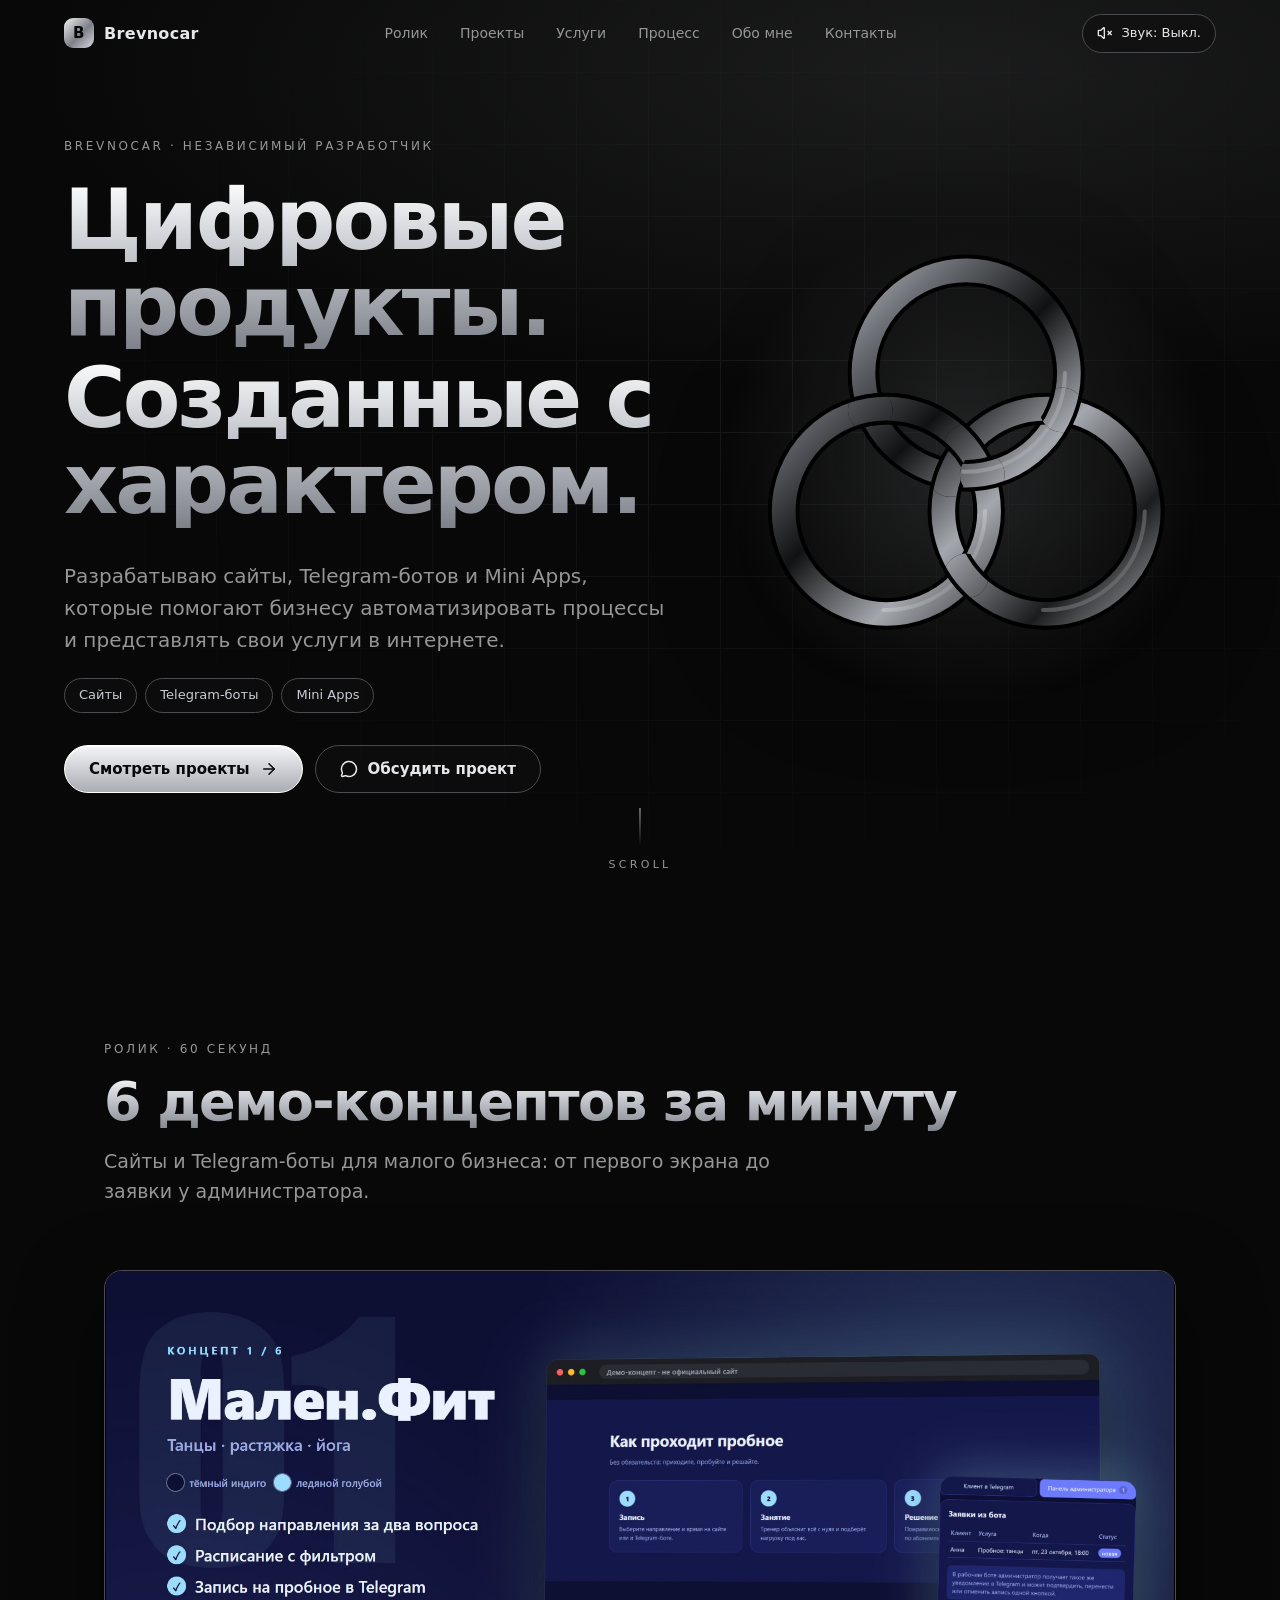
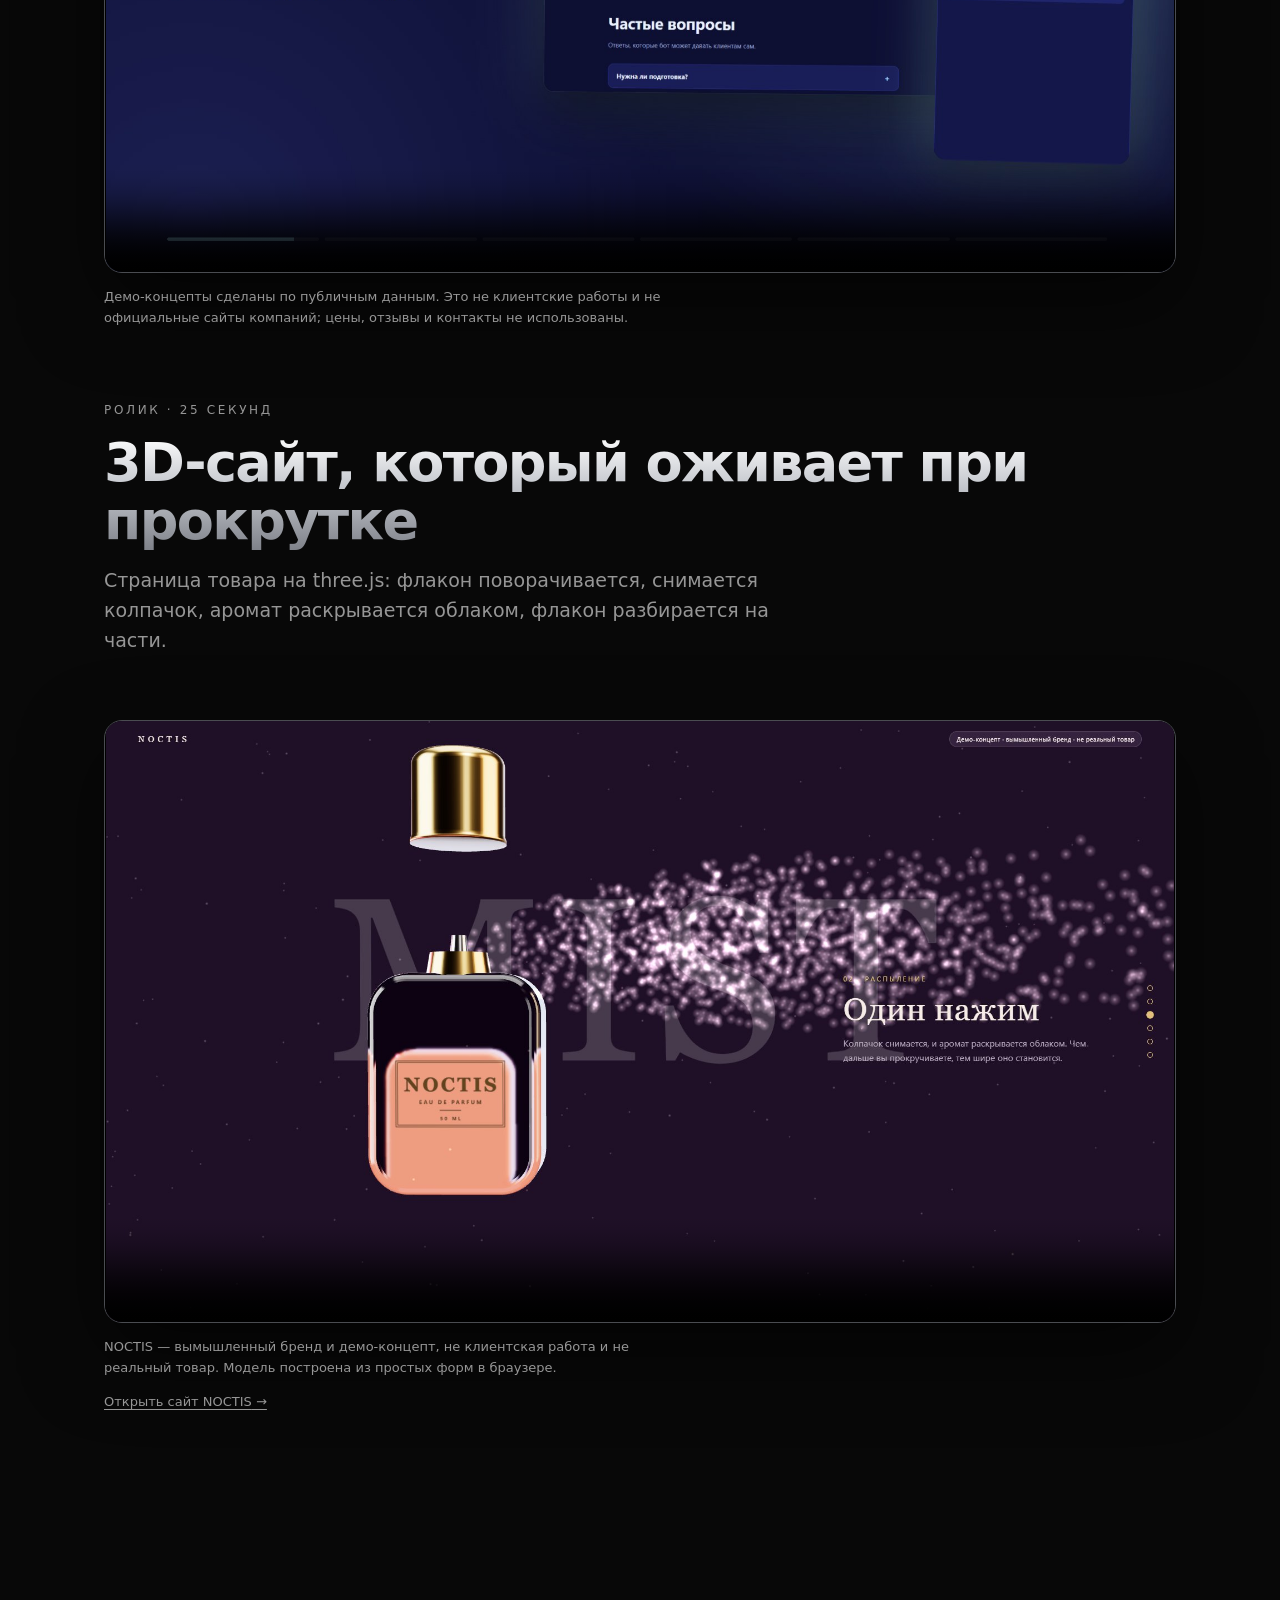
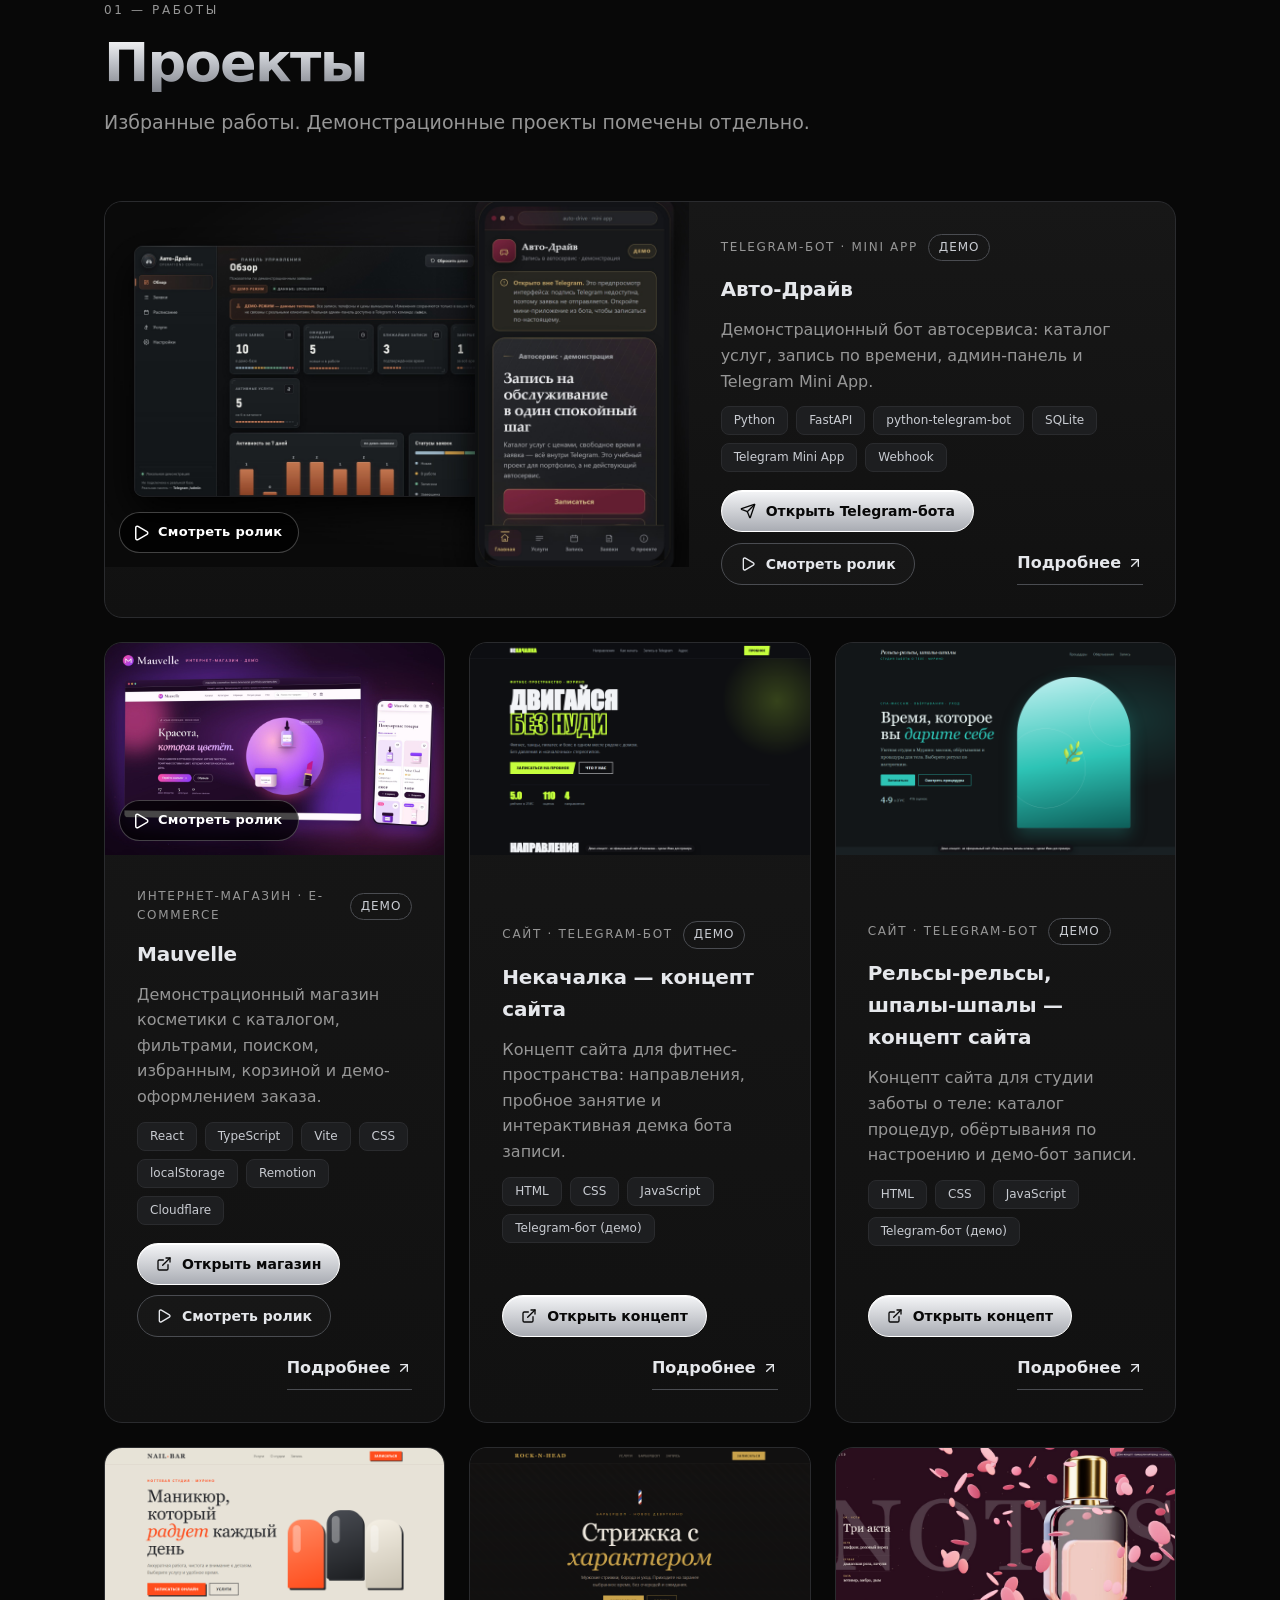
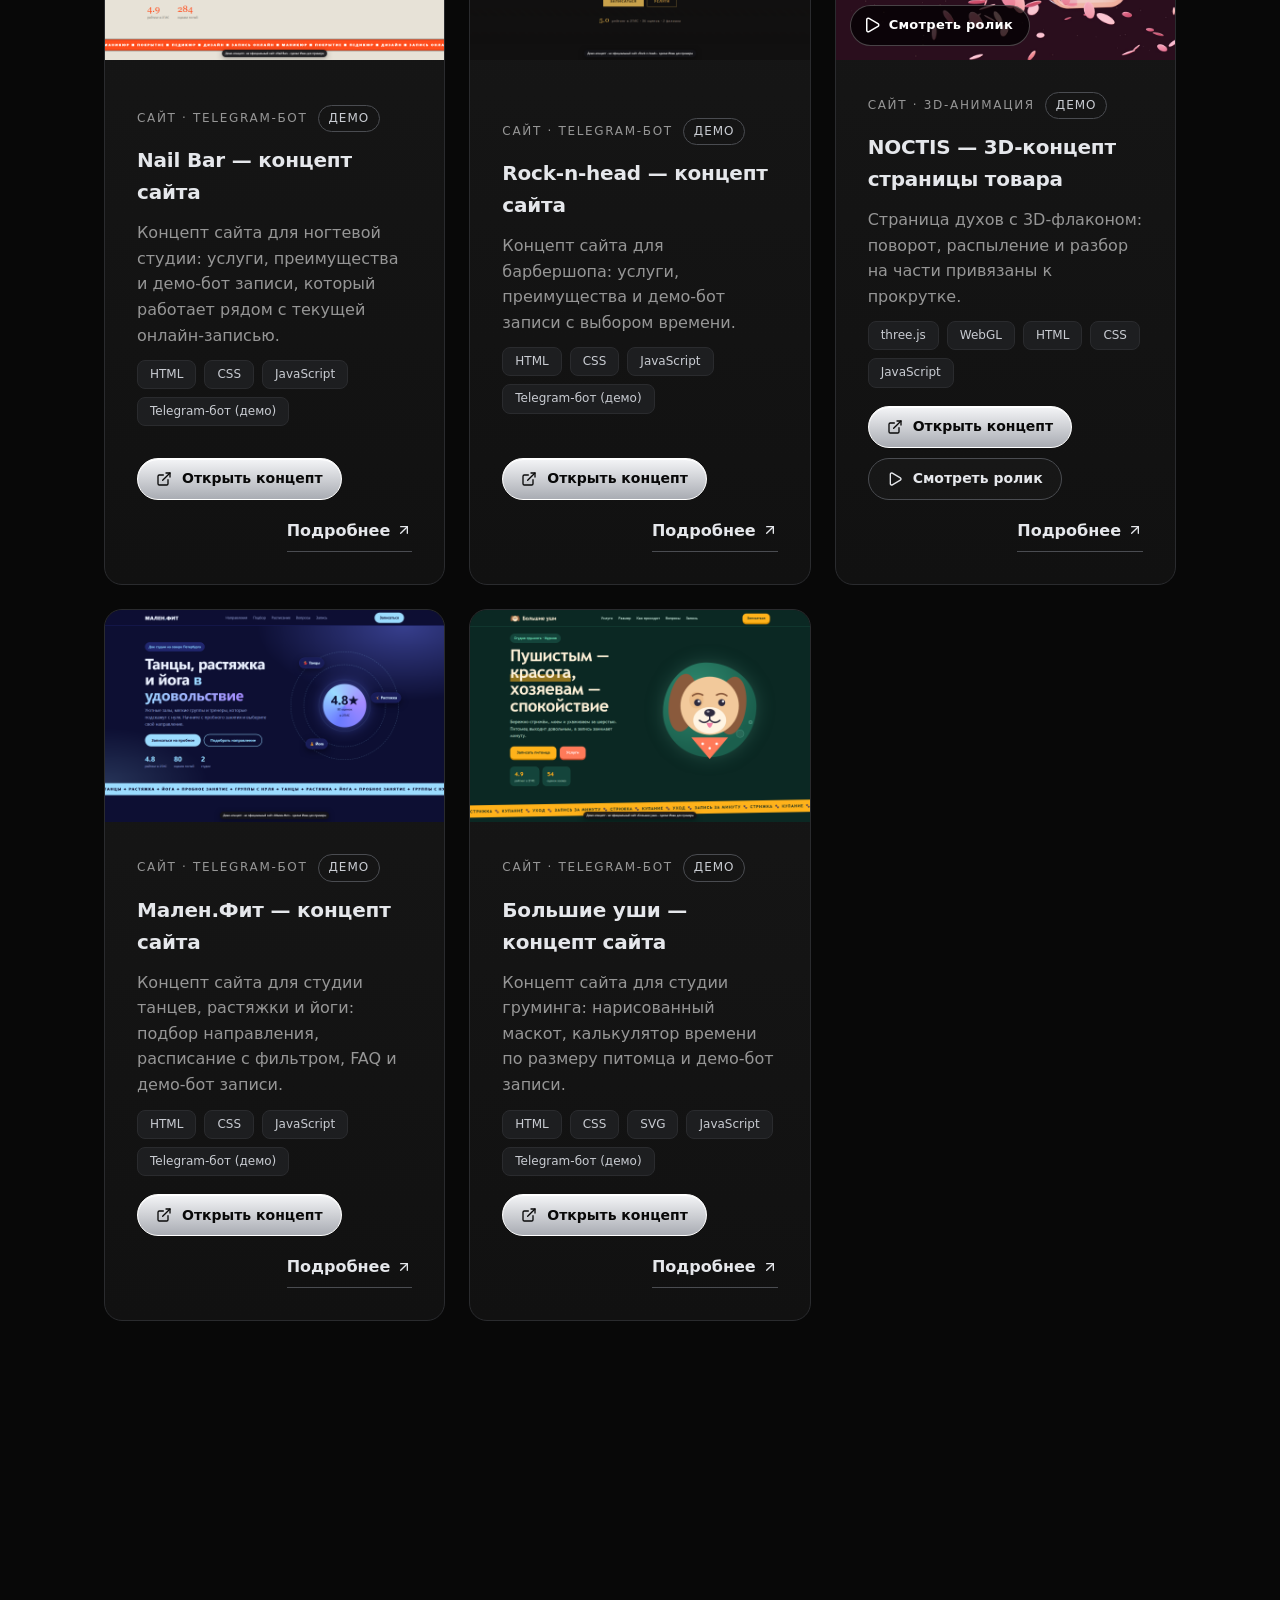
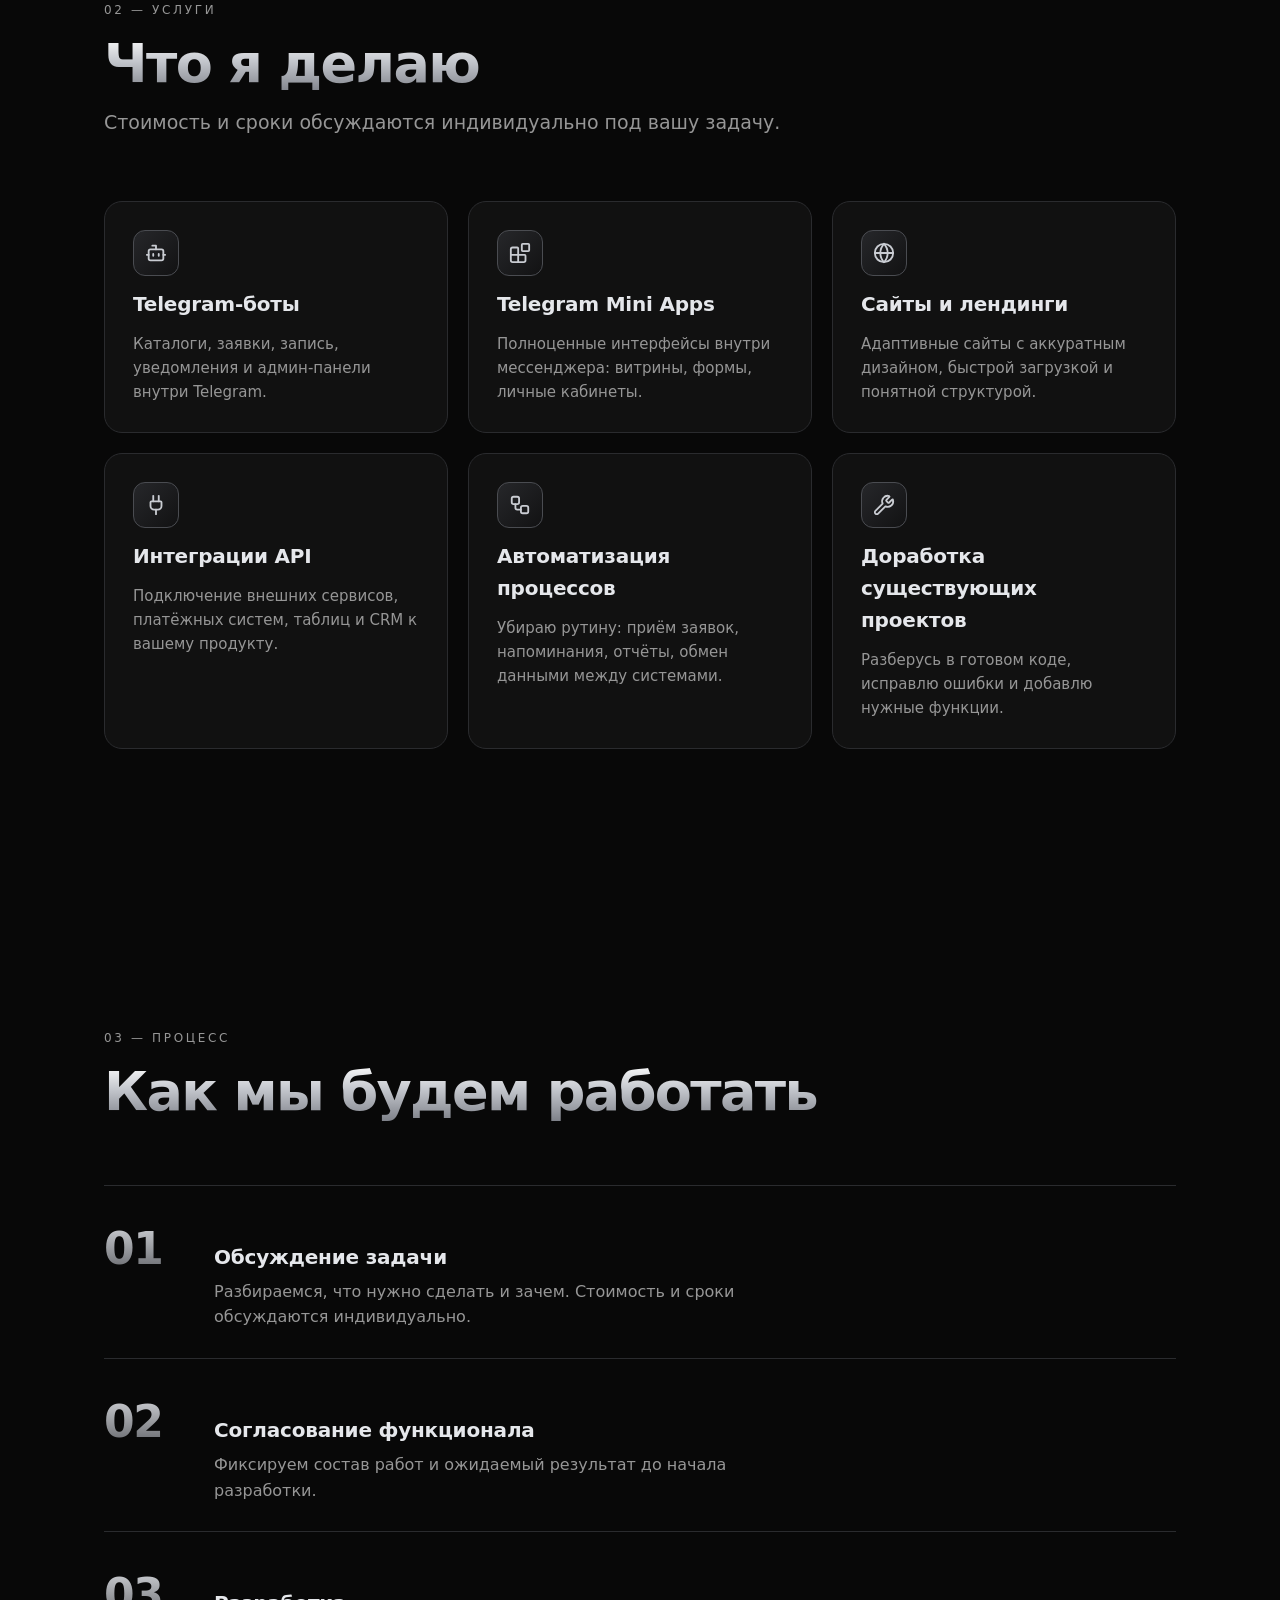
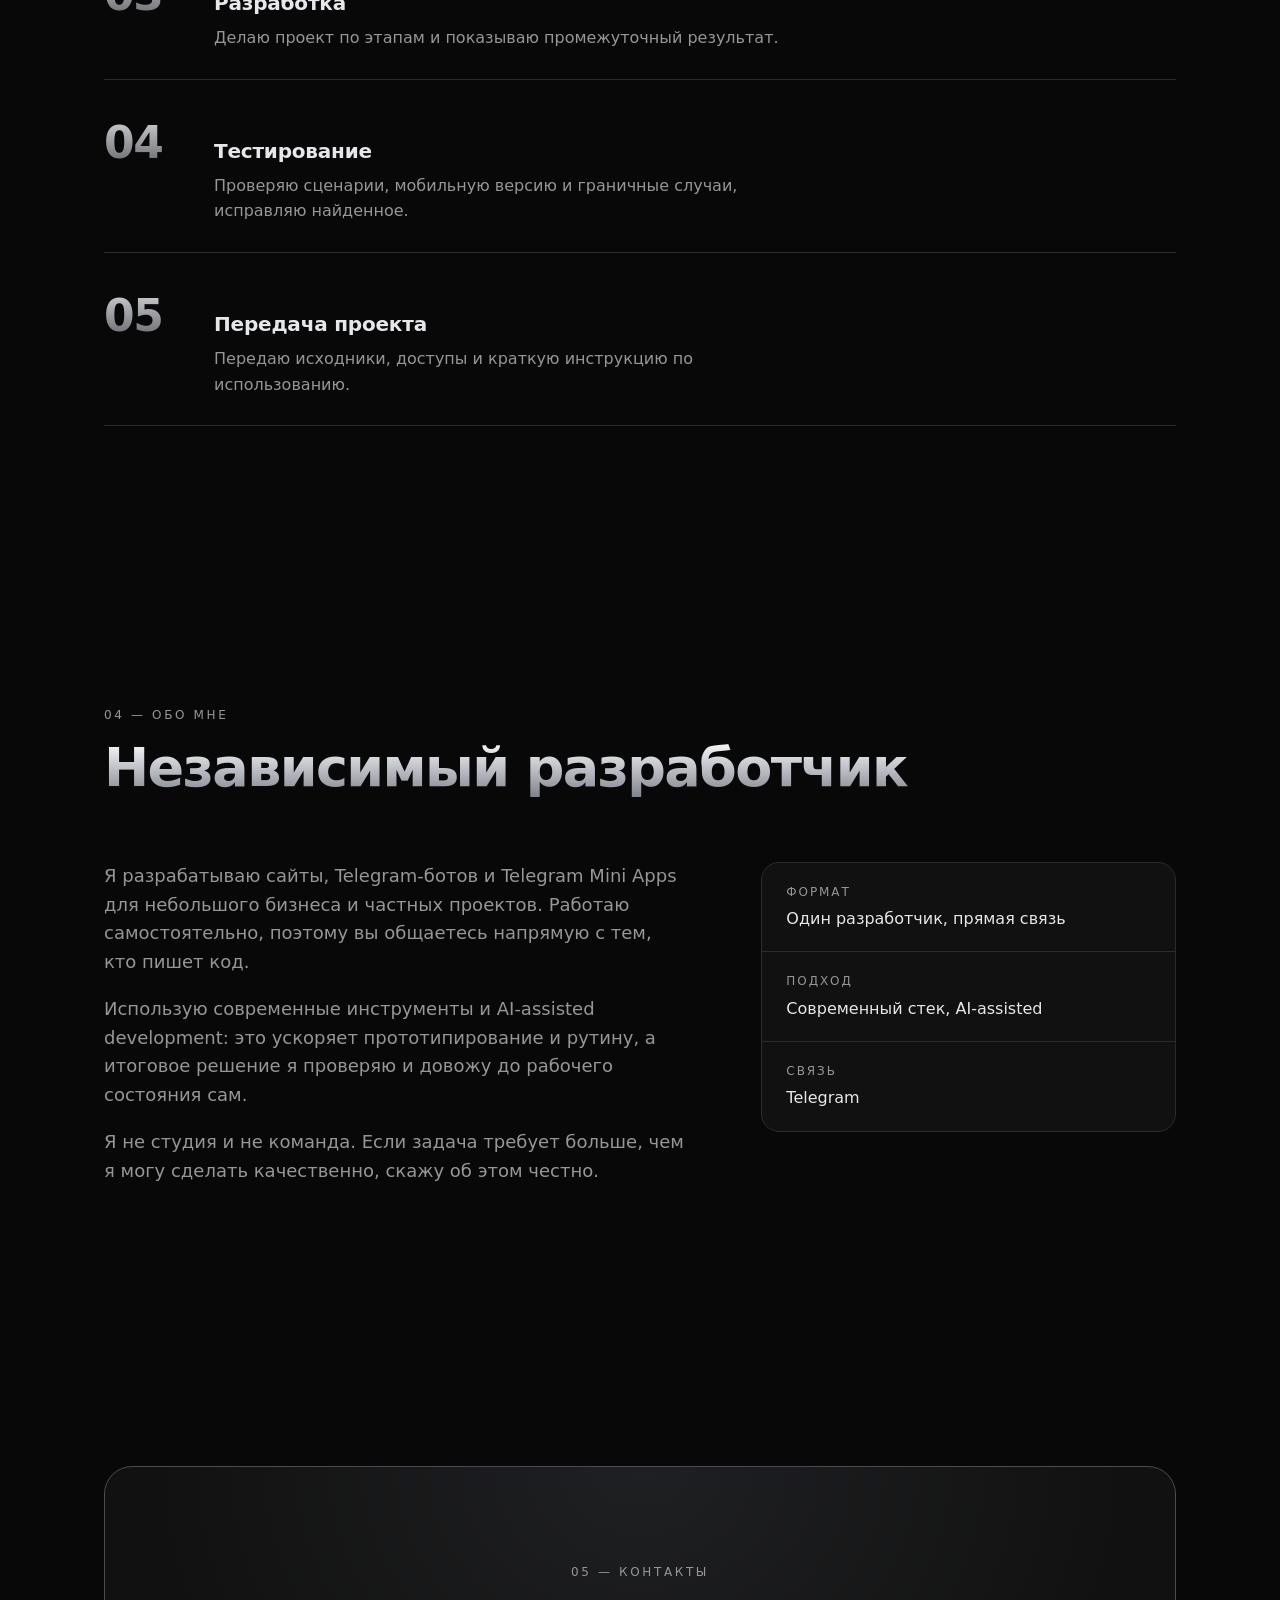
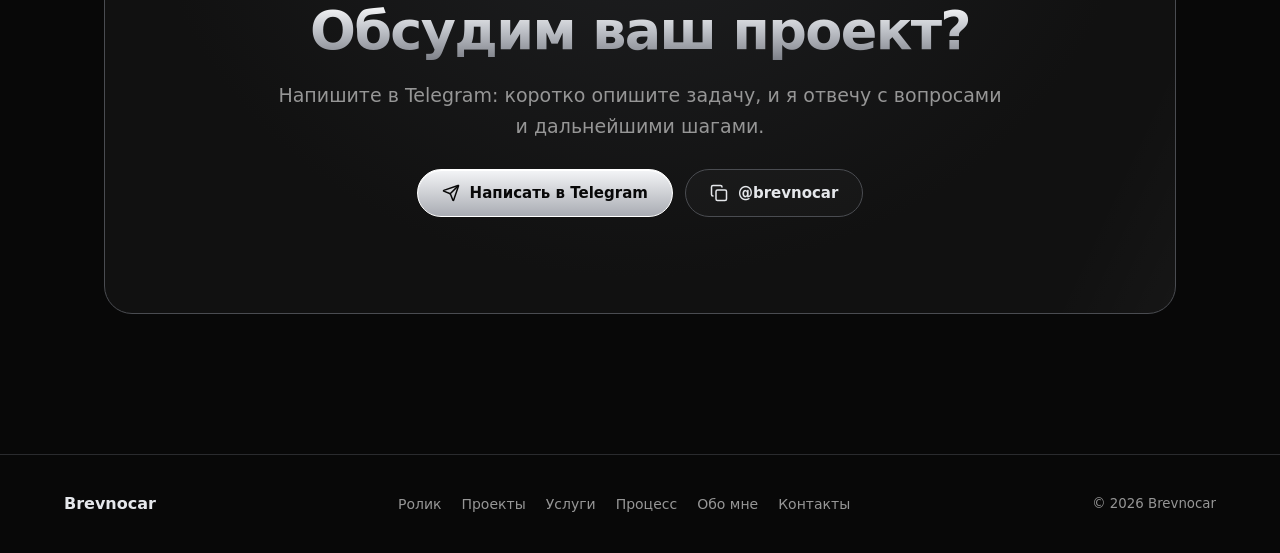
<file: index.html>
<!doctype html>
<html lang="ru">
  <head>
    <meta charset="UTF-8" />
    <meta name="viewport" content="width=device-width, initial-scale=1" />
    <title>Brevnocar — сайты, Telegram-боты и Mini Apps</title>
    <meta name="description" content="Brevnocar — независимый разработчик. Сайты, Telegram-боты, Telegram Mini Apps, интеграции API и автоматизация процессов." />
    <meta name="theme-color" content="#080808" />
    <link rel="icon" type="image/svg+xml" href="./favicon.svg" />
    <meta property="og:type" content="website" />
    <meta property="og:title" content="Brevnocar — цифровые продукты с характером" />
    <meta property="og:description" content="Сайты, Telegram-боты и Mini Apps для бизнеса." />
    <script type="application/ld+json">
      {"@context":"https://schema.org","@type":"Person","name":"Brevnocar","jobTitle":"Независимый разработчик","url":"https://t.me/brevnocar","knowsAbout":["Telegram-боты","Telegram Mini Apps","Веб-разработка","Интеграции API"]}
    </script>
    <script type="module" crossorigin src="./assets/index-BEfXWYaw.js"></script>
    <link rel="stylesheet" crossorigin href="./assets/index-DhYUUbaV.css">
  </head>
  <body>
    <div id="root"></div>
  </body>
</html>
</file>
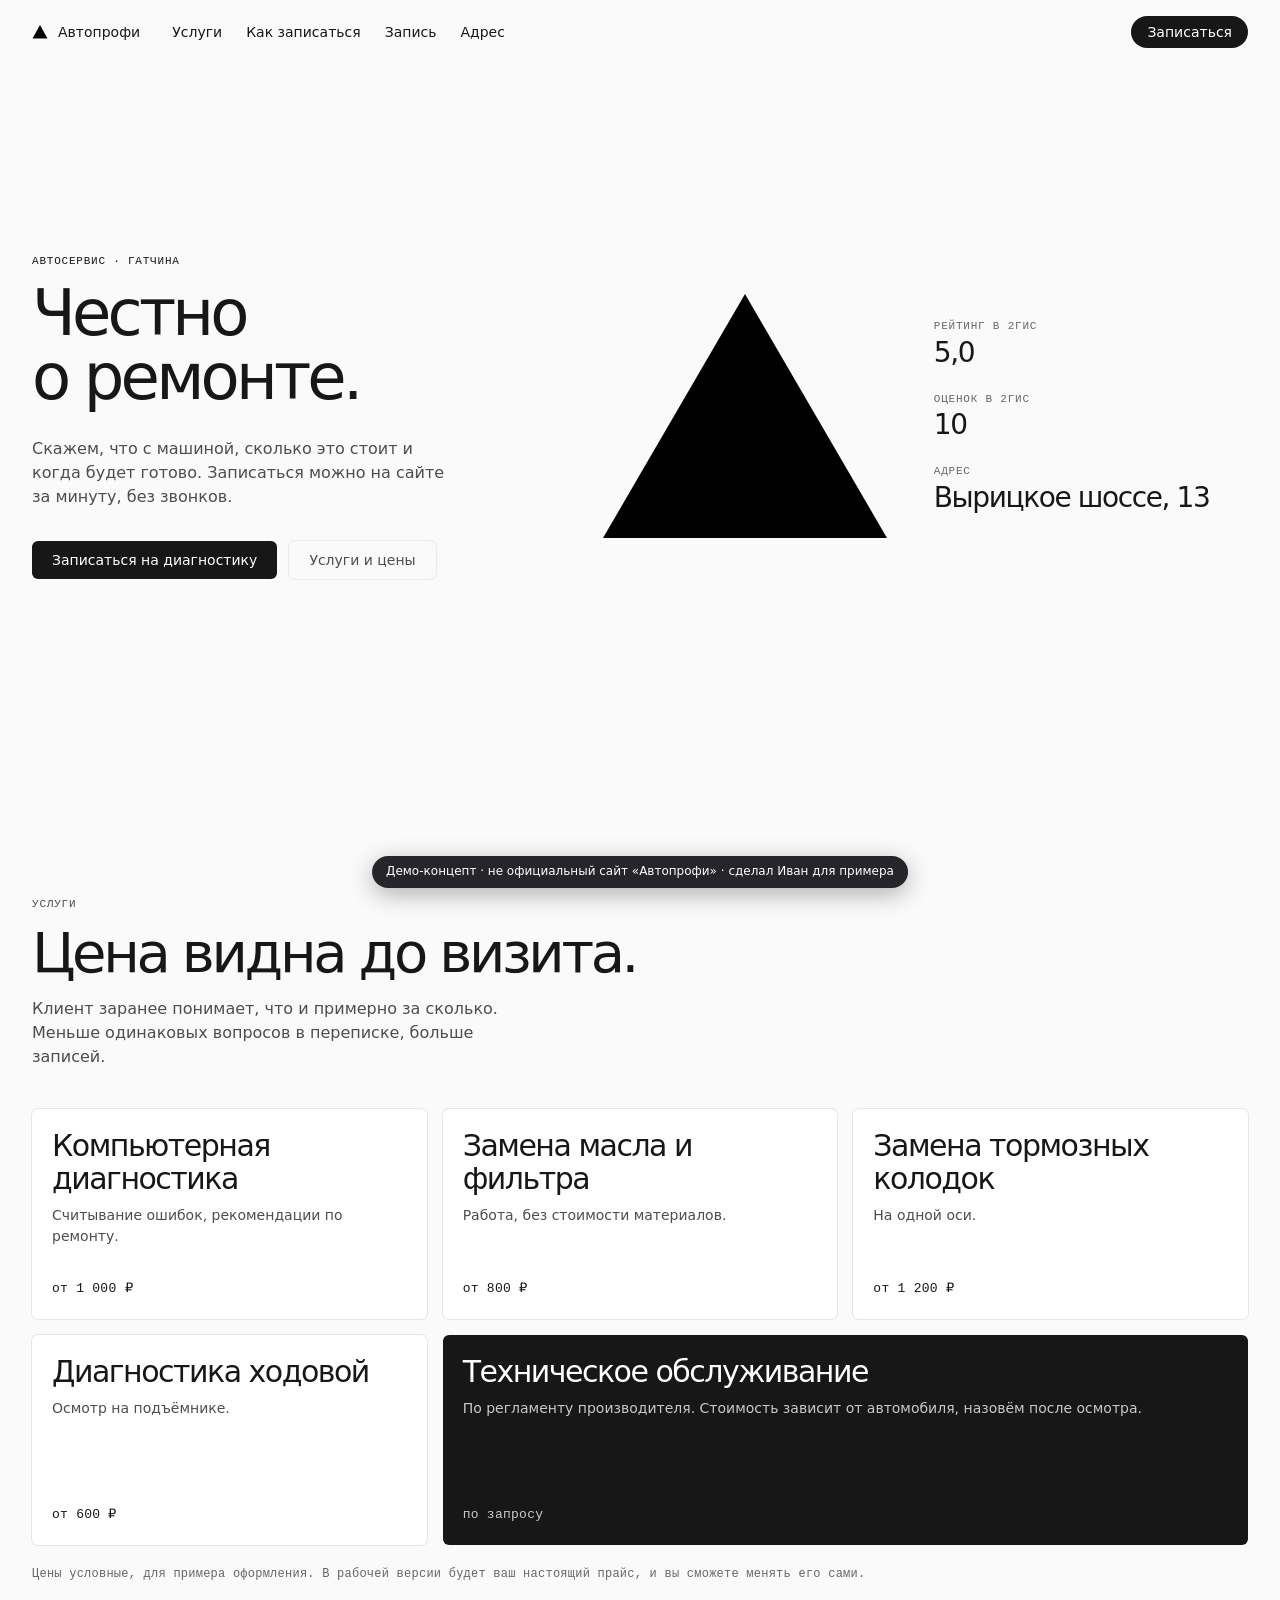
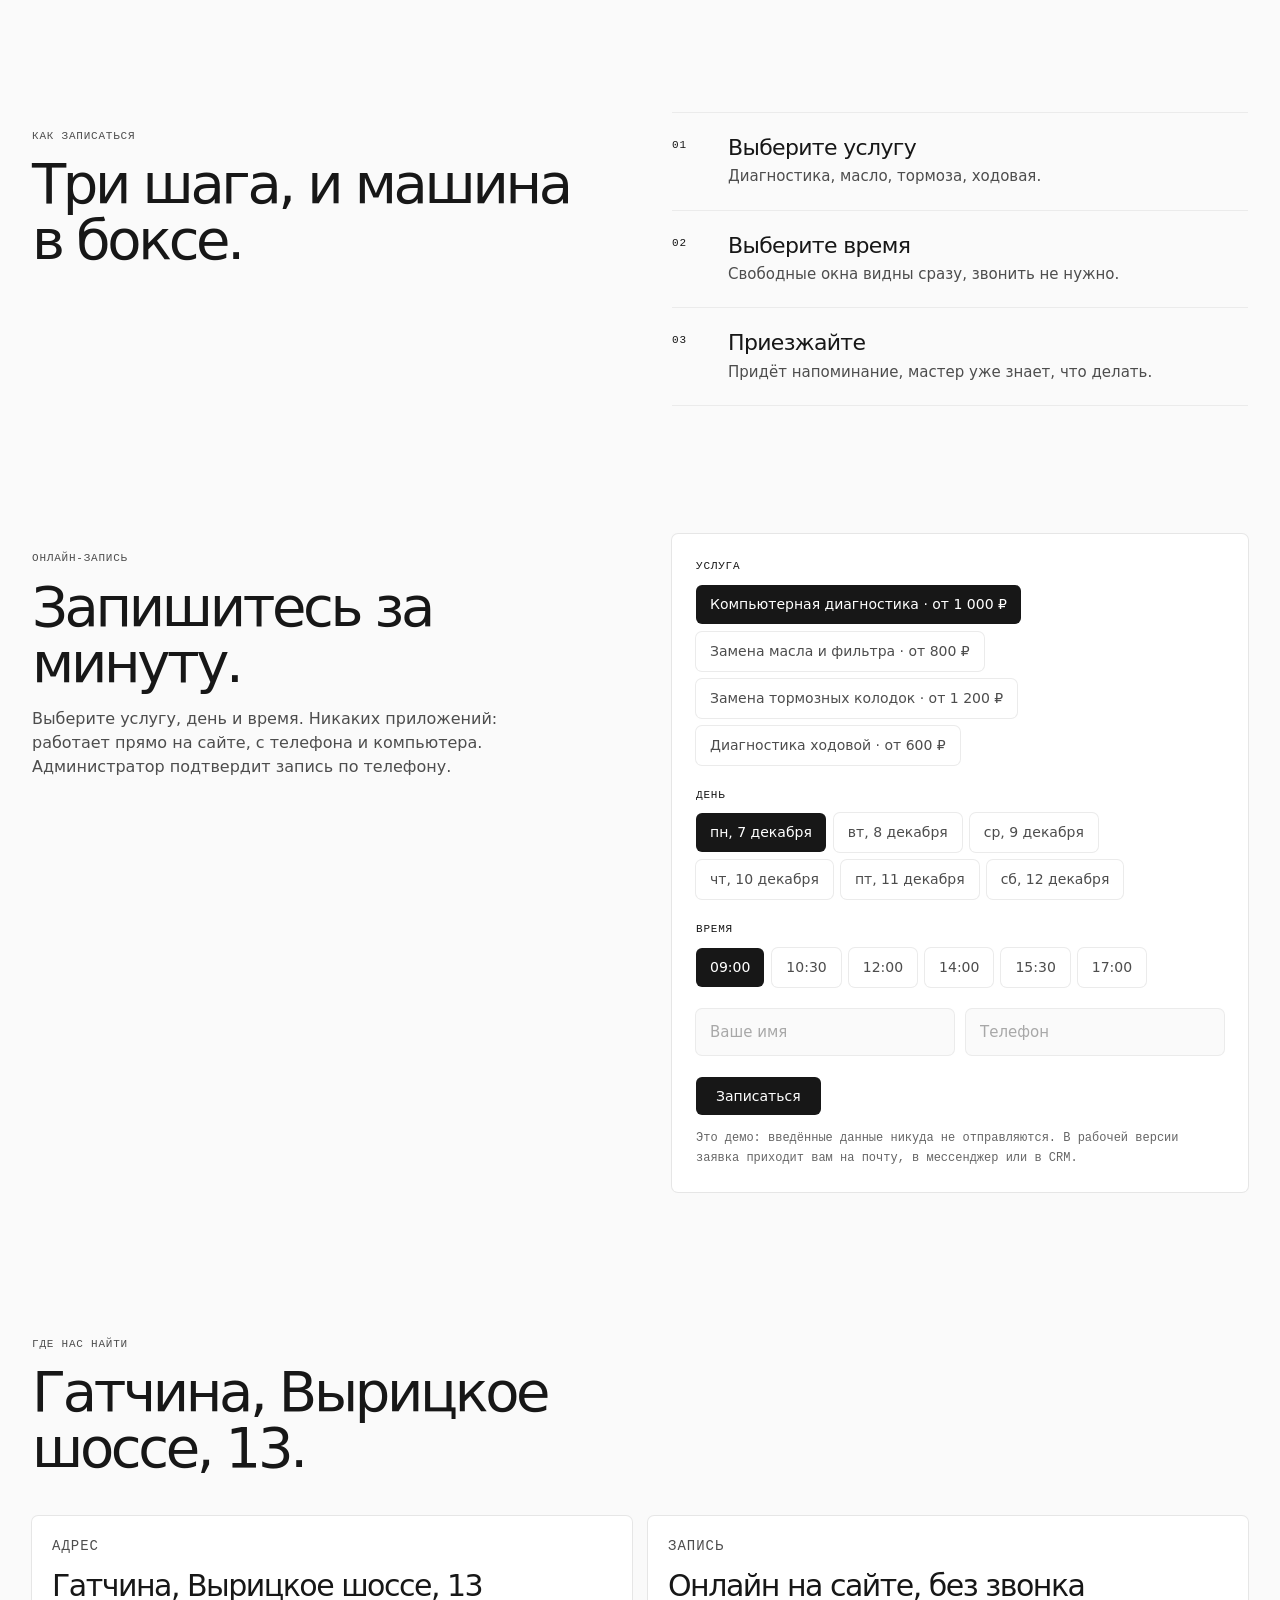
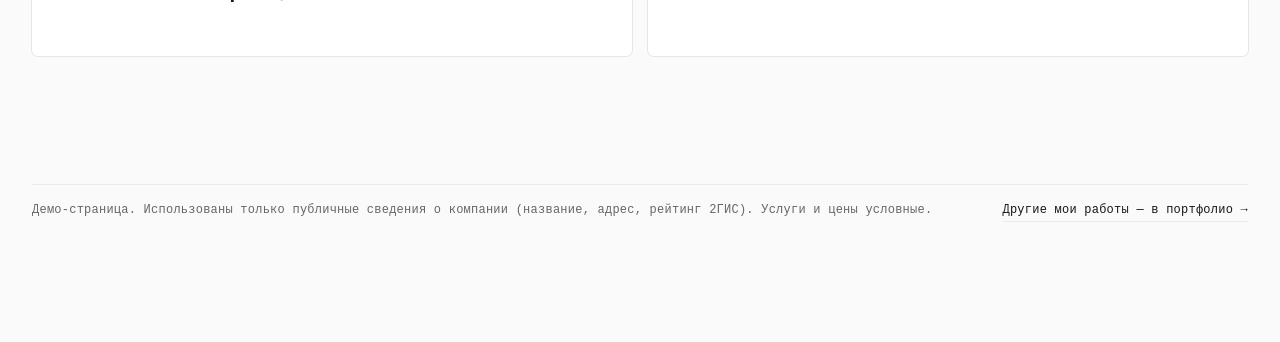
<file: autoprofi/index.html>
<!doctype html>
<html lang="ru" data-company="Автопрофи">
<head>
<meta charset="utf-8">
<meta name="viewport" content="width=device-width, initial-scale=1">
<meta name="robots" content="noindex">
<title>Автопрофи — автосервис в Гатчине (демо)</title>
<style>
:root {
  --paper:#fafafa; --white:#fff; --hair:#ebebeb; --smoke:#a8a8a8; --stone:#666; --charcoal:#4d4d4d; --ink:#171717; --carbon:#000; --green:#297a3a;
  --sans:"Geist", ui-sans-serif, system-ui, -apple-system, "Segoe UI", Roboto, sans-serif;
  --mono:"Geist Mono", ui-monospace, SFMono-Regular, Menlo, Consolas, monospace;
  --ring:0 0 0 1px rgba(0,0,0,.08), 0 0 0 2px var(--paper);
}
* { box-sizing:border-box; margin:0; }
html { scroll-behavior:smooth; }
body { background:var(--paper); color:var(--ink); font:400 16px/1.5 var(--sans); font-feature-settings:"calt" 0, "rlig", "ss11"; -webkit-font-smoothing:antialiased; overflow-x:hidden; }
a { color:inherit; text-decoration:none; }
button, input { font:inherit; color:inherit; }
.wrap { width:min(1280px, 100% - 64px); margin:0 auto; }
.mono { font-family:var(--mono); }
.eyebrow { font:400 11px/1.5 var(--mono); letter-spacing:.071em; text-transform:uppercase; color:var(--ink); margin-bottom:12px; }

/* навигация */
.nav { position:sticky; top:0; z-index:20; height:64px; background:rgba(250,250,250,.78); backdrop-filter:blur(20px); -webkit-backdrop-filter:blur(20px); }
.nav .wrap { display:flex; align-items:center; height:64px; gap:32px; }
.brand { display:flex; align-items:center; gap:10px; font:500 14px/1 var(--sans); }
.brand svg { width:16px; height:16px; }
.links { display:flex; gap:24px; font-size:14px; margin-right:auto; }
.links a { color:var(--ink); transition:color .2s; } .links a:hover { color:var(--stone); }
.btn { display:inline-block; background:var(--ink); color:var(--white); font:400 14px/1 var(--sans); padding:12px 20px; border-radius:6px; border:0; cursor:pointer; transition:background .2s; }
.btn:hover { background:#000; }
.btn.pill { border-radius:9999px; padding:9px 16px; }
.btn.ghost { background:transparent; color:var(--charcoal); box-shadow:0 0 0 1px var(--hair); padding:12px 20px; }
.btn.ghost:hover { background:var(--white); color:var(--ink); }

/* первый экран: три зоны */
.hero { padding:72px 0 120px; }
.hero .wrap { display:grid; grid-template-columns:1.5fr .9fr .9fr; gap:32px; align-items:center; min-height:560px; }
h1, h2, h3 { font-weight:450; }
h1 { font-size:clamp(44px, 5.2vw, 64px); line-height:1; letter-spacing:-.06em; margin-bottom:28px; }
.lead { color:var(--charcoal); max-width:420px; margin-bottom:32px; }
.cta { display:flex; gap:12px; flex-wrap:wrap; }
.glyph { position:relative; display:flex; justify-content:center; }
.glyph svg { width:min(100%, 300px); height:auto; animation:float 9s ease-in-out infinite; }
@keyframes float { 0%,100% { transform:translateY(0); } 50% { transform:translateY(-10px); } }
.stack { display:grid; gap:22px; }
.stack div { font:400 11px/1.6 var(--mono); letter-spacing:.071em; text-transform:uppercase; }
.stack b { display:block; font:400 28px/1.1 var(--sans); letter-spacing:-.05em; text-transform:none; margin-top:2px; }
.stack span { color:var(--stone); }

/* секции */
section { padding:64px 0; }
.sec-head { max-width:620px; margin-bottom:40px; }
h2 { font-size:clamp(34px, 4.4vw, 56px); line-height:1; letter-spacing:-.06em; }
.sec-head p { color:var(--charcoal); margin-top:16px; max-width:480px; }
.grid3 { display:grid; grid-template-columns:repeat(3, 1fr); gap:16px; }
.card { background:var(--white); border-radius:6px; box-shadow:var(--ring); padding:20px; display:flex; flex-direction:column; justify-content:space-between; min-height:210px; }
.card h3 { font-size:30px; line-height:1.1; letter-spacing:-.05em; margin-bottom:10px; }
.card p { font-size:14px; color:var(--charcoal); }
.card .price { font:400 13px/1.5 var(--mono); letter-spacing:.02em; margin-top:26px; color:var(--ink); }
.card.dark { background:var(--ink); color:var(--white); box-shadow:none; }
.card.dark p, .card.dark .price { color:#c9c9c9; }
.note { font:400 12px/1.6 var(--mono); color:var(--stone); margin-top:20px; letter-spacing:.02em; }

.two { display:grid; grid-template-columns:1fr 1fr; gap:64px; align-items:start; }
.steps { display:grid; gap:0; }
.step { display:grid; grid-template-columns:44px 1fr; gap:12px; padding:22px 0; border-top:1px solid var(--hair); }
.step:last-child { border-bottom:1px solid var(--hair); }
.step .n { font:400 11px/1.9 var(--mono); letter-spacing:.071em; }
.step h3 { font-size:22px; letter-spacing:-.03em; line-height:1.2; }
.step p { color:var(--charcoal); font-size:15px; margin-top:4px; }

/* форма записи */
.book { background:var(--white); border-radius:6px; box-shadow:var(--ring); padding:24px; }
.book fieldset { border:0; padding:0; margin:0 0 22px; min-width:0; }
.book legend { font:400 11px/1.5 var(--mono); letter-spacing:.071em; text-transform:uppercase; margin-bottom:10px; padding:0; }
.opts { display:flex; flex-wrap:wrap; gap:8px; }
.opts label { cursor:pointer; }
.opts input { position:absolute; opacity:0; pointer-events:none; }
.opts span { display:inline-block; padding:9px 14px; border-radius:6px; box-shadow:0 0 0 1px var(--hair); font-size:14px; color:var(--charcoal); transition:background .15s, color .15s, box-shadow .15s; }
.opts label:hover span { box-shadow:0 0 0 1px var(--smoke); }
.opts input:checked + span { background:var(--ink); color:var(--white); box-shadow:none; }
.opts input:focus-visible + span { outline:2px solid var(--ink); outline-offset:2px; }
.fld { display:grid; grid-template-columns:1fr 1fr; gap:12px; margin-bottom:22px; }
.fld input { width:100%; background:var(--paper); border:0; box-shadow:0 0 0 1px var(--hair); border-radius:6px; padding:12px 14px; font-size:15px; outline:none; transition:box-shadow .15s; }
.fld input:focus { box-shadow:0 0 0 1px var(--ink); }
.fld input::placeholder { color:var(--smoke); }
.hint { font:400 12px/1.6 var(--mono); color:var(--stone); margin-top:14px; }
.cli { background:var(--white); border-radius:6px; box-shadow:0 0 0 1px var(--hair); padding:20px; font:400 13px/1.9 var(--mono); display:none; }
.cli .cmd::before { content:"▲ "; } .cli .ok::before { content:"✓ "; color:var(--green); }
.cli .dim { color:var(--stone); }
.cli button { margin-top:16px; }

.addr { display:grid; grid-template-columns:1fr 1fr; gap:16px; margin-top:8px; }
.addr .card { min-height:140px; }
.addr h3 { font-size:30px; }
footer { padding:64px 0 120px; }
footer .wrap { border-top:1px solid var(--hair); padding-top:15px; display:flex; justify-content:space-between; gap:24px; flex-wrap:wrap; font:400 12px/1.7 var(--mono); color:var(--stone); letter-spacing:.02em; }
footer a { color:var(--ink); border-bottom:1px solid var(--hair); }

@media (max-width:960px) {
  .wrap { width:min(1280px, 100% - 40px); }
  .links { display:none; } .nav .wrap { justify-content:space-between; }
  .hero { padding:40px 0 70px; } .hero .wrap { grid-template-columns:1fr; min-height:0; gap:44px; }
  .glyph svg { width:180px; } .glyph { justify-content:flex-start; }
  .grid3, .two, .addr { grid-template-columns:1fr; } .two { gap:40px; }
  .fld { grid-template-columns:1fr; } section { padding:48px 0; }
}
@media (prefers-reduced-motion:reduce) { .glyph svg { animation:none; } html { scroll-behavior:auto; } }
</style>
</head>
<body>

<header class="nav"><div class="wrap">
  <a class="brand" href="#"><svg viewBox="0 0 16 16" aria-hidden="true"><path d="M8 1 15.5 14.5H.5z" fill="#000"/></svg>Автопрофи</a>
  <nav class="links"><a href="#services">Услуги</a><a href="#how">Как записаться</a><a href="#book">Запись</a><a href="#addr">Адрес</a></nav>
  <a class="btn pill" href="#book">Записаться</a>
</div></header>

<main>
<div class="hero"><div class="wrap">
  <div>
    <p class="eyebrow">Автосервис · Гатчина</p>
    <h1>Честно<br>о ремонте.</h1>
    <p class="lead">Скажем, что с машиной, сколько это стоит и когда будет готово. Записаться можно на сайте за минуту, без звонков.</p>
    <div class="cta"><a class="btn" href="#book">Записаться на диагностику</a><a class="btn ghost" href="#services">Услуги и цены</a></div>
  </div>
  <div class="glyph" aria-hidden="true">
    <svg viewBox="0 0 300 260"><path d="M150 8 292 252H8z" fill="#000"/></svg>
  </div>
  <div class="stack">
    <div><span>Рейтинг в 2ГИС</span><b>5,0</b></div>
    <div><span>Оценок в 2ГИС</span><b>10</b></div>
    <div><span>Адрес</span><b>Вырицкое шоссе, 13</b></div>
  </div>
</div></div>

<section id="services"><div class="wrap">
  <div class="sec-head"><p class="eyebrow">Услуги</p><h2>Цена видна до визита.</h2><p>Клиент заранее понимает, что и примерно за сколько. Меньше одинаковых вопросов в переписке, больше записей.</p></div>
  <div class="grid3">
    <div class="card"><div><h3>Компьютерная диагностика</h3><p>Считывание ошибок, рекомендации по ремонту.</p></div><div class="price">от 1 000 ₽</div></div>
    <div class="card"><div><h3>Замена масла и фильтра</h3><p>Работа, без стоимости материалов.</p></div><div class="price">от 800 ₽</div></div>
    <div class="card"><div><h3>Замена тормозных колодок</h3><p>На одной оси.</p></div><div class="price">от 1 200 ₽</div></div>
    <div class="card"><div><h3>Диагностика ходовой</h3><p>Осмотр на подъёмнике.</p></div><div class="price">от 600 ₽</div></div>
    <div class="card dark" style="grid-column:span 2"><div><h3>Техническое обслуживание</h3><p>По регламенту производителя. Стоимость зависит от автомобиля, назовём после осмотра.</p></div><div class="price">по запросу</div></div>
  </div>
  <p class="note">Цены условные, для примера оформления. В рабочей версии будет ваш настоящий прайс, и вы сможете менять его сами.</p>
</div></section>

<section id="how"><div class="wrap two">
  <div class="sec-head" style="margin-bottom:0"><p class="eyebrow">Как записаться</p><h2>Три шага, и машина в боксе.</h2></div>
  <div class="steps">
    <div class="step"><span class="n">01</span><div><h3>Выберите услугу</h3><p>Диагностика, масло, тормоза, ходовая.</p></div></div>
    <div class="step"><span class="n">02</span><div><h3>Выберите время</h3><p>Свободные окна видны сразу, звонить не нужно.</p></div></div>
    <div class="step"><span class="n">03</span><div><h3>Приезжайте</h3><p>Придёт напоминание, мастер уже знает, что делать.</p></div></div>
  </div>
</div></section>

<section id="book"><div class="wrap two">
  <div class="sec-head" style="margin-bottom:0">
    <p class="eyebrow">Онлайн-запись</p><h2>Запишитесь за минуту.</h2>
    <p>Выберите услугу, день и время. Никаких приложений: работает прямо на сайте, с телефона и компьютера. Администратор подтвердит запись по телефону.</p>
  </div>
  <div>
    <form class="book" id="bk" autocomplete="off">
      <fieldset><legend>Услуга</legend><div class="opts" id="o-svc"></div></fieldset>
      <fieldset><legend>День</legend><div class="opts" id="o-day"></div></fieldset>
      <fieldset><legend>Время</legend><div class="opts" id="o-time"></div></fieldset>
      <div class="fld"><input type="text" id="f-name" placeholder="Ваше имя" aria-label="Ваше имя"><input type="tel" id="f-tel" placeholder="Телефон" aria-label="Телефон"></div>
      <button class="btn" type="submit">Записаться</button>
      <p class="hint">Это демо: введённые данные никуда не отправляются. В рабочей версии заявка приходит вам на почту, в мессенджер или в CRM.</p>
    </form>
    <div class="cli" id="bk-done" role="status">
      <div class="cmd" id="c1"></div>
      <div class="ok">слот свободен</div>
      <div class="ok">заявка передана администратору</div>
      <div class="dim" id="c2" style="margin-top:8px"></div>
      <div class="dim">Это демо: на самом деле ничего не отправлено.</div>
      <button class="btn ghost" type="button" id="bk-again">Записаться ещё раз</button>
    </div>
  </div>
</div></section>

<section id="addr"><div class="wrap">
  <div class="sec-head"><p class="eyebrow">Где нас найти</p><h2>Гатчина, Вырицкое шоссе, 13.</h2></div>
  <div class="addr">
    <div class="card"><div><p class="eyebrow">Адрес</p><h3>Гатчина, Вырицкое шоссе, 13</h3></div></div>
    <div class="card"><div><p class="eyebrow">Запись</p><h3>Онлайн на сайте, без звонка</h3></div></div>
  </div>
</div></section>
</main>

<footer><div class="wrap">
  <span>Демо-страница. Использованы только публичные сведения о компании (название, адрес, рейтинг 2ГИС). Услуги и цены условные.</span>
  <a href="https://brevnocar-portfolio.brevnocar-portfolio.workers.dev" target="_blank" rel="noopener">Другие мои работы — в портфолио →</a>
</div></footer>

<script>
/* Демо-форма записи: всё считается в браузере, ничего не отправляется. */
(function () {
  var SVC = [['Компьютерная диагностика', 'от 1 000 ₽'], ['Замена масла и фильтра', 'от 800 ₽'], ['Замена тормозных колодок', 'от 1 200 ₽'], ['Диагностика ходовой', 'от 600 ₽']];
  var TIMES = ['09:00', '10:30', '12:00', '14:00', '15:30', '17:00'];
  var WD = ['вс', 'пн', 'вт', 'ср', 'чт', 'пт', 'сб'], MO = ['января', 'февраля', 'марта', 'апреля', 'мая', 'июня', 'июля', 'августа', 'сентября', 'октября', 'ноября', 'декабря'];
  function opts(id, name, items, label) {
    var el = document.getElementById(id);
    items.forEach(function (it, i) {
      var l = document.createElement('label');
      l.innerHTML = '<input type="radio" name="' + name + '" value="' + i + '"' + (i === 0 ? ' checked' : '') + '><span></span>';
      l.querySelector('span').textContent = label(it);
      el.appendChild(l);
    });
  }
  var days = [], d = new Date();
  while (days.length < 6) { d = new Date(d.getTime() + 864e5); if (d.getDay() !== 0) days.push(d); } // воскресенье выходной
  opts('o-svc', 'svc', SVC, function (x) { return x[0] + ' · ' + x[1]; });
  opts('o-day', 'day', days, function (x) { return WD[x.getDay()] + ', ' + x.getDate() + ' ' + MO[x.getMonth()]; });
  opts('o-time', 'time', TIMES, function (x) { return x; });
  function val(n) { return +document.querySelector('input[name=' + n + ']:checked').value; }
  var form = document.getElementById('bk'), done = document.getElementById('bk-done');
  form.addEventListener('submit', function (e) {
    e.preventDefault();
    var nm = document.getElementById('f-name').value.trim(), dd = days[val('day')];
    document.getElementById('c1').textContent = 'запись «' + SVC[val('svc')][0].toLowerCase() + '», ' + WD[dd.getDay()] + ' ' + dd.getDate() + ' ' + MO[dd.getMonth()] + ' в ' + TIMES[val('time')];
    document.getElementById('c2').textContent = (nm ? nm + ', ждём' : 'Ждём') + ' вас. Администратор подтвердит запись по телефону.';
    form.style.display = 'none'; done.style.display = 'block';
  });
  document.getElementById('bk-again').addEventListener('click', function () { done.style.display = 'none'; form.style.display = ''; form.reset(); });
})();
</script>
<script src="/_shared/ribbon.js"></script>
</body>
</html>
</file>
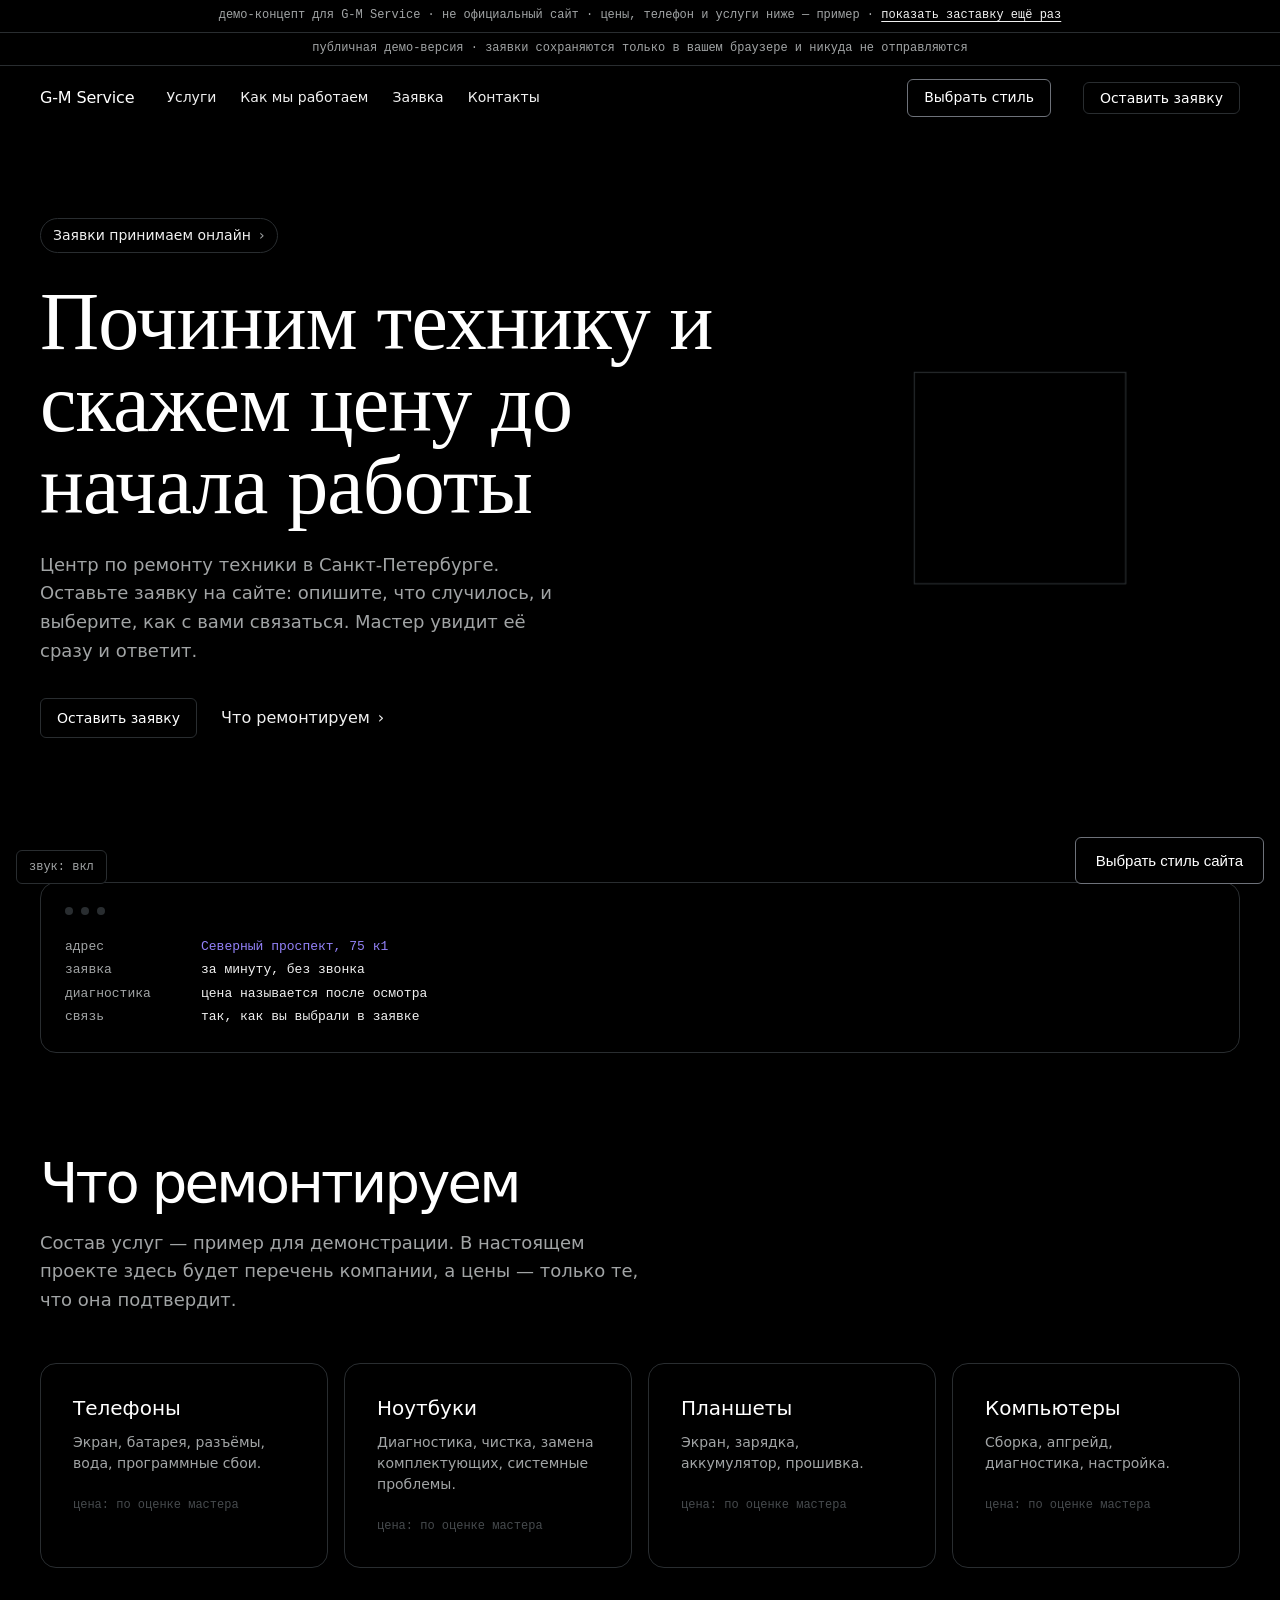
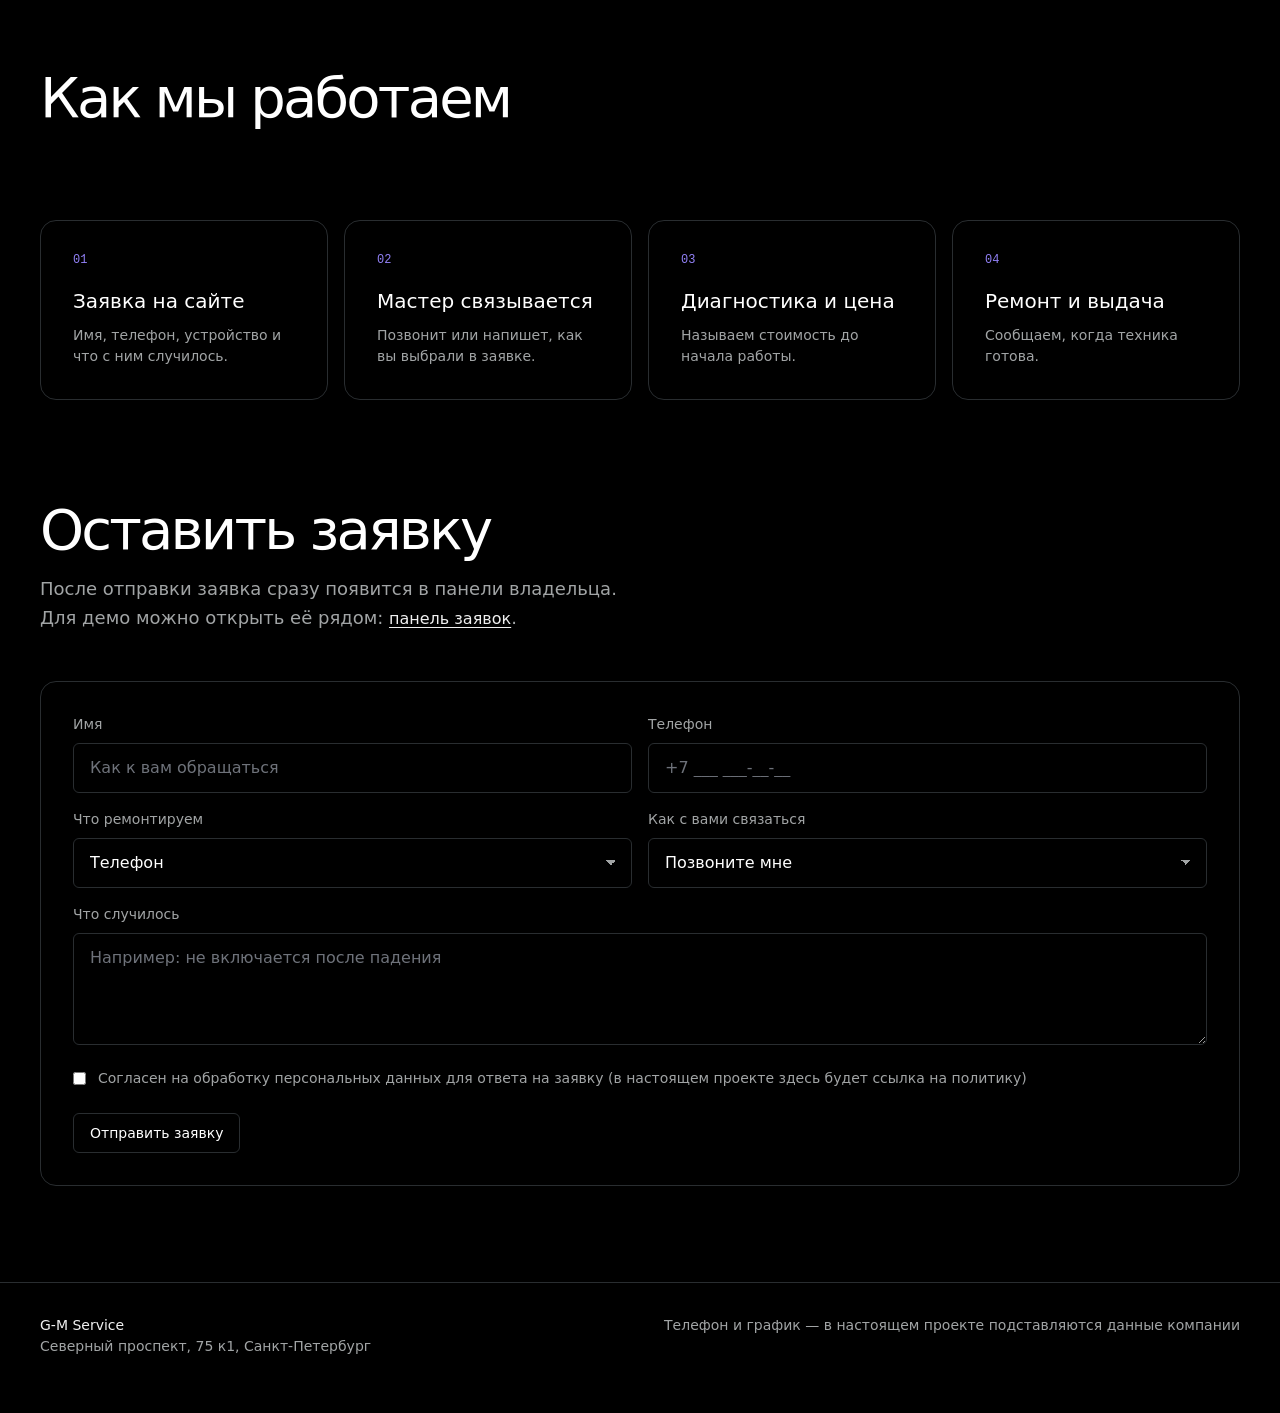
<file: gmservice/index.html>
<!doctype html>
<html lang="ru">
<head>
<meta charset="utf-8">
<meta name="viewport" content="width=device-width, initial-scale=1">
<meta name="robots" content="noindex">
<title>G-M Service: ремонт техники (демо)</title>
<style>
/* Токены из DESIGN.md: чёрный холст, рамки 1px, две радиуса (6 и 16), без теней и цветных кнопок */
:root {
  --void:#000; --line:#292d30; --white:#fff; --bone:#f0f0f0; --ash:#a1a4a5; --smoke:#abafb4; --iron:#6e727a; --charcoal:#464a4d;
  --iris:#9281f7; --blue:#70b8ff; --green:#3ad389; --red:#ff9592; --amber:#ffca16;
  --sans:'Inter', ui-sans-serif, system-ui, -apple-system, "Segoe UI", Roboto, sans-serif;
  --serif:'Playfair Display', 'GT Sectra', Georgia, 'Times New Roman', serif;
  --mono:'JetBrains Mono', 'Commit Mono', ui-monospace, SFMono-Regular, Menlo, Consolas, monospace;
  --r-s:6px; --r-l:16px;
}
* { box-sizing:border-box; margin:0; }
html { scroll-behavior:smooth; }
body { background:var(--void); color:var(--bone); font:400 16px/1.5 var(--sans); -webkit-font-smoothing:antialiased; }
a { color:inherit; text-decoration:none; }
.wrap { width:min(1200px, 100% - 48px); margin:0 auto; }
.mono { font-family:var(--mono); }
.demo { border-bottom:1px solid var(--line); text-align:center; font:400 12px/1.33 var(--mono); color:var(--ash); padding:8px 12px; }
.nav { position:sticky; top:0; z-index:5; background:rgba(0,0,0,.95); backdrop-filter:blur(25px); }
.nav .wrap { display:flex; align-items:center; gap:32px; height:64px; }
.brand { font:500 16px/1 var(--sans); letter-spacing:-.01em; color:var(--white); }
.nav nav { display:flex; gap:24px; margin-right:auto; font-size:14px; color:var(--bone); }
.nav nav a:hover { color:var(--white); text-decoration:underline; text-underline-offset:4px; }
/* кнопка: прозрачная, рамка 1px, белый текст, радиус 6, никогда не залита цветом */
.btn { display:inline-block; cursor:pointer; background:transparent; color:var(--white); border:1px solid var(--line); border-radius:var(--r-s); padding:12px 16px; font:500 14px/1 var(--sans); transition:border-color .15s ease-out; }
.btn:hover { border-color:var(--white); }
.btn:disabled { color:var(--iron); border-color:var(--line); cursor:default; }
.btn.sm { padding:8px 16px; }
.pill { display:inline-flex; align-items:center; gap:8px; border:1px solid var(--line); border-radius:9999px; padding:6px 12px; font-size:14px; color:var(--bone); margin-bottom:28px; }
.pill b { font-weight:400; color:var(--ash); }
.link { display:inline-flex; gap:8px; align-items:center; color:var(--bone); font-size:16px; }
.link:hover { color:var(--white); }
.hero { padding:88px 0 96px; }
.hero .wrap { display:grid; grid-template-columns:1.3fr .8fr; gap:48px; align-items:center; }
h1 { font:400 clamp(40px,6.4vw,84px)/1 var(--serif); letter-spacing:-.01em; color:var(--white); margin-bottom:24px; }
.lead { color:var(--ash); max-width:520px; margin-bottom:32px; font-size:18px; line-height:1.6; }
.cta { display:flex; gap:24px; flex-wrap:wrap; align-items:center; }
/* куб: чёрные грани с тонкими рёбрами, медленно вращается */
.cubewrap { display:grid; place-items:center; height:380px; perspective:900px; }
.cube { width:190px; height:190px; position:relative; transform-style:preserve-3d; animation:spin 28s linear infinite; }
.cube i { position:absolute; inset:0; background:var(--void); border:1px solid var(--line); }
.cube i:nth-child(1) { transform:translateZ(95px); }
.cube i:nth-child(2) { transform:rotateY(180deg) translateZ(95px); }
.cube i:nth-child(3) { transform:rotateY(90deg) translateZ(95px); }
.cube i:nth-child(4) { transform:rotateY(-90deg) translateZ(95px); }
.cube i:nth-child(5) { transform:rotateX(90deg) translateZ(95px); }
.cube i:nth-child(6) { transform:rotateX(-90deg) translateZ(95px); }
@keyframes spin { from { transform:rotateX(-22deg) rotateY(0); } to { transform:rotateX(-22deg) rotateY(360deg); } }
section { padding:48px 0; }
h2 { font:400 clamp(34px,4.4vw,56px)/1.2 var(--sans); letter-spacing:-.05em; color:var(--white); margin-bottom:12px; }
.sub { color:var(--ash); max-width:600px; margin-bottom:48px; font-size:18px; line-height:1.6; }
.grid { display:grid; grid-template-columns:repeat(auto-fit,minmax(240px,1fr)); gap:16px; }
.card { border:1px solid var(--line); border-radius:var(--r-l); padding:32px; background:var(--void); }
.svc h3, .steps h3 { font:500 20px/1.2 var(--sans); color:var(--white); margin-bottom:12px; }
.svc p, .steps p { color:var(--ash); font-size:14px; line-height:1.5; }
.svc .price { display:block; margin-top:24px; font:400 12px/1.33 var(--mono); color:var(--charcoal); }
.steps .n { display:block; font:400 12px/1.33 var(--mono); color:var(--iris); margin-bottom:20px; }
/* окно «терминала» с фактами */
.term { border:1px solid var(--line); border-radius:var(--r-l); padding:24px; font:400 13px/1.8 var(--mono); }
.term .dots { display:flex; gap:8px; margin-bottom:20px; }
.term .dots i { width:8px; height:8px; border-radius:50%; background:var(--line); }
.term div.row { display:flex; gap:16px; flex-wrap:wrap; }
.term .k { color:var(--ash); min-width:120px; }
.term .v { color:var(--iris); }
.term .p { color:var(--bone); }
.form { display:grid; grid-template-columns:1fr 1fr; gap:16px; }
.form .full { grid-column:1/-1; }
label { display:block; font-size:14px; color:var(--ash); margin-bottom:8px; }
input[type=text], input[type=tel], select, textarea { width:100%; background:var(--void); color:var(--white); border:1px solid var(--line); border-radius:var(--r-s); padding:12px 16px; font:400 16px/1.5 var(--sans); outline:none; transition:border-color .15s ease-out; }
select { appearance:none; background-image:linear-gradient(45deg,transparent 50%,var(--ash) 50%),linear-gradient(135deg,var(--ash) 50%,transparent 50%); background-position:calc(100% - 20px) 50%,calc(100% - 15px) 50%; background-size:5px 5px; background-repeat:no-repeat; }
input:focus, select:focus, textarea:focus { border-color:var(--white); }
::placeholder { color:var(--iron); }
textarea { min-height:112px; resize:vertical; }
.hp { position:absolute; left:-9999px; width:1px; height:1px; opacity:0; }
.consent { display:flex; gap:12px; align-items:flex-start; font-size:14px; color:var(--ash); }
.consent input { margin-top:4px; accent-color:var(--white); }
.msg { font-size:14px; min-height:22px; margin-left:12px; }
.msg.err { color:var(--red); }
.done { display:none; text-align:center; padding:48px 10px; }
.done b { display:block; font:400 32px/1.2 var(--serif); color:var(--white); margin-bottom:12px; }
.done p { color:var(--ash); margin-bottom:24px; }
footer { border-top:1px solid var(--line); padding:32px 0 56px; color:var(--ash); font-size:14px; margin-top:48px; }
footer .wrap { display:flex; justify-content:space-between; gap:24px; flex-wrap:wrap; }
footer b { color:var(--bone); font-weight:500; }
/* заставка «лесенка»: чёрные колонки с тонкими рёбрами уезжают вверх */
#pre { position:fixed; inset:0; z-index:100; display:flex; pointer-events:none; }
#pre.run { pointer-events:auto; }
#pre .col { flex:1; background:var(--void); border-right:1px solid var(--line); transition:transform .9s cubic-bezier(.76,0,.24,1); }
#pre.out .col { transform:translateY(-101%); }
#pre .logo { position:absolute; inset:0; display:grid; place-content:center; text-align:center; transition:opacity .35s; }
#pre .logo b { display:block; font:400 clamp(40px,8vw,96px)/1 var(--serif); letter-spacing:-.01em; color:var(--white); }
#pre .logo span { margin-top:12px; color:var(--ash); font:400 12px/1.33 var(--mono); }
#pre.out .logo { opacity:0; }
#pre.gone { display:none; }
.replay { background:none; border:0; color:var(--bone); cursor:pointer; font:inherit; text-decoration:underline; text-underline-offset:3px; padding:0; }
@media (prefers-reduced-motion:reduce) { #pre { display:none; } .cube { animation:none; transform:rotateX(-22deg) rotateY(35deg); } }
@media (max-width:860px) { .hero .wrap { grid-template-columns:1fr; } .cubewrap { height:260px; } .form { grid-template-columns:1fr; } .nav nav { display:none; } .nav .wrap { justify-content:space-between; } }
</style>
</head>
<body>
<div id="pre" class="run" aria-hidden="true"><div class="logo"><b>G-M Service</b><span>ремонт техники</span></div></div>
<div class="demo">демо-концепт для G-M Service · не официальный сайт · цены, телефон и услуги ниже — пример · <button class="replay" id="replay" type="button">показать заставку ещё раз</button></div>
<header class="nav"><div class="wrap">
  <a class="brand" href="#top">G-M Service</a>
  <nav><a href="#services">Услуги</a><a href="#how">Как мы работаем</a><a href="#request">Заявка</a><a href="#contacts">Контакты</a></nav>
  <a class="btn sm" href="#request">Оставить заявку</a>
</div></header>

<main id="top">
<section class="hero"><div class="wrap">
  <div>
    <span class="pill">Заявки принимаем онлайн <b>›</b></span>
    <h1>Починим технику и скажем цену до начала работы</h1>
    <p class="lead">Центр по ремонту техники в Санкт-Петербурге. Оставьте заявку на сайте: опишите, что случилось, и выберите, как с вами связаться. Мастер увидит её сразу и ответит.</p>
    <div class="cta"><a class="btn" href="#request">Оставить заявку</a><a class="link" href="#services">Что ремонтируем <span aria-hidden="true">›</span></a></div>
  </div>
  <div class="cubewrap" aria-hidden="true"><div class="cube"><i></i><i></i><i></i><i></i><i></i><i></i></div></div>
</div></section>

<section><div class="wrap">
  <div class="term">
    <div class="dots"><i></i><i></i><i></i></div>
    <div class="row"><span class="k">адрес</span><span class="v">Северный проспект, 75 к1</span></div>
    <div class="row"><span class="k">заявка</span><span class="p">за минуту, без звонка</span></div>
    <div class="row"><span class="k">диагностика</span><span class="p">цена называется после осмотра</span></div>
    <div class="row"><span class="k">связь</span><span class="p">так, как вы выбрали в заявке</span></div>
  </div>
</div></section>

<section id="services"><div class="wrap">
  <h2>Что ремонтируем</h2>
  <p class="sub">Состав услуг — пример для демонстрации. В настоящем проекте здесь будет перечень компании, а цены — только те, что она подтвердит.</p>
  <div class="grid">
    <div class="card svc"><h3>Телефоны</h3><p>Экран, батарея, разъёмы, вода, программные сбои.</p><span class="price">цена: по оценке мастера</span></div>
    <div class="card svc"><h3>Ноутбуки</h3><p>Диагностика, чистка, замена комплектующих, системные проблемы.</p><span class="price">цена: по оценке мастера</span></div>
    <div class="card svc"><h3>Планшеты</h3><p>Экран, зарядка, аккумулятор, прошивка.</p><span class="price">цена: по оценке мастера</span></div>
    <div class="card svc"><h3>Компьютеры</h3><p>Сборка, апгрейд, диагностика, настройка.</p><span class="price">цена: по оценке мастера</span></div>
  </div>
</div></section>

<section id="how"><div class="wrap">
  <h2>Как мы работаем</h2>
  <p class="sub">Простой путь от заявки до готовой техники.</p>
  <div class="grid steps">
    <div class="card"><span class="n">01</span><h3>Заявка на сайте</h3><p>Имя, телефон, устройство и что с ним случилось.</p></div>
    <div class="card"><span class="n">02</span><h3>Мастер связывается</h3><p>Позвонит или напишет, как вы выбрали в заявке.</p></div>
    <div class="card"><span class="n">03</span><h3>Диагностика и цена</h3><p>Называем стоимость до начала работы.</p></div>
    <div class="card"><span class="n">04</span><h3>Ремонт и выдача</h3><p>Сообщаем, когда техника готова.</p></div>
  </div>
</div></section>

<section id="request"><div class="wrap">
  <h2>Оставить заявку</h2>
  <p class="sub">После отправки заявка сразу появится в панели владельца. Для демо можно открыть её рядом: <a class="link" href="admin.html" target="_blank" style="text-decoration:underline;text-underline-offset:3px">панель заявок</a>.</p>
  <div class="card">
    <form id="f" class="form" autocomplete="on" novalidate>
      <div><label for="name">Имя</label><input id="name" name="name" type="text" maxlength="60" placeholder="Как к вам обращаться"></div>
      <div><label for="phone">Телефон</label><input id="phone" name="phone" type="tel" maxlength="30" placeholder="+7 ___ ___-__-__"></div>
      <div><label for="device">Что ремонтируем</label>
        <select id="device"><option>Телефон</option><option>Ноутбук</option><option>Планшет</option><option>Компьютер</option><option>Другая техника</option></select></div>
      <div><label for="contact">Как с вами связаться</label>
        <select id="contact"><option>Позвоните мне</option><option>Напишите в Telegram</option><option>Напишите в WhatsApp</option></select></div>
      <div class="full"><label for="text">Что случилось</label><textarea id="text" maxlength="600" placeholder="Например: не включается после падения"></textarea></div>
      <div class="hp" aria-hidden="true"><label for="website">Не заполняйте это поле</label><input id="website" type="text" tabindex="-1" autocomplete="off"></div>
      <label class="consent full"><input id="consent" type="checkbox"> Согласен на обработку персональных данных для ответа на заявку (в настоящем проекте здесь будет ссылка на политику)</label>
      <div class="full"><button class="btn" type="submit" id="go">Отправить заявку</button><span class="msg" id="msg"></span></div>
    </form>
    <div class="done" id="done"><b>Заявка принята</b><p>Мастер свяжется с вами выбранным способом.</p><button class="btn" id="again" type="button">Отправить ещё одну</button></div>
  </div>
</div></section>
</main>

<footer id="contacts"><div class="wrap">
  <div><b>G-M Service</b><br>Северный проспект, 75 к1, Санкт-Петербург</div>
  <div>Телефон и график — в настоящем проекте подставляются данные компании</div>
</div></footer>

<script>
const $ = s => document.querySelector(s);
const pre = $('#pre'), COLS = 8;
for (let i = 0; i < COLS; i++) { const c = document.createElement('div'); c.className = 'col'; c.style.transitionDelay = (i * 0.07) + 's'; pre.prepend(c); }
let stairTimers = [];
function stairs() {
  stairTimers.forEach(clearTimeout);
  pre.className = 'run';
  stairTimers = [
    setTimeout(() => { pre.classList.add('out'); }, 1300),
    setTimeout(() => { pre.className = 'gone'; }, 1300 + 900 + COLS * 70 + 50),
  ];
}
window.gmStairs = stairs;             // запускает styles.js, когда выбран стиль «Лесенка»
setTimeout(() => { if (window.__gsFirst === undefined) pre.className = 'gone'; }, 2500);   // если styles.js не загрузился, заставка не должна закрыть сайт
$('#f').addEventListener('submit', async e => {
  e.preventDefault();
  const m = $('#msg'); m.className = 'msg'; m.textContent = '';
  const body = {name: $('#name').value, phone: $('#phone').value, device: $('#device').value, contact: $('#contact').value, text: $('#text').value, website: $('#website').value, consent: $('#consent').checked};
  $('#go').disabled = true;
  try {
    const r = await fetch('api/lead', {method: 'POST', headers: {'Content-Type': 'application/json'}, body: JSON.stringify(body)});
    const d = await r.json();
    if (d.ok) { if (window.gmVanish) await window.gmVanish(['#name', '#text']); if (window.gmSound) window.gmSound('chime'); $('#f').style.display = 'none'; $('#done').style.display = 'block'; $('#f').reset(); }
    else { m.className = 'msg err'; m.textContent = d.error || 'Не получилось отправить'; }
  } catch (x) { m.className = 'msg err'; m.textContent = 'Нет связи с сервером'; }
  $('#go').disabled = false;
});
$('#again').onclick = () => { $('#done').style.display = 'none'; $('#f').style.display = 'grid'; $('#msg').textContent = ''; };
</script>
<script src="static-api.js?v=3"></script>
<script src="motion.js?v=3"></script>
<script src="styles.js?v=3"></script>
</body>
</html>
</file>
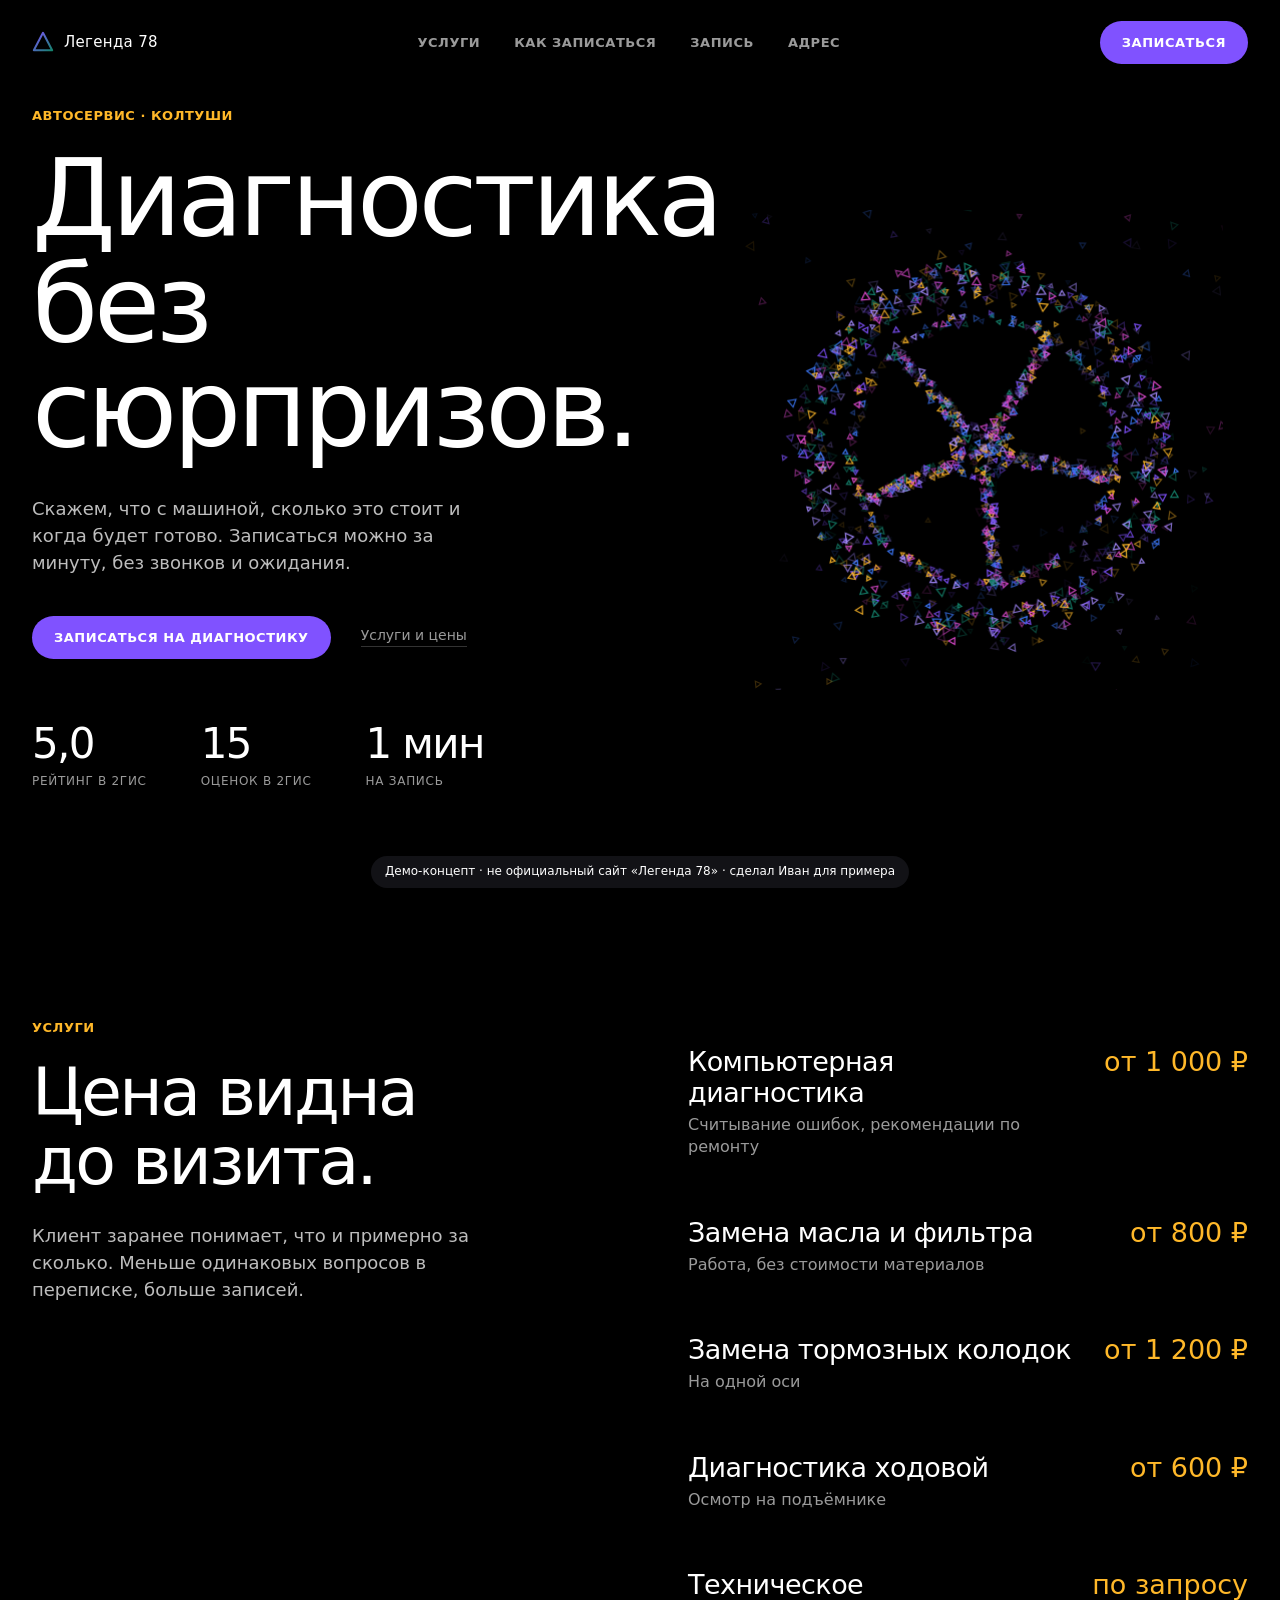
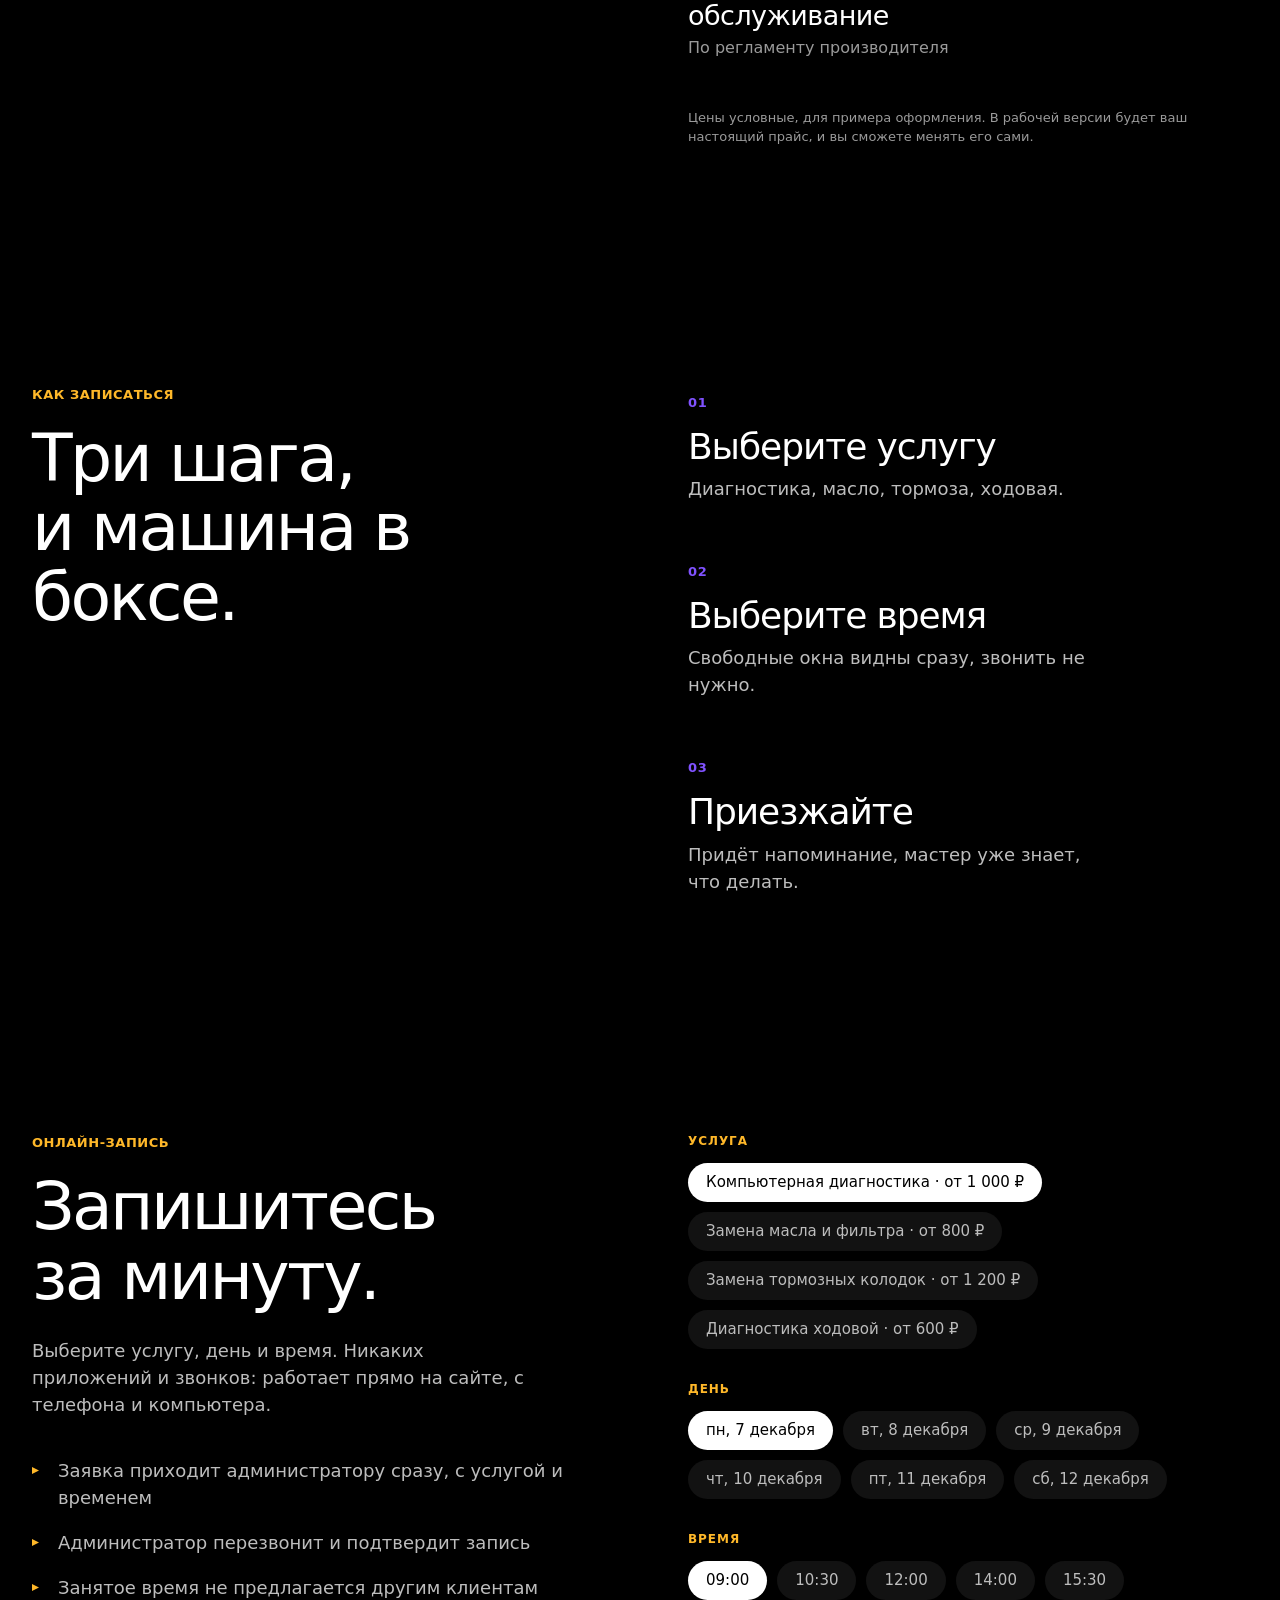
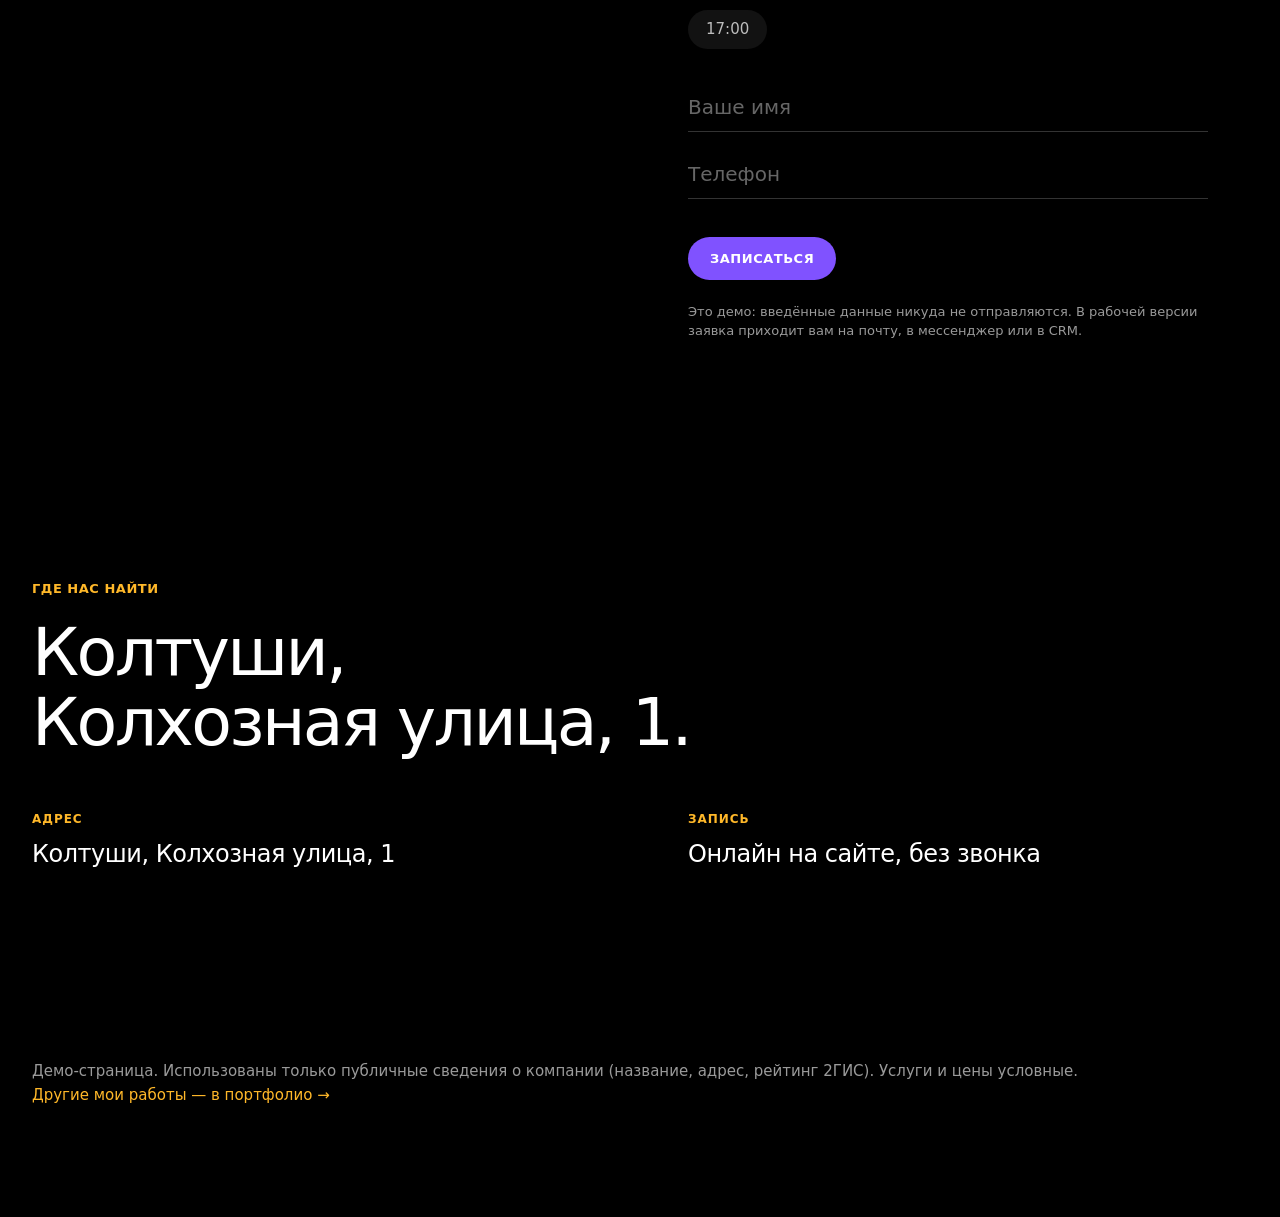
<file: legenda78/index.html>
<!doctype html>
<html lang="ru" data-company="Легенда 78">
<head>
<meta charset="utf-8">
<meta name="viewport" content="width=device-width, initial-scale=1">
<meta name="robots" content="noindex">
<title>Легенда 78 — автосервис в Колтушах (демо)</title>
<style>
:root {
  --void:#000; --white:#fff; --ash:#9a9a9a; --mist:#bdbdbd;
  --iris:#8052ff; --saffron:#ffb829; --teal:#15846e;
  --font: "Inter", ui-sans-serif, system-ui, -apple-system, "Segoe UI", Roboto, sans-serif;
}
* { box-sizing: border-box; margin: 0; }
html { scroll-behavior: smooth; }
body { background: var(--void); color: var(--white); font: 200 18px/1.5 var(--font); font-feature-settings: "ss01" on; -webkit-font-smoothing: antialiased; overflow-x: hidden; }
a { color: inherit; text-decoration: none; }
.wrap { width: min(1280px, 100% - 64px); margin: 0 auto; }

/* навигация: прозрачная, без рамок */
.nav { position: fixed; inset: 0 0 auto 0; z-index: 20; }
.nav .wrap { display: flex; align-items: center; justify-content: space-between; height: 84px; }
.logo { display: flex; align-items: center; gap: 10px; font: 400 15px/1 var(--font); letter-spacing: .02em; }
.logo svg { width: 22px; height: 22px; }
.links { display: flex; gap: 34px; font: 600 13px/1 var(--font); letter-spacing: .04em; text-transform: uppercase; }
.links a { color: var(--ash); transition: color .2s; }
.links a:hover { color: var(--white); }
.pill { display: inline-block; background: var(--iris); color: var(--white); font: 600 13px/1 var(--font); letter-spacing: .04em; text-transform: uppercase; padding: 15px 22px; border-radius: 24px; border: 0; cursor: pointer; transition: filter .2s, transform .2s; }
.pill:hover { filter: brightness(1.15); transform: translateY(-1px); }
.ghost { color: var(--ash); font: 400 14px/1 var(--font); border-bottom: 1px solid #333; padding-bottom: 4px; transition: color .2s, border-color .2s; }
.ghost:hover { color: var(--white); border-color: var(--white); }

/* первый экран */
.hero { position: relative; min-height: 100vh; display: flex; align-items: center; }
.hero .wrap { display: grid; grid-template-columns: 1.05fr .95fr; align-items: center; gap: 24px; }
.label { font: 600 13px/1.2 var(--font); letter-spacing: .04em; text-transform: uppercase; color: var(--saffron); margin-bottom: 22px; }
h1, h2 { font-weight: 400; letter-spacing: -.04em; }
h1 { font-size: clamp(54px, 8.4vw, 113px); line-height: .98; margin-bottom: 34px; }
.lead { max-width: 470px; color: var(--mist); margin-bottom: 40px; }
.cta { display: flex; align-items: center; gap: 30px; flex-wrap: wrap; }
.stage { position: relative; aspect-ratio: 1; width: 100%; }
#field { position: absolute; inset: 0; width: 100%; height: 100%; }
.facts { display: flex; gap: 54px; margin-top: 64px; flex-wrap: wrap; }
.facts b { display: block; font: 400 42px/1 var(--font); letter-spacing: -.04em; }
.facts span { font: 400 12px/1.4 var(--font); color: var(--ash); text-transform: uppercase; letter-spacing: .06em; }

/* секции: только типографика и пустота */
section { padding: 120px 0; position: relative; }
.two { display: grid; grid-template-columns: 1fr 1fr; gap: 96px; align-items: start; }
h2 { font-size: clamp(40px, 5.2vw, 78px); line-height: 1.04; }
.sub { color: var(--mist); max-width: 500px; margin-top: 26px; }
.price { list-style: none; padding: 0; }
.price li { display: flex; justify-content: space-between; gap: 28px; align-items: baseline; padding: 26px 0; }
.price li + li { margin-top: 6px; }
.price strong { font: 400 27px/1.15 var(--font); letter-spacing: -.02em; display: block; }
.price small { color: var(--ash); font: 200 16px/1.4 var(--font); display: block; margin-top: 6px; }
.price em { font: 400 27px/1.15 var(--font); font-style: normal; color: var(--saffron); white-space: nowrap; }
.ex { color: var(--ash); font: 400 13px/1.5 var(--font); margin-top: 22px; }
.steps { display: grid; gap: 54px; }
.step b { font: 600 13px/1 var(--font); letter-spacing: .06em; color: var(--iris); text-transform: uppercase; }
.step h3 { font: 400 36px/1.15 var(--font); letter-spacing: -.03em; margin: 12px 0 8px; }
.step p { color: var(--mist); max-width: 420px; }
.ticks { list-style: none; padding: 0; margin-top: 30px; color: var(--mist); }
.ticks li { padding: 9px 0 9px 26px; position: relative; }
.ticks li::before { content: ""; position: absolute; left: 0; top: 19px; width: 7px; height: 7px; background: var(--saffron); clip-path: polygon(0 0, 100% 50%, 0 100%); }
.addr { display: grid; grid-template-columns: 1fr 1fr; gap: 96px; margin-top: 56px; }
.addr div { font: 400 24px/1.25 var(--font); letter-spacing: -.02em; }
.addr small { display: block; font: 600 12px/1 var(--font); letter-spacing: .08em; text-transform: uppercase; color: var(--saffron); margin-bottom: 14px; }
footer { padding: 70px 0 110px; color: var(--ash); font: 200 15px/1.6 var(--font); }
footer a { color: var(--saffron); }

/* форма записи */
.book { max-width: 520px; }
.book fieldset { border: 0; padding: 0; margin: 0 0 34px; min-width: 0; }
.book legend { font: 600 12px/1 var(--font); letter-spacing: .08em; text-transform: uppercase; color: var(--saffron); margin-bottom: 16px; padding: 0; }
.opts { display: flex; flex-wrap: wrap; gap: 10px; }
.opts label { cursor: pointer; }
.opts input { position: absolute; opacity: 0; pointer-events: none; }
.opts span { display: inline-block; padding: 12px 18px; border-radius: 24px; background: #121212; color: var(--mist); font: 400 15px/1 var(--font); transition: background .2s, color .2s; }
.opts label:hover span { background: #1c1c1c; color: var(--white); }
.opts input:checked + span { background: var(--white); color: #000; }
.opts input:focus-visible + span { outline: 2px solid var(--iris); outline-offset: 2px; }
.fld { display: grid; gap: 18px; }
.fld input[type=text], .fld input[type=tel] { width: 100%; background: transparent; border: 0; border-bottom: 1px solid #333; color: var(--white); font: 200 20px/1.4 var(--font); padding: 10px 0; outline: none; transition: border-color .2s; }
.fld input:focus { border-color: var(--iris); }
.fld input::placeholder { color: #666; }
.book .pill { margin-top: 38px; }
.done { display: none; }
.done h3 { font: 400 42px/1.1 var(--font); letter-spacing: -.03em; margin-bottom: 14px; }
.done p { color: var(--mist); }
.done .ghost { display: inline-block; margin-top: 26px; cursor: pointer; background: none; border-top: 0; border-left: 0; border-right: 0; }
.demo-note { color: var(--ash); font: 400 13px/1.5 var(--font); margin-top: 22px; }

@media (max-width: 960px) {
  .wrap { width: min(1280px, 100% - 40px); }
  .links { display: none; }
  .hero { min-height: auto; padding-top: 110px; }
  .hero .wrap, .two, .addr { grid-template-columns: 1fr; gap: 40px; }
  .stage { max-width: 440px; margin: 0 auto; }
  section { padding: 80px 0; }
  .facts { gap: 34px; margin-top: 40px; }
}
@media (prefers-reduced-motion: reduce) { html { scroll-behavior: auto; } }
</style>
</head>
<body>

<header class="nav"><div class="wrap">
  <a class="logo" href="#">
    <svg viewBox="0 0 24 24" aria-hidden="true"><defs><linearGradient id="g" x1="0" y1="0" x2="1" y2="1"><stop offset="0" stop-color="#8052ff"/><stop offset="1" stop-color="#15846e"/></linearGradient></defs><path d="M12 2 22 21H2z" fill="none" stroke="url(#g)" stroke-width="2.2" stroke-linejoin="round"/></svg>
    Легенда 78
  </a>
  <nav class="links"><a href="#prices">Услуги</a><a href="#how">Как записаться</a><a href="#book">Запись</a><a href="#addr">Адрес</a></nav>
  <a class="pill" href="#book">Записаться</a>
</div></header>

<main>
<div class="hero"><div class="wrap">
  <div>
    <p class="label">Автосервис · Колтуши</p>
    <h1>Диагностика<br>без сюрпризов.</h1>
    <p class="lead">Скажем, что с машиной, сколько это стоит и когда будет готово. Записаться можно за минуту, без звонков и ожидания.</p>
    <div class="cta"><a class="pill" href="#book">Записаться на диагностику</a><a class="ghost" href="#prices">Услуги и цены</a></div>
    <div class="facts">
      <div><b>5,0</b><span>рейтинг в 2ГИС</span></div>
      <div><b>15</b><span>оценок в 2ГИС</span></div>
      <div><b>1 мин</b><span>на запись</span></div>
    </div>
  </div>
  <div class="stage"><canvas id="field" aria-hidden="true"></canvas></div>
</div></div>

<section id="prices"><div class="wrap two">
  <div>
    <p class="label">Услуги</p>
    <h2>Цена видна<br>до визита.</h2>
    <p class="sub">Клиент заранее понимает, что и примерно за сколько. Меньше одинаковых вопросов в переписке, больше записей.</p>
  </div>
  <div>
    <ul class="price">
      <li><span><strong>Компьютерная диагностика</strong><small>Считывание ошибок, рекомендации по ремонту</small></span><em>от 1 000 ₽</em></li>
      <li><span><strong>Замена масла и фильтра</strong><small>Работа, без стоимости материалов</small></span><em>от 800 ₽</em></li>
      <li><span><strong>Замена тормозных колодок</strong><small>На одной оси</small></span><em>от 1 200 ₽</em></li>
      <li><span><strong>Диагностика ходовой</strong><small>Осмотр на подъёмнике</small></span><em>от 600 ₽</em></li>
      <li><span><strong>Техническое обслуживание</strong><small>По регламенту производителя</small></span><em>по запросу</em></li>
    </ul>
    <p class="ex">Цены условные, для примера оформления. В рабочей версии будет ваш настоящий прайс, и вы сможете менять его сами.</p>
  </div>
</div></section>

<section id="how"><div class="wrap two">
  <div>
    <p class="label">Как записаться</p>
    <h2>Три шага,<br>и машина в боксе.</h2>
  </div>
  <div class="steps">
    <div class="step"><b>01</b><h3>Выберите услугу</h3><p>Диагностика, масло, тормоза, ходовая.</p></div>
    <div class="step"><b>02</b><h3>Выберите время</h3><p>Свободные окна видны сразу, звонить не нужно.</p></div>
    <div class="step"><b>03</b><h3>Приезжайте</h3><p>Придёт напоминание, мастер уже знает, что делать.</p></div>
  </div>
</div></section>

<section id="book"><div class="wrap two">
  <div>
    <p class="label">Онлайн-запись</p>
    <h2>Запишитесь<br>за минуту.</h2>
    <p class="sub">Выберите услугу, день и время. Никаких приложений и звонков: работает прямо на сайте, с телефона и компьютера.</p>
    <ul class="ticks">
      <li>Заявка приходит администратору сразу, с услугой и временем</li>
      <li>Администратор перезвонит и подтвердит запись</li>
      <li>Занятое время не предлагается другим клиентам</li>
    </ul>
  </div>
  <div>
    <form class="book" id="bk" autocomplete="off">
      <fieldset><legend>Услуга</legend><div class="opts" id="o-svc"></div></fieldset>
      <fieldset><legend>День</legend><div class="opts" id="o-day"></div></fieldset>
      <fieldset><legend>Время</legend><div class="opts" id="o-time"></div></fieldset>
      <div class="fld">
        <input type="text" id="f-name" placeholder="Ваше имя" aria-label="Ваше имя">
        <input type="tel" id="f-tel" placeholder="Телефон" aria-label="Телефон">
      </div>
      <button class="pill" type="submit">Записаться</button>
      <p class="demo-note">Это демо: введённые данные никуда не отправляются. В рабочей версии заявка приходит вам на почту, в мессенджер или в CRM.</p>
    </form>
    <div class="done" id="bk-done" role="status">
      <h3>Заявка принята.</h3>
      <p id="bk-text"></p>
      <p class="demo-note">Это демо: на самом деле ничего не отправлено.</p>
      <button class="ghost" type="button" id="bk-again">Записаться ещё раз</button>
    </div>
  </div>
</div></section>

<section id="addr"><div class="wrap">
  <p class="label">Где нас найти</p>
  <h2>Колтуши,<br>Колхозная улица, 1.</h2>
  <div class="addr">
    <div><small>Адрес</small>Колтуши, Колхозная улица, 1</div>
    <div><small>Запись</small>Онлайн на сайте, без звонка</div>
  </div>
</div></section>
</main>

<footer><div class="wrap">Демо-страница. Использованы только публичные сведения о компании (название, адрес, рейтинг 2ГИС). Услуги и цены условные.<br><a href="https://brevnocar-portfolio.brevnocar-portfolio.workers.dev" target="_blank" rel="noopener">Другие мои работы — в портфолио →</a></div></footer>

<script>
/* Демо-форма записи: всё считается в браузере, ничего не отправляется. */
(function () {
  var SVC = [['Компьютерная диагностика', 'от 1 000 ₽'], ['Замена масла и фильтра', 'от 800 ₽'], ['Замена тормозных колодок', 'от 1 200 ₽'], ['Диагностика ходовой', 'от 600 ₽']];
  var TIMES = ['09:00', '10:30', '12:00', '14:00', '15:30', '17:00'];
  var WD = ['вс', 'пн', 'вт', 'ср', 'чт', 'пт', 'сб'], MO = ['января', 'февраля', 'марта', 'апреля', 'мая', 'июня', 'июля', 'августа', 'сентября', 'октября', 'ноября', 'декабря'];
  function opts(id, name, items, label) {
    var el = document.getElementById(id);
    items.forEach(function (it, i) {
      var l = document.createElement('label');
      l.innerHTML = '<input type="radio" name="' + name + '" value="' + i + '"' + (i === 0 ? ' checked' : '') + '><span></span>';
      l.querySelector('span').textContent = label(it);
      el.appendChild(l);
    });
  }
  var days = [], d = new Date();
  while (days.length < 6) { d = new Date(d.getTime() + 864e5); if (d.getDay() !== 0) days.push(d); } // воскресенье выходной
  opts('o-svc', 'svc', SVC, function (x) { return x[0] + ' · ' + x[1]; });
  opts('o-day', 'day', days, function (x) { return WD[x.getDay()] + ', ' + x.getDate() + ' ' + MO[x.getMonth()]; });
  opts('o-time', 'time', TIMES, function (x) { return x; });
  function val(n) { return +document.querySelector('input[name=' + n + ']:checked').value; }
  var form = document.getElementById('bk'), done = document.getElementById('bk-done');
  form.addEventListener('submit', function (e) {
    e.preventDefault();
    var nm = document.getElementById('f-name').value.trim(), dd = days[val('day')];
    document.getElementById('bk-text').textContent = (nm ? nm + ', ждём' : 'Ждём') + ' вас: ' + SVC[val('svc')][0].toLowerCase() + ', ' + WD[dd.getDay()] + ' ' + dd.getDate() + ' ' + MO[dd.getMonth()] + ' в ' + TIMES[val('time')] + '. Администратор подтвердит запись по телефону.';
    form.style.display = 'none'; done.style.display = 'block';
  });
  document.getElementById('bk-again').addEventListener('click', function () { done.style.display = 'none'; form.style.display = ''; form.reset(); });
})();

/* Созвездие из контурных треугольников в форме колеса. Рисуется на canvas, без библиотек. */
(function () {
  var cv = document.getElementById('field'), ctx = cv.getContext('2d');
  var COLORS = ['#8052ff', '#ffb829', '#15846e', '#e04bd1', '#3d7bff', '#a58bff'];
  var reduce = window.matchMedia('(prefers-reduced-motion: reduce)').matches;
  var pts = [], amb = [], W = 0, H = 0, dpr = 1, t0 = performance.now(), running = true;
  function rnd(a, b) { return a + Math.random() * (b - a); }
  function pick() { return COLORS[(Math.random() * COLORS.length) | 0]; }
  function build() {
    pts = []; amb = [];
    // обод: плотное кольцо с неровностями
    for (var i = 0; i < 620; i++) {
      var a = Math.random() * Math.PI * 2, r = 0.78 + (Math.random() - .5) * 0.13 * (Math.random() < .3 ? 2 : 1);
      pts.push({ a: a, r: r, s: rnd(2.4, 5.2), c: pick(), ph: rnd(0, 6.28), rot: rnd(0, 6.28) });
    }
    // внутренний ободок
    for (i = 0; i < 260; i++) {
      a = Math.random() * Math.PI * 2; r = 0.6 + (Math.random() - .5) * 0.05;
      pts.push({ a: a, r: r, s: rnd(2, 4), c: pick(), ph: rnd(0, 6.28), rot: rnd(0, 6.28) });
    }
    // спицы (5 штук)
    for (var k = 0; k < 5; k++) {
      var base = k / 5 * Math.PI * 2;
      for (i = 0; i < 90; i++) {
        var rr = 0.12 + Math.random() * 0.48, off = (Math.random() - .5) * 0.07 * (1 - rr * 0.4);
        pts.push({ a: base + off / Math.max(rr, .2), r: rr, s: rnd(2, 4), c: pick(), ph: rnd(0, 6.28), rot: rnd(0, 6.28) });
      }
    }
    // ступица
    for (i = 0; i < 120; i++) {
      a = Math.random() * Math.PI * 2; r = Math.pow(Math.random(), .7) * 0.14;
      pts.push({ a: a, r: r, s: rnd(2, 4.4), c: pick(), ph: rnd(0, 6.28), rot: rnd(0, 6.28) });
    }
    // рассеянные частицы вокруг
    for (i = 0; i < 160; i++) {
      amb.push({ x: rnd(-.1, 1.1), y: rnd(-.1, 1.1), s: rnd(2, 5), c: pick(), ph: rnd(0, 6.28), rot: rnd(0, 6.28), v: rnd(.005, .02) });
    }
  }
  function size() {
    dpr = Math.min(window.devicePixelRatio || 1, 2);
    var b = cv.getBoundingClientRect(); W = b.width; H = b.height;
    cv.width = Math.round(W * dpr); cv.height = Math.round(H * dpr);
    ctx.setTransform(dpr, 0, 0, dpr, 0, 0);
  }
  function tri(x, y, s, rot, col, alpha) {
    ctx.globalAlpha = alpha; ctx.strokeStyle = col; ctx.lineWidth = 1.2;
    ctx.beginPath();
    for (var j = 0; j < 3; j++) {
      var an = rot + j * 2.0944, px = x + Math.cos(an) * s, py = y + Math.sin(an) * s;
      if (j) ctx.lineTo(px, py); else ctx.moveTo(px, py);
    }
    ctx.closePath(); ctx.stroke();
  }
  function frame(now) {
    if (!running) return;
    var t = (now - t0) / 1000, R = Math.min(W, H) * 0.46, cx = W / 2, cy = H / 2, spin = reduce ? 0.3 : t * 0.12;
    ctx.clearRect(0, 0, W, H);
    for (var i = 0; i < amb.length; i++) {
      var p = amb[i], y = ((p.y - (reduce ? 0 : t * p.v)) % 1.2 + 1.2) % 1.2 - .1;
      tri(p.x * W, y * H, p.s, p.rot + t * .2, p.c, 0.18 + 0.12 * Math.sin(t + p.ph));
    }
    for (i = 0; i < pts.length; i++) {
      var q = pts[i], ang = q.a + spin, rr = q.r * R * (1 + 0.012 * Math.sin(t * 1.3 + q.ph));
      tri(cx + Math.cos(ang) * rr, cy + Math.sin(ang) * rr, q.s, q.rot + (reduce ? 0 : t * .3), q.c, 0.55 + 0.4 * Math.sin(t * 1.1 + q.ph));
    }
    ctx.globalAlpha = 1;
    if (!reduce) requestAnimationFrame(frame);
  }
  function start() { size(); build(); running = true; requestAnimationFrame(frame); }
  window.addEventListener('resize', function () { size(); if (reduce) requestAnimationFrame(frame); });
  document.addEventListener('visibilitychange', function () {
    running = !document.hidden; if (running && !reduce) requestAnimationFrame(frame);
  });
  start();
})();
</script>
<script src="/_shared/ribbon.js"></script>
</body>
</html>
</file>
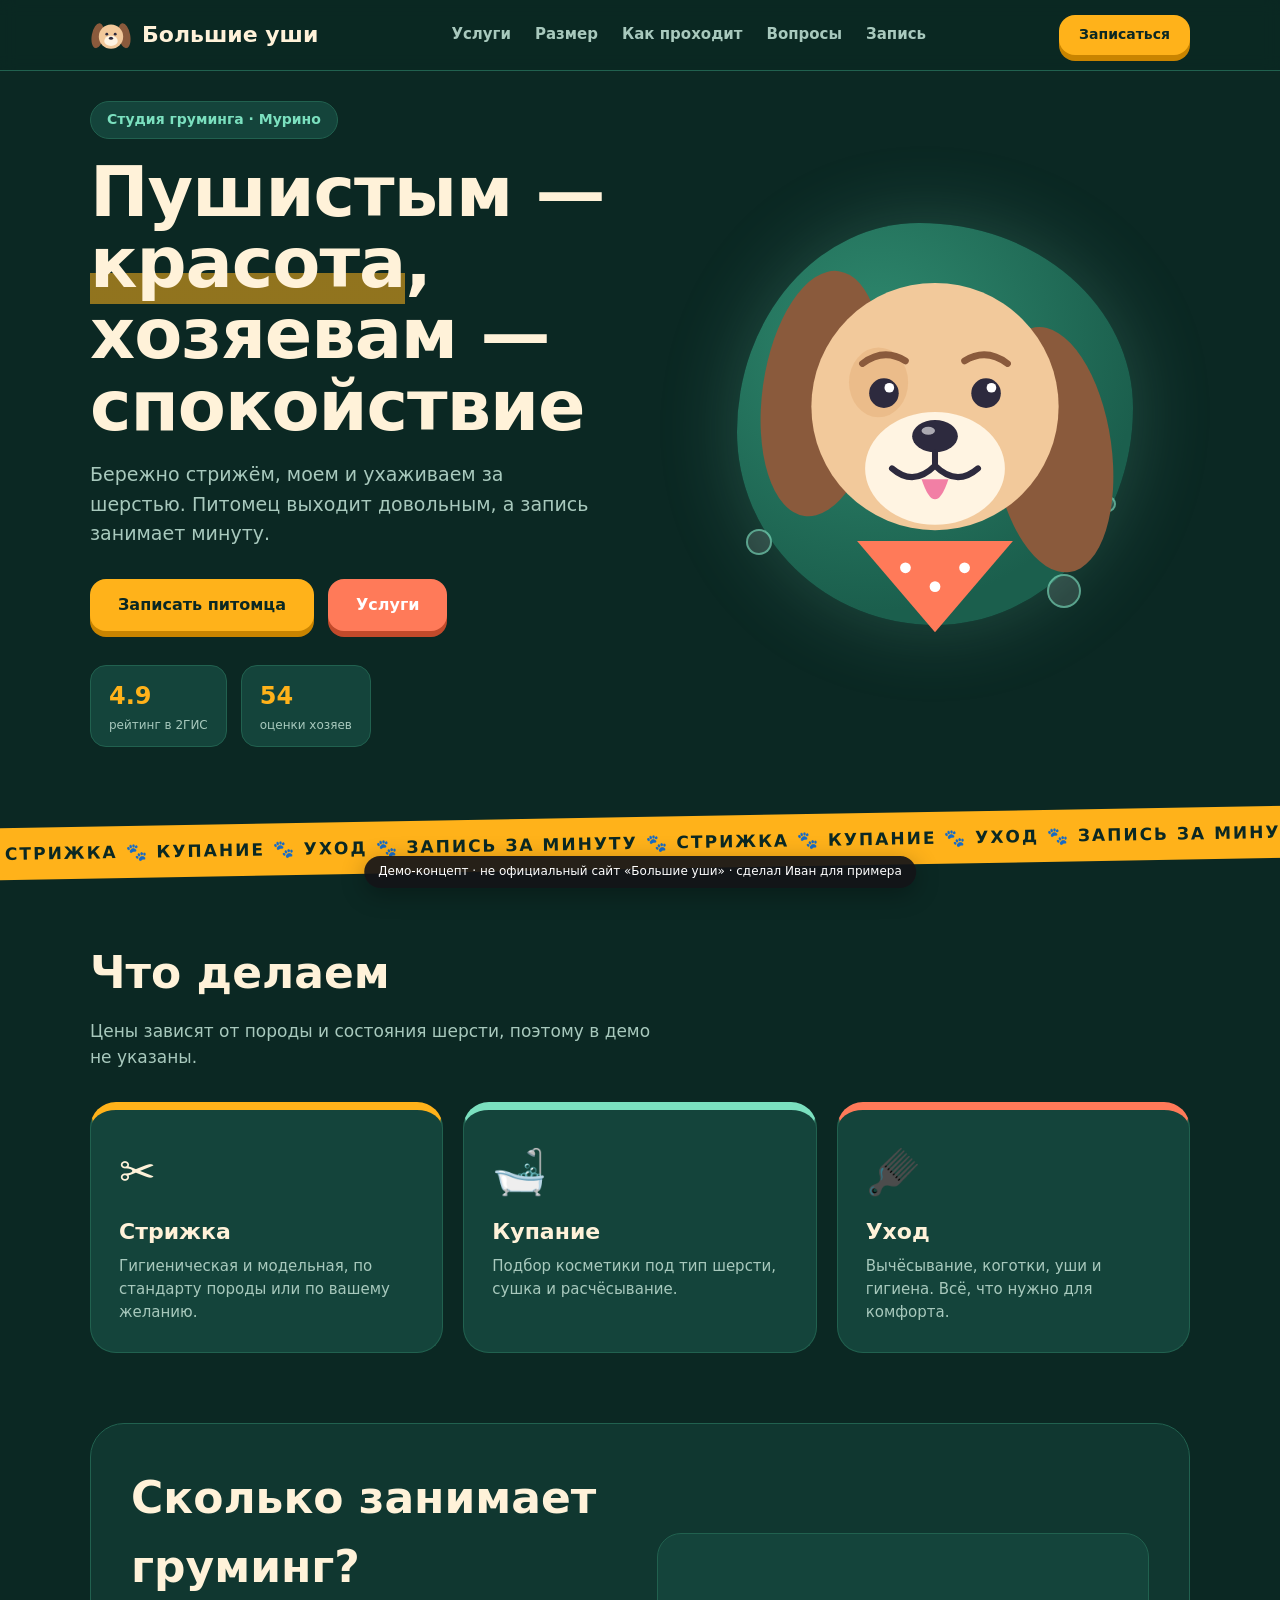
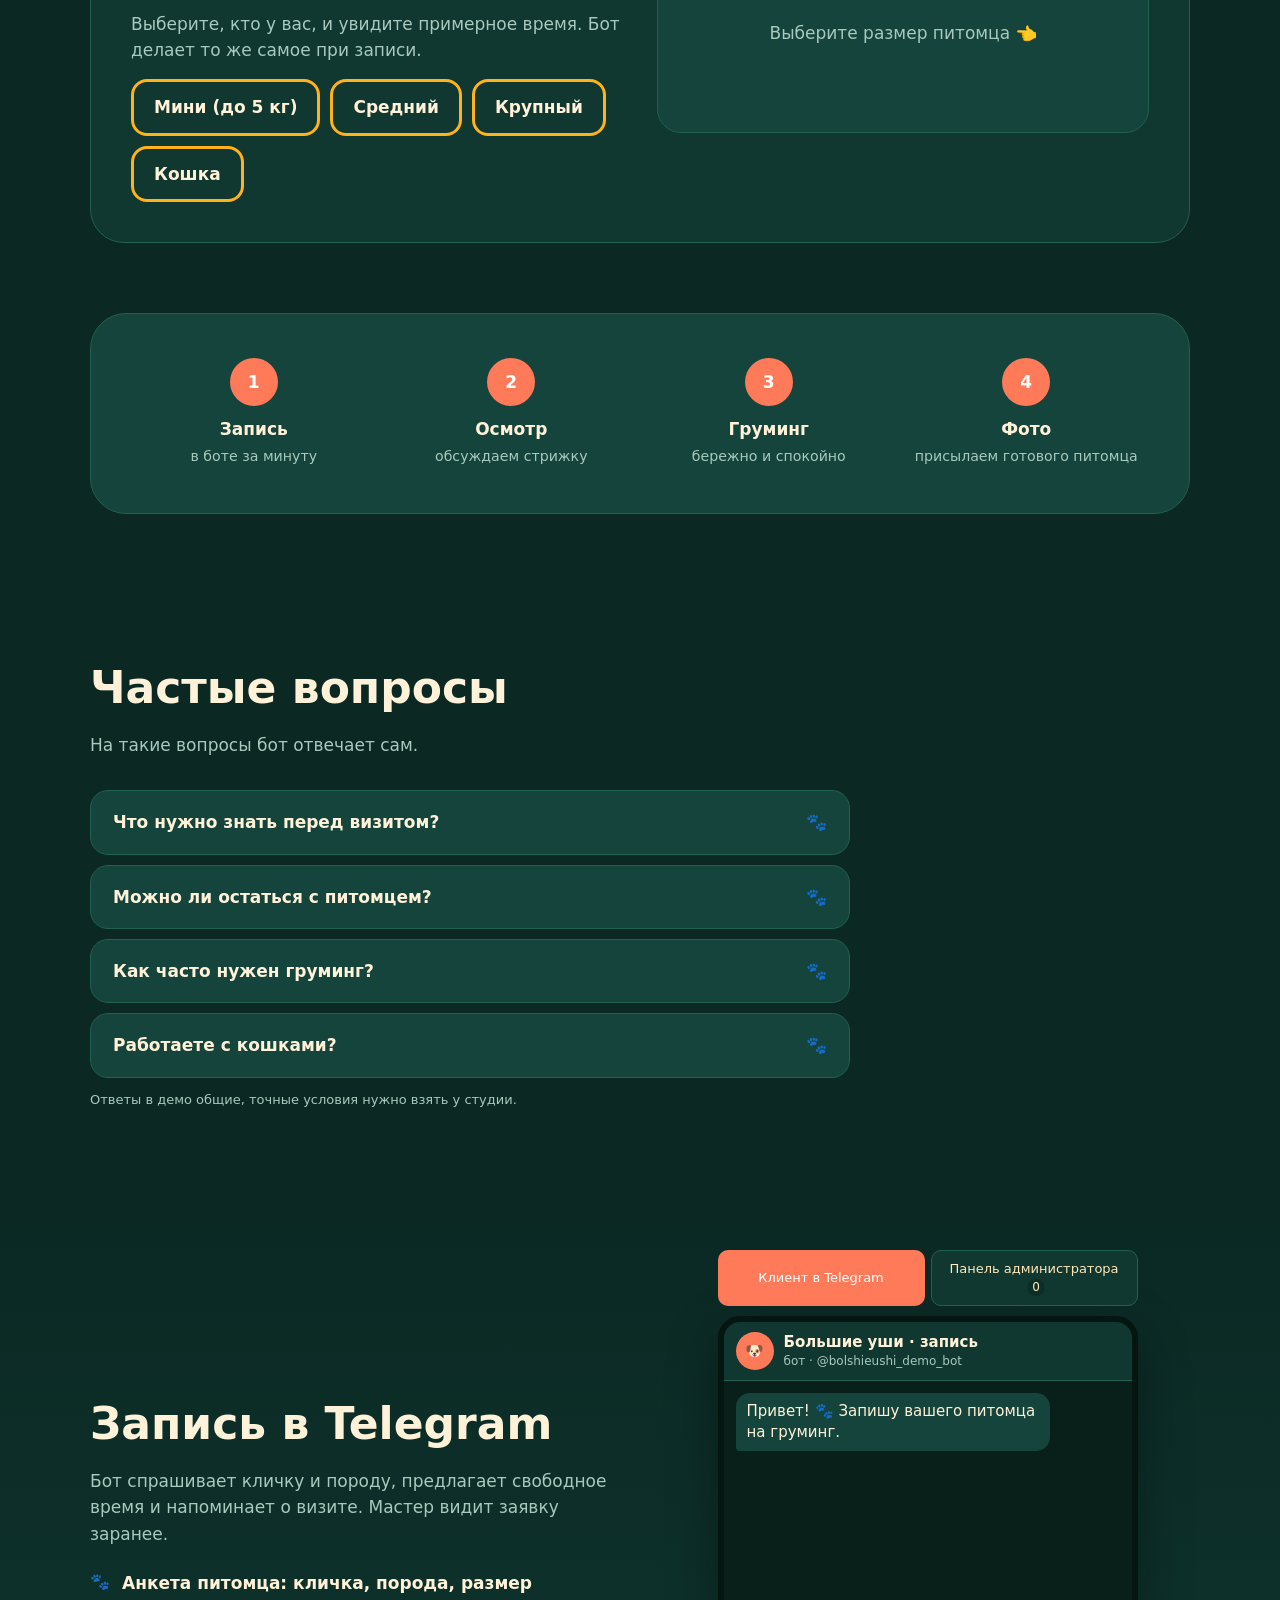
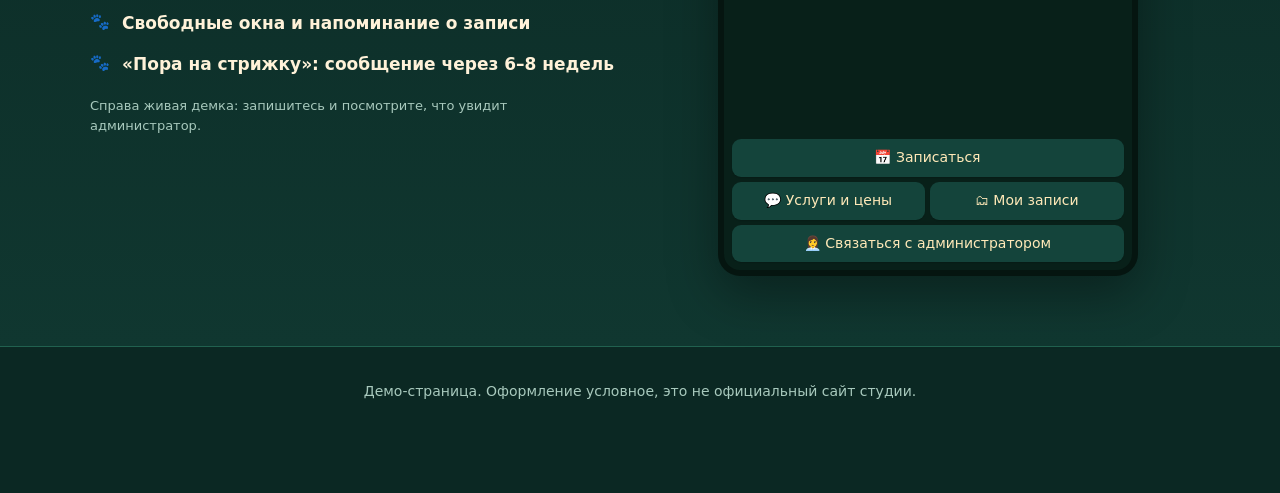
<file: demos/bolshieushi/index.html>
<!doctype html>
<html lang="ru" data-company="Большие уши">
<head>
<meta charset="utf-8">
<meta name="viewport" content="width=device-width, initial-scale=1">
<meta name="robots" content="noindex">
<title>Большие уши — студия груминга в Мурино (демо)</title>
<link rel="stylesheet" href="/demos/_shared/bot.css">
<style>
:root { --bg:#0b2823; --bg2:#103730; --card:#14443b; --line:#21614f; --ink:#fff2d9; --muted:#a8c9bd; --amber:#ffb21a; --coral:#ff7a59; --mint:#7be0bf; --on:#0b2823; }
* { box-sizing: border-box; margin: 0; }
html { scroll-behavior: smooth; }
body { font: 17px/1.55 "Trebuchet MS", "Segoe UI", system-ui, sans-serif; background: var(--bg); color: var(--ink); overflow-x: hidden; }
a { color: inherit; text-decoration: none; }
.wrap { width: min(1100px, 92vw); margin: 0 auto; }
header { padding: 14px 0; position: sticky; top: 0; z-index: 20; background: rgba(11,40,35,.9); backdrop-filter: blur(8px); border-bottom: 1px solid var(--line); }
header .wrap { display: flex; justify-content: space-between; align-items: center; }
.logo { font-weight: 900; font-size: 22px; display: flex; gap: 10px; align-items: center; }
.logo svg { width: 42px; height: 42px; }
nav { display: flex; gap: 24px; color: var(--muted); font-size: 15px; font-weight: 700; }
nav a:hover { color: var(--amber); }
.btn { display: inline-block; padding: 14px 28px; border-radius: 16px; background: var(--amber); color: var(--on); font-weight: 800; border: 0; cursor: pointer; font-size: 16px; font-family: inherit; box-shadow: 0 6px 0 #c98400; transition: .12s; }
.btn:hover { transform: translateY(2px); box-shadow: 0 4px 0 #c98400; }
.btn.y { background: var(--coral); color: #fff; box-shadow: 0 6px 0 #c24a2b; }
.btn.y:hover { box-shadow: 0 4px 0 #c24a2b; }

.hero { padding: 30px 0 80px; position: relative; }
.hero .wrap { display: grid; grid-template-columns: 1.1fr 1fr; gap: 30px; align-items: center; }
.badge { display: inline-block; background: var(--card); border: 1px solid var(--line); color: var(--mint); padding: 7px 16px; border-radius: 999px; font-weight: 800; font-size: 14px; }
h1 { font-size: clamp(40px, 6.2vw, 70px); line-height: 1.02; margin: 18px 0; font-weight: 900; letter-spacing: -1px; }
h1 span { background: linear-gradient(transparent 62%, rgba(255,178,26,.55) 62%); }
.lead { color: var(--muted); font-size: 19px; max-width: 500px; }
.cta { display: flex; gap: 14px; margin-top: 30px; flex-wrap: wrap; }
.stats { display: flex; gap: 14px; margin-top: 34px; flex-wrap: wrap; }
.stats div { background: var(--card); border: 1px solid var(--line); padding: 12px 18px; border-radius: 16px; }
.stats b { font-size: 24px; color: var(--amber); }
.stats span { display: block; font-size: 12px; color: var(--muted); }

/* маскот */
.mascot { position: relative; width: min(100%, 430px); margin: 0 auto; aspect-ratio: 1; }
.mascot .bg { position: absolute; inset: 4%; border-radius: 46% 54% 50% 50% / 52% 46% 54% 48%; background: radial-gradient(circle at 35% 30%, #2f8a6f, #1b5f4d 70%); box-shadow: 0 0 80px rgba(123,224,191,.22); animation: morph 9s ease-in-out infinite; }
.mascot svg { position: relative; width: 100%; height: 100%; overflow: visible; }
.earL, .earR { transform-box: fill-box; transform-origin: 50% 0; animation: wag 3.2s ease-in-out infinite; }
.earR { animation-delay: -1.6s; }
.eye { transform-box: fill-box; transform-origin: center; animation: blink 4.5s infinite; }
.tongue { transform-box: fill-box; transform-origin: 50% 0; animation: pant 1.4s ease-in-out infinite; }
.bub { position: absolute; border-radius: 50%; background: rgba(255,255,255,.12); border: 2px solid rgba(123,224,191,.6); animation: rise 5s ease-in infinite; }
.bub.b1 { width: 26px; height: 26px; left: 6%; bottom: 20%; } .bub.b2 { width: 16px; height: 16px; right: 8%; bottom: 30%; animation-delay: -2s; } .bub.b3 { width: 34px; height: 34px; right: 16%; bottom: 8%; animation-delay: -3.4s; }
@keyframes wag { 50% { transform: rotate(7deg); } }
@keyframes blink { 0%, 92%, 100% { transform: scaleY(1); } 95% { transform: scaleY(.1); } }
@keyframes pant { 50% { transform: scaleY(1.18); } }
@keyframes rise { 0% { transform: translateY(0); opacity: 0; } 20% { opacity: 1; } 100% { transform: translateY(-120px); opacity: 0; } }
@keyframes morph { 50% { border-radius: 54% 46% 44% 56% / 46% 56% 44% 54%; } }

.paws { background: var(--amber); color: var(--on); overflow: hidden; white-space: nowrap; padding: 13px 0; font-weight: 900; letter-spacing: 2px; transform: rotate(-1deg); margin: -10px -2vw 0; }
.paws div { display: inline-block; animation: mq 30s linear infinite; }
@keyframes mq { to { transform: translateX(-50%); } }

section { padding: 70px 0; }
h2 { font-size: clamp(30px, 4.5vw, 44px); font-weight: 900; margin-bottom: 10px; }
.sub { color: var(--muted); margin-bottom: 32px; max-width: 580px; }
.cards { display: grid; grid-template-columns: repeat(3, 1fr); gap: 20px; }
.card { background: var(--card); border: 1px solid var(--line); border-radius: 26px; padding: 28px; transition: .2s; }
.card:nth-child(1) { border-top: 8px solid var(--amber); }
.card:nth-child(2) { border-top: 8px solid var(--mint); }
.card:nth-child(3) { border-top: 8px solid var(--coral); }
.card:hover { transform: translateY(-6px) rotate(-.6deg); }
.card .e { font-size: 44px; }
.card h3 { margin: 8px 0 6px; font-size: 22px; }
.card p { color: var(--muted); font-size: 15px; }

/* размер питомца */
.size { background: var(--bg2); border: 1px solid var(--line); border-radius: 34px; padding: 40px; display: grid; grid-template-columns: 1fr 1fr; gap: 34px; align-items: center; }
.chips { display: flex; flex-wrap: wrap; gap: 10px; margin-top: 16px; }
.chips button { padding: 12px 20px; border: 3px solid var(--amber); border-radius: 16px; background: transparent; color: var(--ink); font: inherit; font-weight: 800; cursor: pointer; transition: .12s; }
.chips button:hover { background: rgba(255,178,26,.2); }
.chips button.on { background: var(--amber); color: var(--on); }
.est { background: var(--card); border: 1px solid var(--line); border-radius: 24px; padding: 28px; min-height: 200px; display: flex; flex-direction: column; justify-content: center; }
.est .big { font-size: 44px; }
.est h3 { font-size: 26px; margin: 2px 0 6px; color: var(--amber); }
.est p { color: var(--muted); font-size: 15px; margin-bottom: 14px; }
.est small { color: var(--muted); display: block; margin-top: 10px; }

.steps { background: var(--card); border: 1px solid var(--line); border-radius: 36px; padding: 44px; display: grid; grid-template-columns: repeat(4, 1fr); gap: 20px; text-align: center; }
.steps .n { width: 48px; height: 48px; margin: 0 auto 10px; border-radius: 50%; background: var(--coral); color: #fff; display: grid; place-items: center; font-weight: 900; }
.steps p { font-weight: 800; }
.steps small { color: var(--muted); }
.faq { max-width: 760px; }
.faq details { background: var(--card); border: 1px solid var(--line); border-radius: 18px; padding: 18px 22px; margin-bottom: 10px; }
.faq summary { cursor: pointer; font-weight: 800; list-style: none; display: flex; justify-content: space-between; }
.faq summary::after { content: "🐾"; transition: .2s; }
.faq details[open] summary::after { transform: rotate(25deg) scale(1.2); }
.faq p { color: var(--muted); margin-top: 10px; }

.botsec { background: linear-gradient(180deg, var(--bg), var(--bg2)); }
.botsec .wrap { display: grid; grid-template-columns: 1fr 1fr; gap: 50px; align-items: center; }
.ticks { list-style: none; padding: 0; margin-top: 16px; }
.ticks li { padding: 7px 0 7px 32px; position: relative; font-weight: 700; }
.ticks li::before { content: "🐾"; position: absolute; left: 0; font-size: 16px; }
.note { font-size: 13px; color: var(--muted); margin-top: 12px; }
footer { padding: 34px 0 90px; text-align: center; font-size: 14px; color: var(--muted); border-top: 1px solid var(--line); }
.bd { --bd-accent: #ff7a59; --bd-on: #fff; --bd-ink: #fff2d9; --bd-muted: #a8c9bd; --bd-line: #21614f; --bd-bg: #082019; --bd-head: #103730; --bd-bubble: #14443b; --bd-bubble-ink: #fff2d9; --bd-key: #14443b; --bd-key-ink: #ffe9b8; --bd-key-hover: #1b5a4d; --bd-form: #103730; --bd-input: #0b2823; --bd-input-ink: #fff2d9; --bd-input-line: #21614f; --bd-admin: #103730; --bd-admin-ink: #fff2d9; --bd-soft: #14443b; --bd-frame: #051510; --bd-tab: #103730; --bd-tab-ink: #ffe9b8; --bd-tab-line: #21614f; }

.rv { opacity: 0; transform: translateY(24px); transition: opacity .7s, transform .7s; }
.rv.in { opacity: 1; transform: none; }
@media (prefers-reduced-motion: reduce) { * { animation: none !important; transition: none !important; } .rv { opacity: 1; transform: none; } }
@media (max-width: 860px) {
  .hero .wrap, .botsec .wrap, .cards, .size { grid-template-columns: 1fr; }
  .steps { grid-template-columns: 1fr 1fr; }
  .size { padding: 26px; }
  .mascot { width: min(88%, 340px); }
  nav { display: none; }
}
</style>
</head>
<body>
<header><div class="wrap">
  <a class="logo" href="#">
    <svg viewBox="0 0 100 100" aria-hidden="true"><ellipse cx="22" cy="52" rx="14" ry="30" fill="#8a5a3c" transform="rotate(10 22 30)"/><ellipse cx="78" cy="52" rx="14" ry="30" fill="#8a5a3c" transform="rotate(-10 78 30)"/><circle cx="50" cy="54" r="29" fill="#f2c99b"/><ellipse cx="50" cy="64" rx="16" ry="12" fill="#fff4e2"/><circle cx="40" cy="48" r="3.4" fill="#2d2a3e"/><circle cx="60" cy="48" r="3.4" fill="#2d2a3e"/><ellipse cx="50" cy="58" rx="5" ry="3.6" fill="#2d2a3e"/></svg>
    Большие уши
  </a>
  <nav><a href="#svc">Услуги</a><a href="#size">Размер</a><a href="#how">Как проходит</a><a href="#faq">Вопросы</a><a href="#bot">Запись</a></nav>
  <a class="btn" href="#bot" style="padding:9px 20px;font-size:14px">Записаться</a>
</div></header>

<div class="hero"><div class="wrap">
  <div>
    <span class="badge">Студия груминга · Мурино</span>
    <h1>Пушистым — <span>красота</span>, хозяевам — спокойствие</h1>
    <p class="lead">Бережно стрижём, моем и ухаживаем за шерстью. Питомец выходит довольным, а запись занимает минуту.</p>
    <div class="cta"><a class="btn" href="#bot">Записать питомца</a><a class="btn y" href="#svc">Услуги</a></div>
    <div class="stats"><div><b>4.9</b><span>рейтинг в 2ГИС</span></div><div><b>54</b><span>оценки хозяев</span></div></div>
  </div>
  <div class="mascot" aria-hidden="true">
    <div class="bg"></div>
    <span class="bub b1"></span><span class="bub b2"></span><span class="bub b3"></span>
    <svg viewBox="0 0 300 320">
      <ellipse class="earL" cx="68" cy="150" rx="44" ry="92" fill="#8a5a3c" transform="rotate(8 68 70)"/>
      <ellipse class="earR" cx="232" cy="150" rx="44" ry="92" fill="#8a5a3c" transform="rotate(-8 232 70)"/>
      <path d="M92 250 L208 250 L150 318 Z" fill="#ff7a59"/>
      <circle cx="128" cy="270" r="4" fill="#fff"/><circle cx="150" cy="284" r="4" fill="#fff"/><circle cx="172" cy="270" r="4" fill="#fff"/>
      <circle cx="150" cy="150" r="92" fill="#f2c99b"/>
      <ellipse cx="150" cy="196" rx="52" ry="42" fill="#fff4e2"/>
      <ellipse cx="108" cy="132" rx="22" ry="26" fill="#e8b57f" opacity=".6"/>
      <g class="eye"><circle cx="112" cy="140" r="11" fill="#2d2a3e"/><circle cx="116" cy="136" r="3.6" fill="#fff"/></g>
      <g class="eye"><circle cx="188" cy="140" r="11" fill="#2d2a3e"/><circle cx="192" cy="136" r="3.6" fill="#fff"/></g>
      <path d="M96 118 q16 -12 32 -2 M172 116 q16 -10 32 2" stroke="#8a5a3c" stroke-width="5" fill="none" stroke-linecap="round"/>
      <ellipse cx="150" cy="172" rx="17" ry="12" fill="#2d2a3e"/><ellipse cx="145" cy="168" rx="5" ry="3" fill="#fff" opacity=".6"/>
      <path d="M150 184 v10 M150 194 q-16 16 -32 2 M150 194 q16 16 32 2" stroke="#2d2a3e" stroke-width="4.5" fill="none" stroke-linecap="round"/>
      <path class="tongue" d="M140 204 q10 30 20 0 z" fill="#f27fa5"/>
    </svg>
  </div>
</div></div>

<div class="paws" aria-hidden="true"><div>🐾 СТРИЖКА 🐾 КУПАНИЕ 🐾 УХОД 🐾 ЗАПИСЬ ЗА МИНУТУ 🐾 СТРИЖКА 🐾 КУПАНИЕ 🐾 УХОД 🐾 ЗАПИСЬ ЗА МИНУТУ 🐾 СТРИЖКА 🐾 КУПАНИЕ 🐾 УХОД 🐾 ЗАПИСЬ ЗА МИНУТУ 🐾 СТРИЖКА 🐾 КУПАНИЕ 🐾 УХОД 🐾 ЗАПИСЬ ЗА МИНУТУ </div></div>

<section id="svc"><div class="wrap">
  <h2 class="rv">Что делаем</h2><p class="sub rv">Цены зависят от породы и состояния шерсти, поэтому в демо не указаны.</p>
  <div class="cards">
    <div class="card rv"><div class="e">✂️</div><h3>Стрижка</h3><p>Гигиеническая и модельная, по стандарту породы или по вашему желанию.</p></div>
    <div class="card rv"><div class="e">🛁</div><h3>Купание</h3><p>Подбор косметики под тип шерсти, сушка и расчёсывание.</p></div>
    <div class="card rv"><div class="e">🪮</div><h3>Уход</h3><p>Вычёсывание, коготки, уши и гигиена. Всё, что нужно для комфорта.</p></div>
  </div>
</div></section>

<section id="size" style="padding-top:0"><div class="wrap"><div class="size rv">
  <div>
    <h2>Сколько занимает груминг?</h2>
    <p class="sub" style="margin-bottom:0">Выберите, кто у вас, и увидите примерное время. Бот делает то же самое при записи.</p>
    <div class="chips" id="chips">
      <button data-s="mini">Мини (до 5 кг)</button><button data-s="mid">Средний</button><button data-s="big">Крупный</button><button data-s="cat">Кошка</button>
    </div>
  </div>
  <div class="est" id="est"><div style="text-align:center;color:var(--muted)">Выберите размер питомца 👈</div></div>
</div></div></section>

<section id="how" style="padding-top:0"><div class="wrap"><div class="steps rv">
  <div><div class="n">1</div><p>Запись</p><small>в боте за минуту</small></div>
  <div><div class="n">2</div><p>Осмотр</p><small>обсуждаем стрижку</small></div>
  <div><div class="n">3</div><p>Груминг</p><small>бережно и спокойно</small></div>
  <div><div class="n">4</div><p>Фото</p><small>присылаем готового питомца</small></div>
</div></div></section>

<section id="faq"><div class="wrap">
  <h2 class="rv">Частые вопросы</h2><p class="sub rv">На такие вопросы бот отвечает сам.</p>
  <div class="faq rv">
    <details><summary>Что нужно знать перед визитом?</summary><p>Сообщите кличку, породу, возраст и особенности: например, боится фена или шумных звуков.</p></details>
    <details><summary>Можно ли остаться с питомцем?</summary><p>Условия зависят от студии, их уточняет администратор.</p></details>
    <details><summary>Как часто нужен груминг?</summary><p>Зависит от породы. Бот может сам напомнить, когда пора записаться снова.</p></details>
    <details><summary>Работаете с кошками?</summary><p>Этот пример учитывает кошек, реальный список уточняйте у студии.</p></details>
  </div>
  <p class="note">Ответы в демо общие, точные условия нужно взять у студии.</p>
</div></section>

<section class="botsec" id="bot"><div class="wrap">
  <div>
    <h2>Запись в Telegram</h2>
    <p class="sub" style="margin-bottom:0">Бот спрашивает кличку и породу, предлагает свободное время и напоминает о визите. Мастер видит заявку заранее.</p>
    <ul class="ticks">
      <li>Анкета питомца: кличка, порода, размер</li>
      <li>Свободные окна и напоминание о записи</li>
      <li>«Пора на стрижку»: сообщение через 6–8 недель</li>
    </ul>
    <p class="note">Справа живая демка: запишитесь и посмотрите, что увидит администратор.</p>
  </div>
  <div id="bot-demo"></div>
</div></section>

<footer>Демо-страница. Оформление условное, это не официальный сайт студии.</footer>

<script src="/demos/_shared/bot.js"></script>
<script>
BotDemo.mount('#bot-demo', {
  botName: 'Большие уши · запись', avatar: '🐶', handle: '@bolshieushi_demo_bot',
  greeting: 'Привет! 🐾 Запишу вашего питомца на груминг.',
  priceNote: 'Цена зависит от породы и шерсти. Администратор назовёт стоимость при записи.',
  services: [
    { name: 'Стрижка + купание', meta: 'Полный груминг' },
    { name: 'Купание и сушка', meta: 'Без стрижки' },
    { name: 'Гигиеническая стрижка', meta: 'Лапы, живот, мордочка' },
    { name: 'Уход за когтями и ушами', meta: 'Быстрая услуга' }
  ],
  slots: ['10:00', '11:30', '13:00', '14:30', '16:00', '17:30'],
  closedWeekdays: [], daysAhead: 6
});

var EST = {
  mini: { e: '🐕', t: 'Мини-порода', time: '1–2 часа', p: 'Купание, сушка и аккуратная стрижка.' },
  mid: { e: '🐩', t: 'Средний питомец', time: '2–3 часа', p: 'Подберём косметику и стрижку под шерсть.' },
  big: { e: '🐕‍🦺', t: 'Крупный питомец', time: '3–4 часа', p: 'Больше времени на мытьё, сушку и вычёсывание.' },
  cat: { e: '🐈', t: 'Кошка', time: '1–2 часа', p: 'Бережно, без стресса, с отдыхом в процессе.' }
};
document.querySelectorAll('#chips button').forEach(function (b) {
  b.addEventListener('click', function () {
    document.querySelectorAll('#chips button').forEach(function (x) { x.classList.toggle('on', x === b); });
    var d = EST[b.dataset.s];
    document.getElementById('est').innerHTML = '<div class="big">' + d.e + '</div><h3>' + d.t + ': ' + d.time + '</h3><p>' + d.p + '</p><a class="btn" href="#bot" style="align-self:flex-start">Записать питомца</a><small>Ориентир для примера. Точное время назовёт мастер.</small>';
  });
});

var io = 'IntersectionObserver' in window ? new IntersectionObserver(function (en) {
  en.forEach(function (e) { if (e.isIntersecting) { e.target.classList.add('in'); io.unobserve(e.target); } });
}, { threshold: .12 }) : null;
document.querySelectorAll('.rv').forEach(function (n) { io ? io.observe(n) : n.classList.add('in'); });
</script>
<script src="/demos/_shared/ribbon.js"></script>
</body>
</html>
</file>
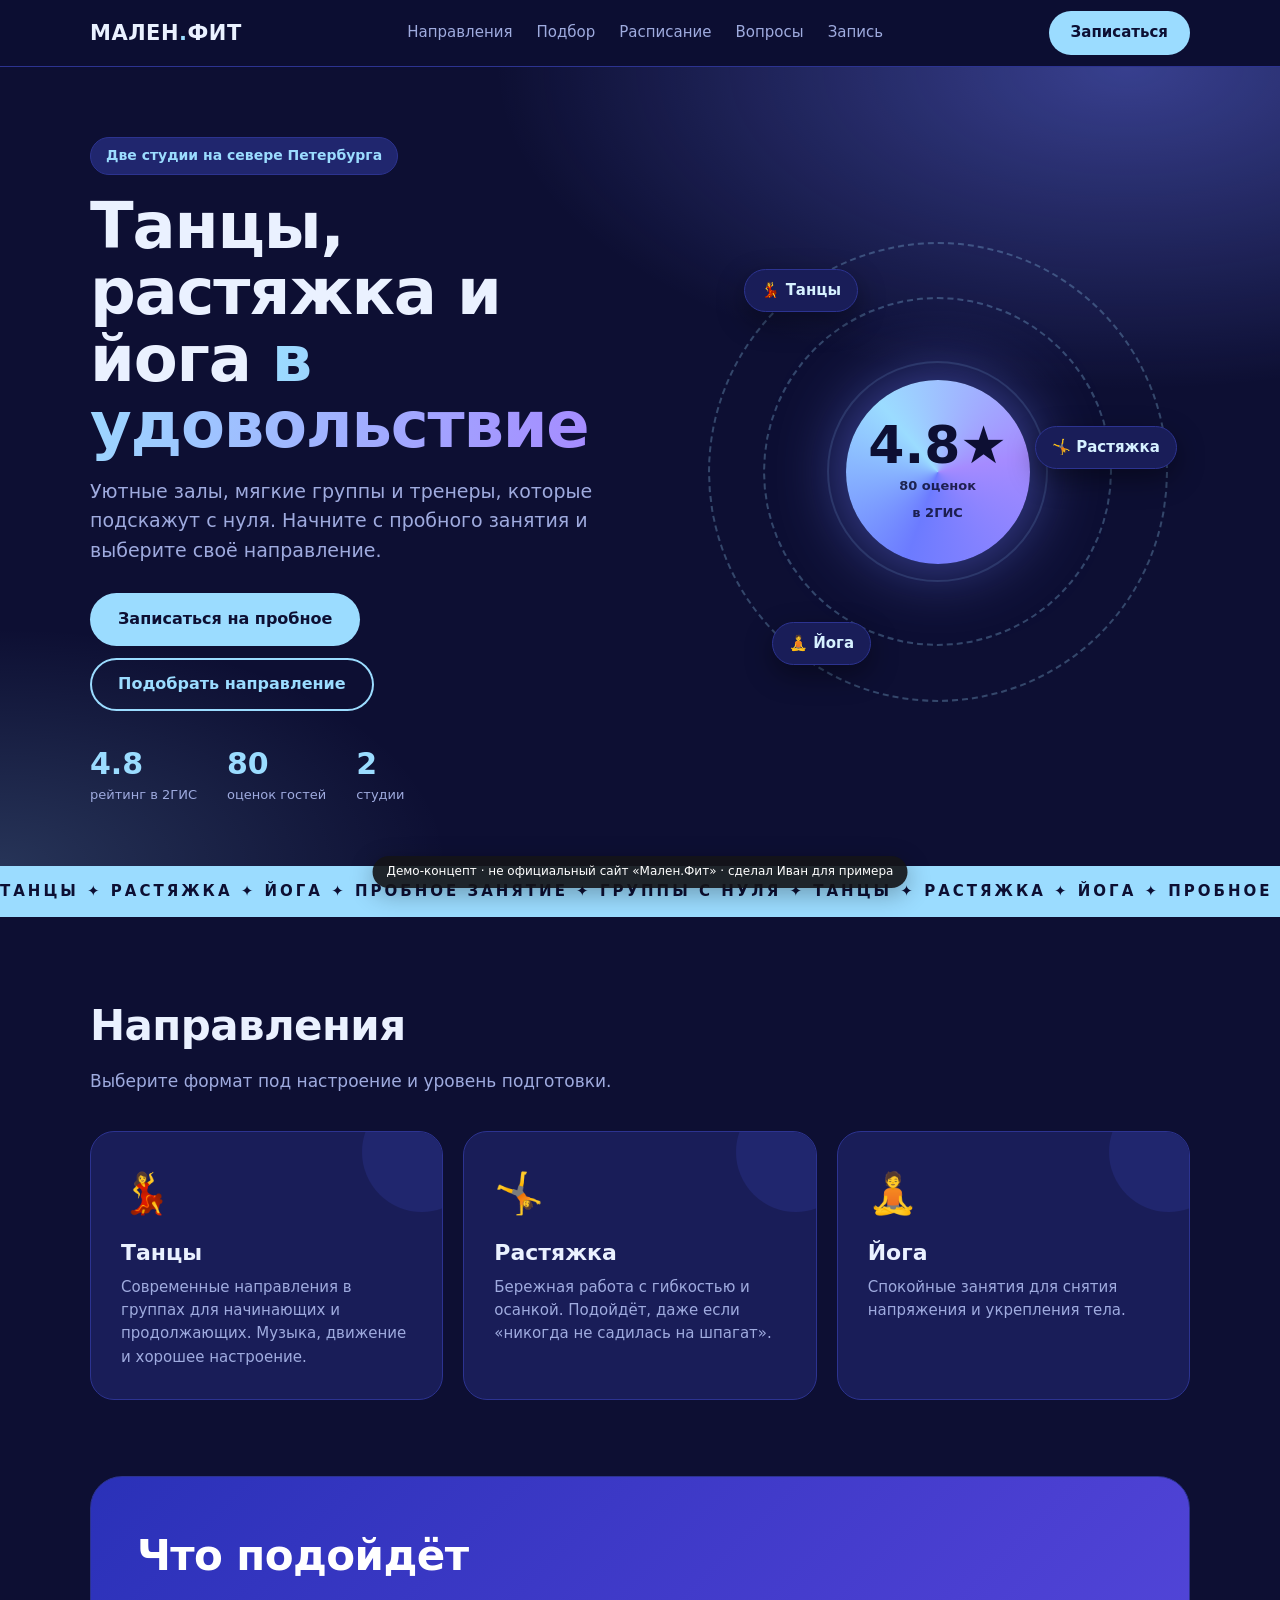
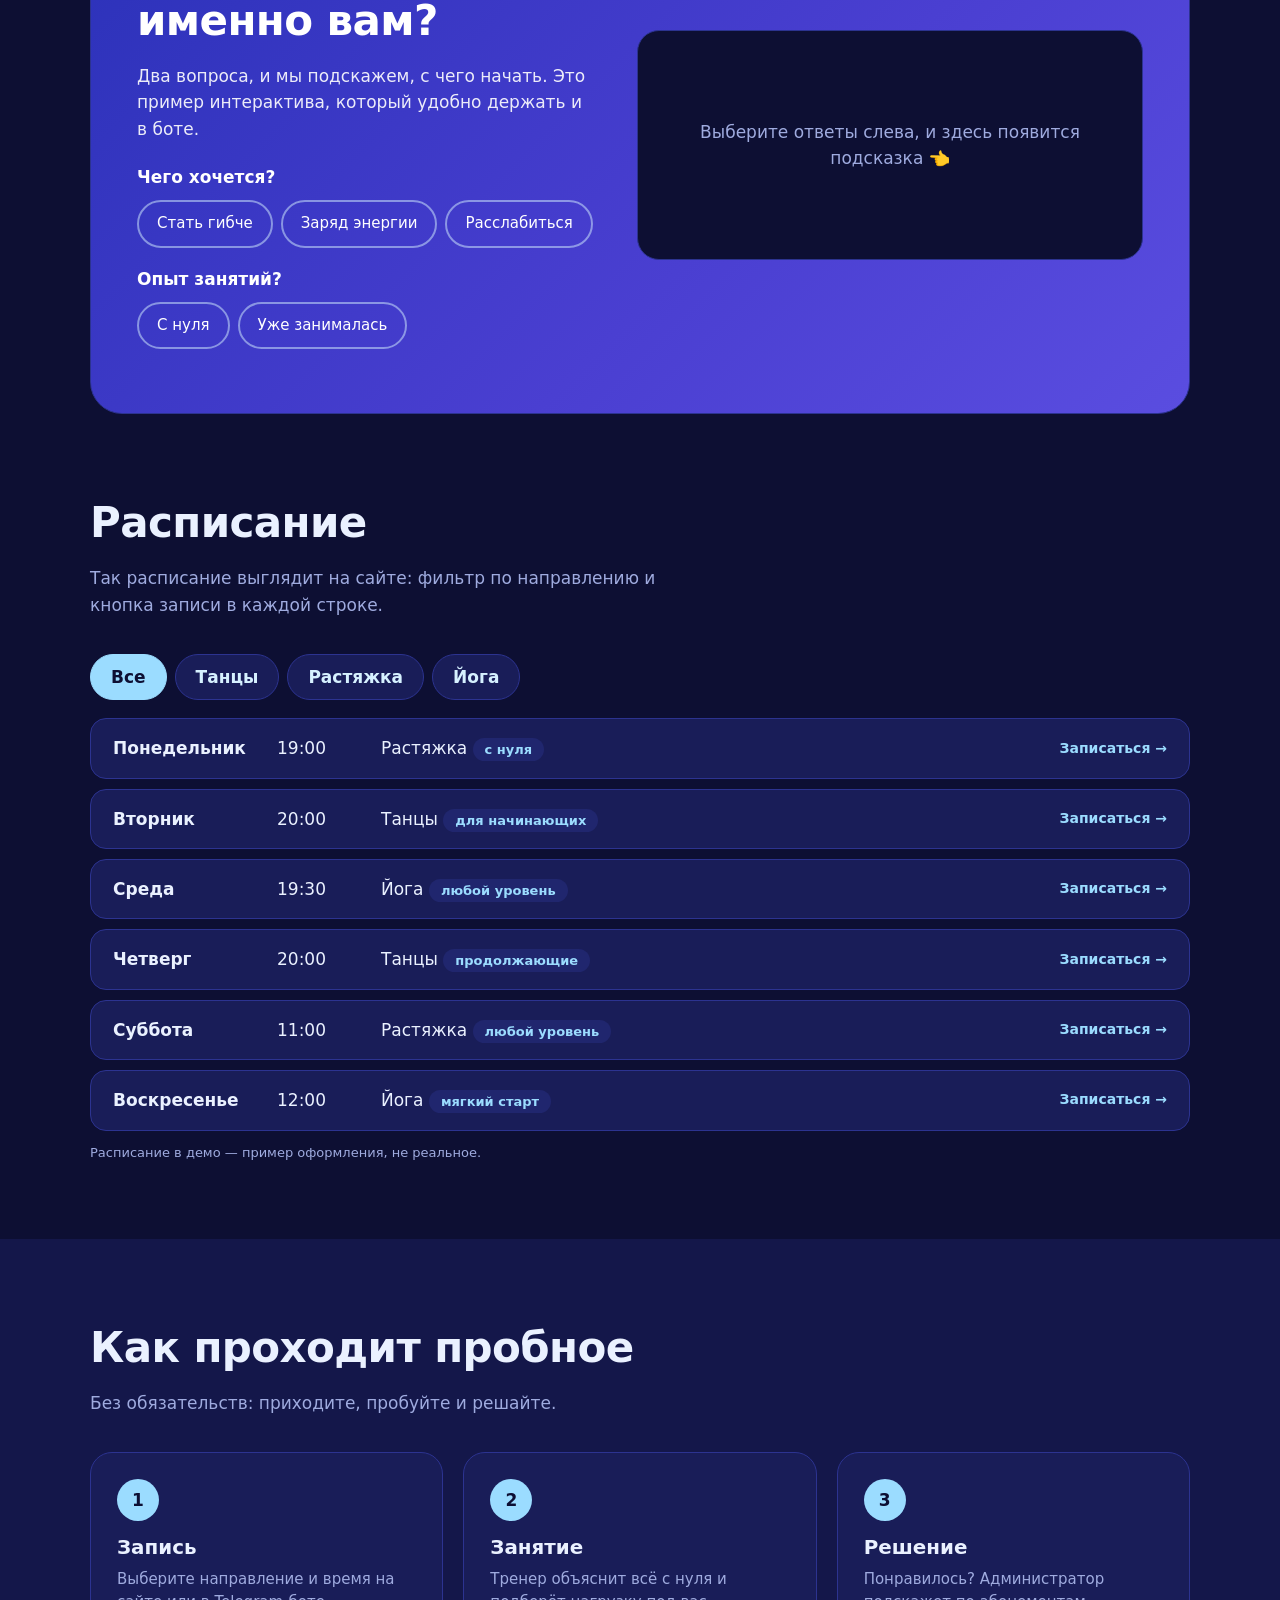
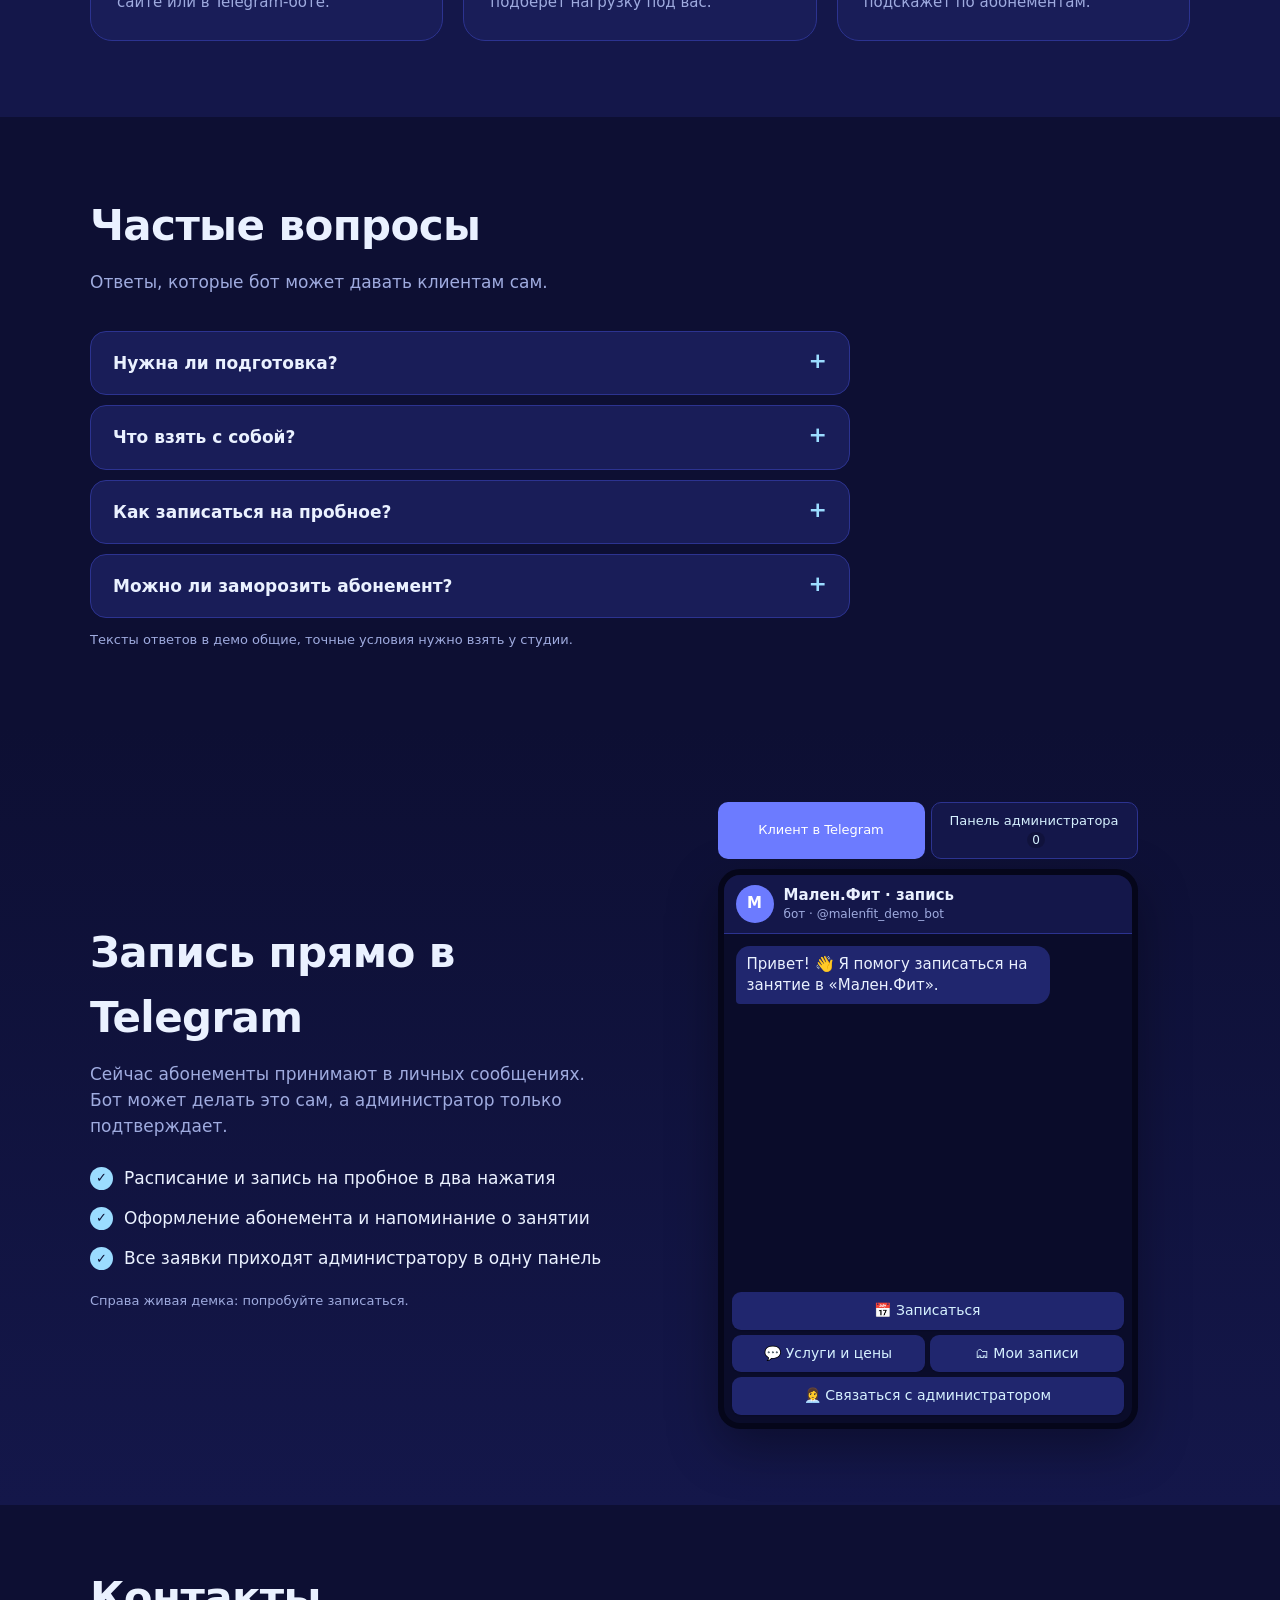
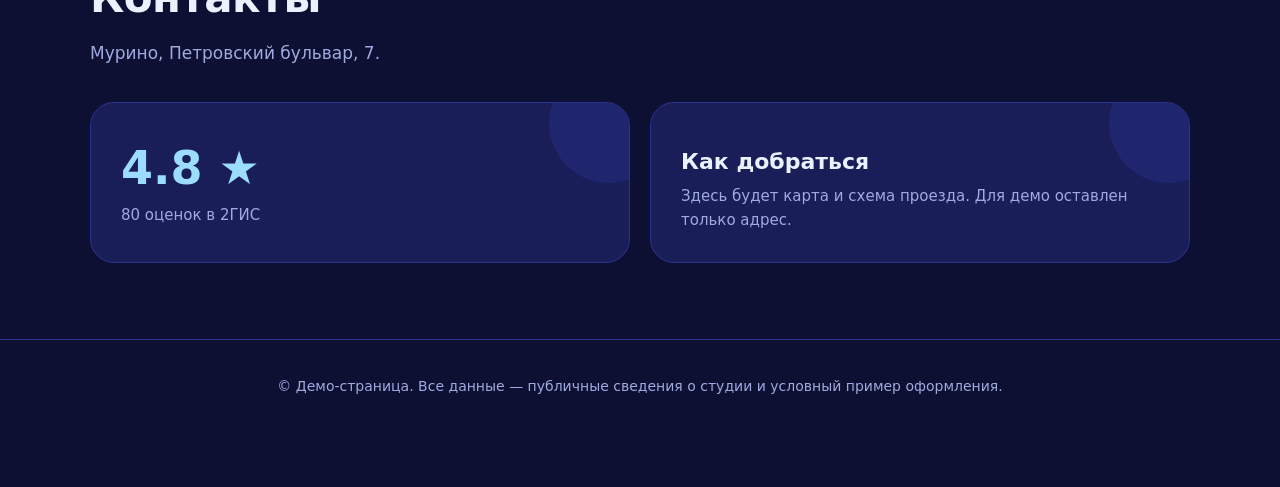
<file: demos/malenfit/index.html>
<!doctype html>
<html lang="ru" data-company="Мален.Фит">
<head>
<meta charset="utf-8">
<meta name="viewport" content="width=device-width, initial-scale=1">
<meta name="robots" content="noindex">
<title>Мален.Фит — танцы, растяжка, йога (демо)</title>
<link rel="stylesheet" href="/demos/_shared/bot.css">
<style>
:root { --bg:#0d0f33; --bg2:#14174a; --card:#191d58; --soft:#20266e; --line:#2c3390; --ink:#eaf1ff; --muted:#9fabdf; --ice:#9bdcff; --ice2:#d6f1ff; --indigo:#6c7bff; --violet:#a58bff; --on:#0d0f33; }
* { box-sizing: border-box; margin: 0; }
html { scroll-behavior: smooth; }
body { font: 17px/1.55 "Segoe UI", system-ui, sans-serif; color: var(--ink); background: var(--bg); overflow-x: hidden; }
a { color: inherit; text-decoration: none; }
.wrap { width: min(1100px, 92vw); margin: 0 auto; }
header { position: sticky; top: 0; z-index: 20; background: rgba(13,15,51,.82); backdrop-filter: blur(12px); border-bottom: 1px solid var(--line); }
header .wrap { display: flex; align-items: center; justify-content: space-between; height: 66px; }
.logo { font-weight: 800; letter-spacing: .5px; font-size: 21px; }
.logo span { color: var(--ice); }
nav { display: flex; gap: 24px; font-size: 15px; color: var(--muted); }
nav a:hover { color: var(--ice); }
.btn { display: inline-block; padding: 14px 28px; border-radius: 999px; background: var(--ice); color: var(--on); font-weight: 700; border: 0; cursor: pointer; font-size: 16px; font-family: inherit; transition: transform .15s, box-shadow .15s; }
.btn:hover { transform: translateY(-2px); box-shadow: 0 12px 30px rgba(155,220,255,.35); }
.btn.ghost { background: transparent; color: var(--ice); box-shadow: inset 0 0 0 2px var(--ice); }

/* hero */
.hero { padding: 70px 0 60px; position: relative; overflow: hidden; background: radial-gradient(900px 460px at 88% 0, rgba(108,123,255,.45), transparent 70%), radial-gradient(640px 340px at 0 100%, rgba(155,220,255,.18), transparent 70%); }
.hero .wrap { display: grid; grid-template-columns: 1.1fr 1fr; gap: 40px; align-items: center; }
.tag { display: inline-block; padding: 7px 15px; border-radius: 999px; background: var(--soft); color: var(--ice); font-size: 14px; font-weight: 600; border: 1px solid var(--line); }
h1 { font-size: clamp(38px, 5.6vw, 64px); line-height: 1.04; margin: 18px 0; letter-spacing: -1.2px; }
h1 em { font-style: normal; background: linear-gradient(100deg, var(--ice), var(--violet)); -webkit-background-clip: text; background-clip: text; color: transparent; }
.lead { color: var(--muted); font-size: 19px; max-width: 520px; }
.cta { display: flex; gap: 12px; margin-top: 28px; flex-wrap: wrap; }
.facts { display: flex; gap: 30px; margin-top: 36px; }
.facts b { display: block; font-size: 30px; color: var(--ice); line-height: 1.1; }
.facts span { font-size: 13px; color: var(--muted); }
.orbit { position: relative; aspect-ratio: 1; width: min(100%, 460px); margin: 0 auto; }
.orbit .ring { position: absolute; border-radius: 50%; border: 2px dashed rgba(155,220,255,.28); animation: spin 40s linear infinite; }
.orbit .r1 { inset: 0; } .orbit .r2 { inset: 12%; animation-direction: reverse; animation-duration: 30s; } .orbit .r3 { inset: 26%; border-style: solid; border-color: rgba(155,220,255,.14); }
.orbit .core { position: absolute; inset: 30%; border-radius: 50%; background: conic-gradient(from 200deg, var(--indigo), var(--ice), var(--violet), var(--indigo)); box-shadow: 0 0 70px rgba(108,123,255,.6); display: grid; place-items: center; color: var(--on); text-align: center; animation: pulse 6s ease-in-out infinite; }
.orbit .core b { font-size: clamp(34px, 6vw, 52px); display: block; line-height: 1; }
.orbit .core span { font-size: 13px; opacity: .85; font-weight: 600; }
.chip { position: absolute; padding: 9px 16px; border-radius: 999px; background: var(--card); border: 1px solid var(--line); color: var(--ice2); box-shadow: 0 10px 28px rgba(0,0,0,.4); font-weight: 700; font-size: 15px; animation: float 5s ease-in-out infinite; }
.chip.a { top: 6%; left: 8%; } .chip.b { top: 40%; right: -2%; animation-delay: -1.6s; } .chip.c { bottom: 8%; left: 14%; animation-delay: -3.2s; }
@keyframes spin { to { transform: rotate(360deg); } }
@keyframes pulse { 50% { transform: scale(1.05); } }
@keyframes float { 50% { transform: translateY(-12px); } }

/* marquee */
.marq { background: var(--ice); color: var(--on); overflow: hidden; white-space: nowrap; padding: 14px 0; font-weight: 800; letter-spacing: 3px; font-size: 15px; }
.marq div { display: inline-block; animation: mq 28s linear infinite; }
@keyframes mq { to { transform: translateX(-50%); } }

section { padding: 76px 0; }
h2 { font-size: clamp(28px, 4vw, 42px); letter-spacing: -.6px; margin-bottom: 10px; }
.sub { color: var(--muted); margin-bottom: 36px; max-width: 580px; }
.grid3 { display: grid; grid-template-columns: repeat(3, 1fr); gap: 20px; }
.card { background: var(--card); border: 1px solid var(--line); border-radius: 24px; padding: 30px; transition: transform .25s, border-color .25s; position: relative; overflow: hidden; }
.card:hover { transform: translateY(-6px); border-color: var(--ice); }
.card::after { content: ""; position: absolute; right: -40px; top: -40px; width: 120px; height: 120px; border-radius: 50%; background: var(--soft); transition: transform .4s; }
.card:hover::after { transform: scale(1.6); }
.card > * { position: relative; z-index: 1; }
.card .ic { font-size: 40px; }
.card h3 { margin: 12px 0 6px; font-size: 22px; }
.card p { color: var(--muted); font-size: 15px; }

/* quiz */
.quiz { background: linear-gradient(135deg, #2a31b8, #4a3fd1 60%, #5a4de0); color: #fff; border-radius: 32px; padding: 46px; display: grid; grid-template-columns: 1fr 1.1fr; gap: 40px; align-items: center; border: 1px solid var(--line); }
.quiz h2 { color: #fff; }
.quiz .q { font-weight: 700; margin-bottom: 10px; }
.opts { display: flex; gap: 8px; flex-wrap: wrap; margin-bottom: 18px; }
.opts button { padding: 10px 18px; border-radius: 999px; border: 2px solid rgba(214,241,255,.5); background: transparent; color: #fff; font: inherit; font-size: 15px; cursor: pointer; transition: .15s; }
.opts button:hover { background: rgba(255,255,255,.14); }
.opts button.on { background: var(--ice); color: var(--on); border-color: var(--ice); font-weight: 700; }
.result { background: var(--bg); color: var(--ink); border-radius: 22px; padding: 28px; min-height: 230px; display: flex; flex-direction: column; justify-content: center; border: 1px solid var(--line); }
.result .big { font-size: 44px; }
.result h3 { font-size: 26px; margin: 4px 0; color: var(--ice); }
.result p { color: var(--muted); margin-bottom: 16px; }
.result.wait { text-align: center; color: var(--muted); }

/* schedule */
.filters { display: flex; gap: 8px; margin-bottom: 18px; flex-wrap: wrap; }
.filters button { padding: 9px 20px; border-radius: 999px; border: 1px solid var(--line); background: var(--card); color: var(--ice2); font: inherit; font-weight: 600; cursor: pointer; }
.filters button.on { background: var(--ice); color: var(--on); border-color: var(--ice); }
.sch { display: grid; gap: 10px; }
.row { display: grid; grid-template-columns: 150px 90px 1fr auto; gap: 14px; align-items: center; background: var(--card); border: 1px solid var(--line); padding: 16px 22px; border-radius: 16px; transition: .2s; }
.row:hover { transform: translateX(6px); border-color: var(--ice); }
.row[hidden] { display: none; }
.row b { font-size: 17px; }
.pill { padding: 4px 12px; border-radius: 999px; font-size: 13px; background: var(--soft); color: var(--ice); font-weight: 600; }
.row a { color: var(--ice); font-weight: 700; font-size: 14px; }
.note { font-size: 13px; color: var(--muted); margin-top: 12px; }

/* steps + faq */
.steps { display: grid; grid-template-columns: repeat(3, 1fr); gap: 20px; counter-reset: s; }
.step { padding: 26px; border-radius: 22px; background: var(--card); border: 1px solid var(--line); counter-increment: s; }
.step::before { content: counter(s); width: 42px; height: 42px; border-radius: 50%; background: var(--ice); color: var(--on); display: grid; place-items: center; font-weight: 800; margin-bottom: 12px; }
.step h3 { margin-bottom: 4px; }
.step p { color: var(--muted); font-size: 15px; }
.faq { max-width: 760px; }
.faq details { background: var(--card); border: 1px solid var(--line); border-radius: 16px; padding: 18px 22px; margin-bottom: 10px; }
.faq summary { cursor: pointer; font-weight: 700; list-style: none; display: flex; justify-content: space-between; }
.faq summary::after { content: "+"; color: var(--ice); font-size: 22px; line-height: 1; transition: .2s; }
.faq details[open] summary::after { transform: rotate(45deg); }
.faq p { color: var(--muted); margin-top: 10px; font-size: 16px; }

.alt { background: var(--bg2); }
.botsec { background: linear-gradient(180deg, var(--bg), var(--bg2)); }
.botsec .wrap { display: grid; grid-template-columns: 1fr 1fr; gap: 50px; align-items: center; }
.ticks { list-style: none; padding: 0; margin-top: 18px; }
.ticks li { padding: 7px 0 7px 34px; position: relative; }
.ticks li::before { content: "✓"; position: absolute; left: 0; width: 23px; height: 23px; border-radius: 50%; background: var(--ice); color: var(--on); display: grid; place-items: center; font-size: 13px; top: 9px; font-weight: 800; }
.contacts { display: grid; grid-template-columns: 1fr 1fr; gap: 20px; }
.rate { font-size: 46px; font-weight: 800; color: var(--ice); }
footer { padding: 36px 0 90px; color: var(--muted); font-size: 14px; text-align: center; border-top: 1px solid var(--line); }

.bd { --bd-accent: #6c7bff; --bd-on: #fff; --bd-ink: #eaf1ff; --bd-muted: #9fabdf; --bd-line: #2c3390; --bd-bg: #0a0c2a; --bd-head: #14174a; --bd-bubble: #20266e; --bd-bubble-ink: #eaf1ff; --bd-key: #20266e; --bd-key-ink: #d6f1ff; --bd-key-hover: #2c3390; --bd-form: #14174a; --bd-input: #0d0f33; --bd-input-ink: #eaf1ff; --bd-input-line: #2c3390; --bd-admin: #14174a; --bd-admin-ink: #eaf1ff; --bd-soft: #20266e; --bd-frame: #05061a; --bd-tab: #14174a; --bd-tab-ink: #d6f1ff; --bd-tab-line: #2c3390; }

.rv { opacity: 0; transform: translateY(24px); transition: opacity .7s, transform .7s; }
.rv.in { opacity: 1; transform: none; }
@media (prefers-reduced-motion: reduce) { * { animation: none !important; transition: none !important; } .rv { opacity: 1; transform: none; } }
@media (max-width: 860px) {
  .hero .wrap, .botsec .wrap, .contacts, .quiz { grid-template-columns: 1fr; }
  .grid3, .steps { grid-template-columns: 1fr; }
  .row { grid-template-columns: 1fr auto; } .row .pill { justify-self: start; }
  .quiz { padding: 28px; }
  nav { display: none; }
  .orbit { width: min(86%, 340px); }
}
</style>
</head>
<body>
<header><div class="wrap">
  <a class="logo" href="#">МАЛЕН<span>.</span>ФИТ</a>
  <nav><a href="#dir">Направления</a><a href="#quiz">Подбор</a><a href="#schedule">Расписание</a><a href="#faq">Вопросы</a><a href="#bot">Запись</a></nav>
  <a class="btn" href="#bot" style="padding:10px 22px;font-size:15px">Записаться</a>
</div></header>

<div class="hero"><div class="wrap">
  <div>
    <span class="tag">Две студии на севере Петербурга</span>
    <h1>Танцы, растяжка и йога <em>в удовольствие</em></h1>
    <p class="lead">Уютные залы, мягкие группы и тренеры, которые подскажут с нуля. Начните с пробного занятия и выберите своё направление.</p>
    <div class="cta"><a class="btn" href="#bot">Записаться на пробное</a><a class="btn ghost" href="#quiz">Подобрать направление</a></div>
    <div class="facts"><div><b>4.8</b><span>рейтинг в 2ГИС</span></div><div><b>80</b><span>оценок гостей</span></div><div><b>2</b><span>студии</span></div></div>
  </div>
  <div class="orbit" aria-hidden="true">
    <div class="ring r1"></div><div class="ring r2"></div><div class="ring r3"></div>
    <div class="core"><div><b>4.8★</b><span>80 оценок<br>в 2ГИС</span></div></div>
    <div class="chip a">💃 Танцы</div><div class="chip b">🤸 Растяжка</div><div class="chip c">🧘 Йога</div>
  </div>
</div></div>

<div class="marq" aria-hidden="true"><div>ТАНЦЫ ✦ РАСТЯЖКА ✦ ЙОГА ✦ ПРОБНОЕ ЗАНЯТИЕ ✦ ГРУППЫ С НУЛЯ ✦ ТАНЦЫ ✦ РАСТЯЖКА ✦ ЙОГА ✦ ПРОБНОЕ ЗАНЯТИЕ ✦ ГРУППЫ С НУЛЯ ✦ ТАНЦЫ ✦ РАСТЯЖКА ✦ ЙОГА ✦ ПРОБНОЕ ЗАНЯТИЕ ✦ ГРУППЫ С НУЛЯ ✦ ТАНЦЫ ✦ РАСТЯЖКА ✦ ЙОГА ✦ ПРОБНОЕ ЗАНЯТИЕ ✦ ГРУППЫ С НУЛЯ ✦ </div></div>

<section id="dir"><div class="wrap">
  <h2 class="rv">Направления</h2><p class="sub rv">Выберите формат под настроение и уровень подготовки.</p>
  <div class="grid3">
    <div class="card rv"><div class="ic">💃</div><h3>Танцы</h3><p>Современные направления в группах для начинающих и продолжающих. Музыка, движение и хорошее настроение.</p></div>
    <div class="card rv"><div class="ic">🤸</div><h3>Растяжка</h3><p>Бережная работа с гибкостью и осанкой. Подойдёт, даже если «никогда не садилась на шпагат».</p></div>
    <div class="card rv"><div class="ic">🧘</div><h3>Йога</h3><p>Спокойные занятия для снятия напряжения и укрепления тела.</p></div>
  </div>
</div></section>

<section id="quiz" style="padding-top:0"><div class="wrap"><div class="quiz rv">
  <div>
    <h2>Что подойдёт именно вам?</h2>
    <p style="opacity:.9;margin-bottom:22px">Два вопроса, и мы подскажем, с чего начать. Это пример интерактива, который удобно держать и в боте.</p>
    <div class="q">Чего хочется?</div>
    <div class="opts" data-q="goal"><button data-v="flex">Стать гибче</button><button data-v="energy">Заряд энергии</button><button data-v="calm">Расслабиться</button></div>
    <div class="q">Опыт занятий?</div>
    <div class="opts" data-q="exp"><button data-v="new">С нуля</button><button data-v="some">Уже занималась</button></div>
  </div>
  <div class="result wait" id="result">Выберите ответы слева, и здесь появится подсказка 👈</div>
</div></div></section>

<section id="schedule" style="padding-top:0"><div class="wrap">
  <h2 class="rv">Расписание</h2><p class="sub rv">Так расписание выглядит на сайте: фильтр по направлению и кнопка записи в каждой строке.</p>
  <div class="filters" id="filters"><button class="on" data-f="all">Все</button><button data-f="dance">Танцы</button><button data-f="stretch">Растяжка</button><button data-f="yoga">Йога</button></div>
  <div class="sch" id="sch">
    <div class="row" data-k="stretch"><b>Понедельник</b><span>19:00</span><span>Растяжка <span class="pill">с нуля</span></span><a href="#bot">Записаться →</a></div>
    <div class="row" data-k="dance"><b>Вторник</b><span>20:00</span><span>Танцы <span class="pill">для начинающих</span></span><a href="#bot">Записаться →</a></div>
    <div class="row" data-k="yoga"><b>Среда</b><span>19:30</span><span>Йога <span class="pill">любой уровень</span></span><a href="#bot">Записаться →</a></div>
    <div class="row" data-k="dance"><b>Четверг</b><span>20:00</span><span>Танцы <span class="pill">продолжающие</span></span><a href="#bot">Записаться →</a></div>
    <div class="row" data-k="stretch"><b>Суббота</b><span>11:00</span><span>Растяжка <span class="pill">любой уровень</span></span><a href="#bot">Записаться →</a></div>
    <div class="row" data-k="yoga"><b>Воскресенье</b><span>12:00</span><span>Йога <span class="pill">мягкий старт</span></span><a href="#bot">Записаться →</a></div>
  </div>
  <p class="note">Расписание в демо — пример оформления, не реальное.</p>
</div></section>

<section class="alt"><div class="wrap">
  <h2 class="rv">Как проходит пробное</h2><p class="sub rv">Без обязательств: приходите, пробуйте и решайте.</p>
  <div class="steps">
    <div class="step rv"><h3>Запись</h3><p>Выберите направление и время на сайте или в Telegram-боте.</p></div>
    <div class="step rv"><h3>Занятие</h3><p>Тренер объяснит всё с нуля и подберёт нагрузку под вас.</p></div>
    <div class="step rv"><h3>Решение</h3><p>Понравилось? Администратор подскажет по абонементам.</p></div>
  </div>
</div></section>

<section id="faq"><div class="wrap">
  <h2 class="rv">Частые вопросы</h2><p class="sub rv">Ответы, которые бот может давать клиентам сам.</p>
  <div class="faq rv">
    <details><summary>Нужна ли подготовка?</summary><p>Нет. Есть группы для начинающих, тренер подстроит нагрузку.</p></details>
    <details><summary>Что взять с собой?</summary><p>Удобную форму и воду. Коврики можно уточнить у администратора.</p></details>
    <details><summary>Как записаться на пробное?</summary><p>В Telegram-боте ниже или у администратора в личных сообщениях.</p></details>
    <details><summary>Можно ли заморозить абонемент?</summary><p>Условия зависят от абонемента, их называет администратор.</p></details>
  </div>
  <p class="note">Тексты ответов в демо общие, точные условия нужно взять у студии.</p>
</div></section>

<section class="botsec" id="bot"><div class="wrap">
  <div>
    <h2>Запись прямо в Telegram</h2>
    <p class="sub" style="margin-bottom:0">Сейчас абонементы принимают в личных сообщениях. Бот может делать это сам, а администратор только подтверждает.</p>
    <ul class="ticks">
      <li>Расписание и запись на пробное в два нажатия</li>
      <li>Оформление абонемента и напоминание о занятии</li>
      <li>Все заявки приходят администратору в одну панель</li>
    </ul>
    <p class="note">Справа живая демка: попробуйте записаться.</p>
  </div>
  <div id="bot-demo"></div>
</div></section>

<section id="contacts" style="padding-top:60px"><div class="wrap">
  <h2>Контакты</h2><p class="sub">Мурино, Петровский бульвар, 7.</p>
  <div class="contacts">
    <div class="card"><div class="rate">4.8 ★</div><p>80 оценок в 2ГИС</p></div>
    <div class="card"><h3>Как добраться</h3><p>Здесь будет карта и схема проезда. Для демо оставлен только адрес.</p></div>
  </div>
</div></section>

<footer>© Демо-страница. Все данные — публичные сведения о студии и условный пример оформления.</footer>

<script src="/demos/_shared/bot.js"></script>
<script>
BotDemo.mount('#bot-demo', {
  botName: 'Мален.Фит · запись', avatar: 'М', handle: '@malenfit_demo_bot',
  greeting: 'Привет! 👋 Я помогу записаться на занятие в «Мален.Фит».',
  priceNote: 'Цены уточняйте у администратора (в демо не указаны).',
  services: [
    { name: 'Пробное: танцы', meta: 'Группа для начинающих, 60 минут' },
    { name: 'Пробное: растяжка', meta: 'Группа с нуля, 60 минут' },
    { name: 'Пробное: йога', meta: 'Спокойная группа, 60 минут' }
  ],
  slots: ['11:00', '18:00', '19:00', '19:30', '20:00', '21:00'],
  closedWeekdays: [], daysAhead: 6
});

/* фильтр расписания */
var rows = document.querySelectorAll('#sch .row');
document.querySelectorAll('#filters button').forEach(function (b) {
  b.addEventListener('click', function () {
    document.querySelectorAll('#filters button').forEach(function (x) { x.classList.toggle('on', x === b); });
    var f = b.dataset.f;
    rows.forEach(function (r) { r.hidden = f !== 'all' && r.dataset.k !== f; });
  });
});

/* подбор направления */
var ans = {};
var RES = {
  flex: { e: '🤸', t: 'Растяжка', p: 'Бережно разовьёт гибкость и поправит осанку.' },
  energy: { e: '💃', t: 'Танцы', p: 'Движение под музыку: заряд энергии и хорошее настроение.' },
  calm: { e: '🧘', t: 'Йога', p: 'Спокойный темп, дыхание и снятие напряжения.' }
};
function showResult() {
  if (!ans.goal || !ans.exp) return;
  var r = RES[ans.goal];
  var lvl = ans.exp === 'new' ? 'Для вас есть группа с нуля, тренер всё объяснит.' : 'Тренер подберёт группу по вашему уровню.';
  var el = document.getElementById('result');
  el.className = 'result';
  el.innerHTML = '<div class="big">' + r.e + '</div><h3>' + r.t + '</h3><p>' + r.p + ' ' + lvl + '</p><a class="btn" href="#bot" style="align-self:flex-start">Записаться на пробное</a>';
}
document.querySelectorAll('.opts').forEach(function (g) {
  g.querySelectorAll('button').forEach(function (b) {
    b.addEventListener('click', function () {
      g.querySelectorAll('button').forEach(function (x) { x.classList.toggle('on', x === b); });
      ans[g.dataset.q] = b.dataset.v;
      showResult();
    });
  });
});

/* появление блоков при прокрутке */
var io = 'IntersectionObserver' in window ? new IntersectionObserver(function (en) {
  en.forEach(function (e) { if (e.isIntersecting) { e.target.classList.add('in'); io.unobserve(e.target); } });
}, { threshold: .12 }) : null;
document.querySelectorAll('.rv').forEach(function (n) { io ? io.observe(n) : n.classList.add('in'); });
</script>
<script src="/demos/_shared/ribbon.js"></script>
</body>
</html>
</file>
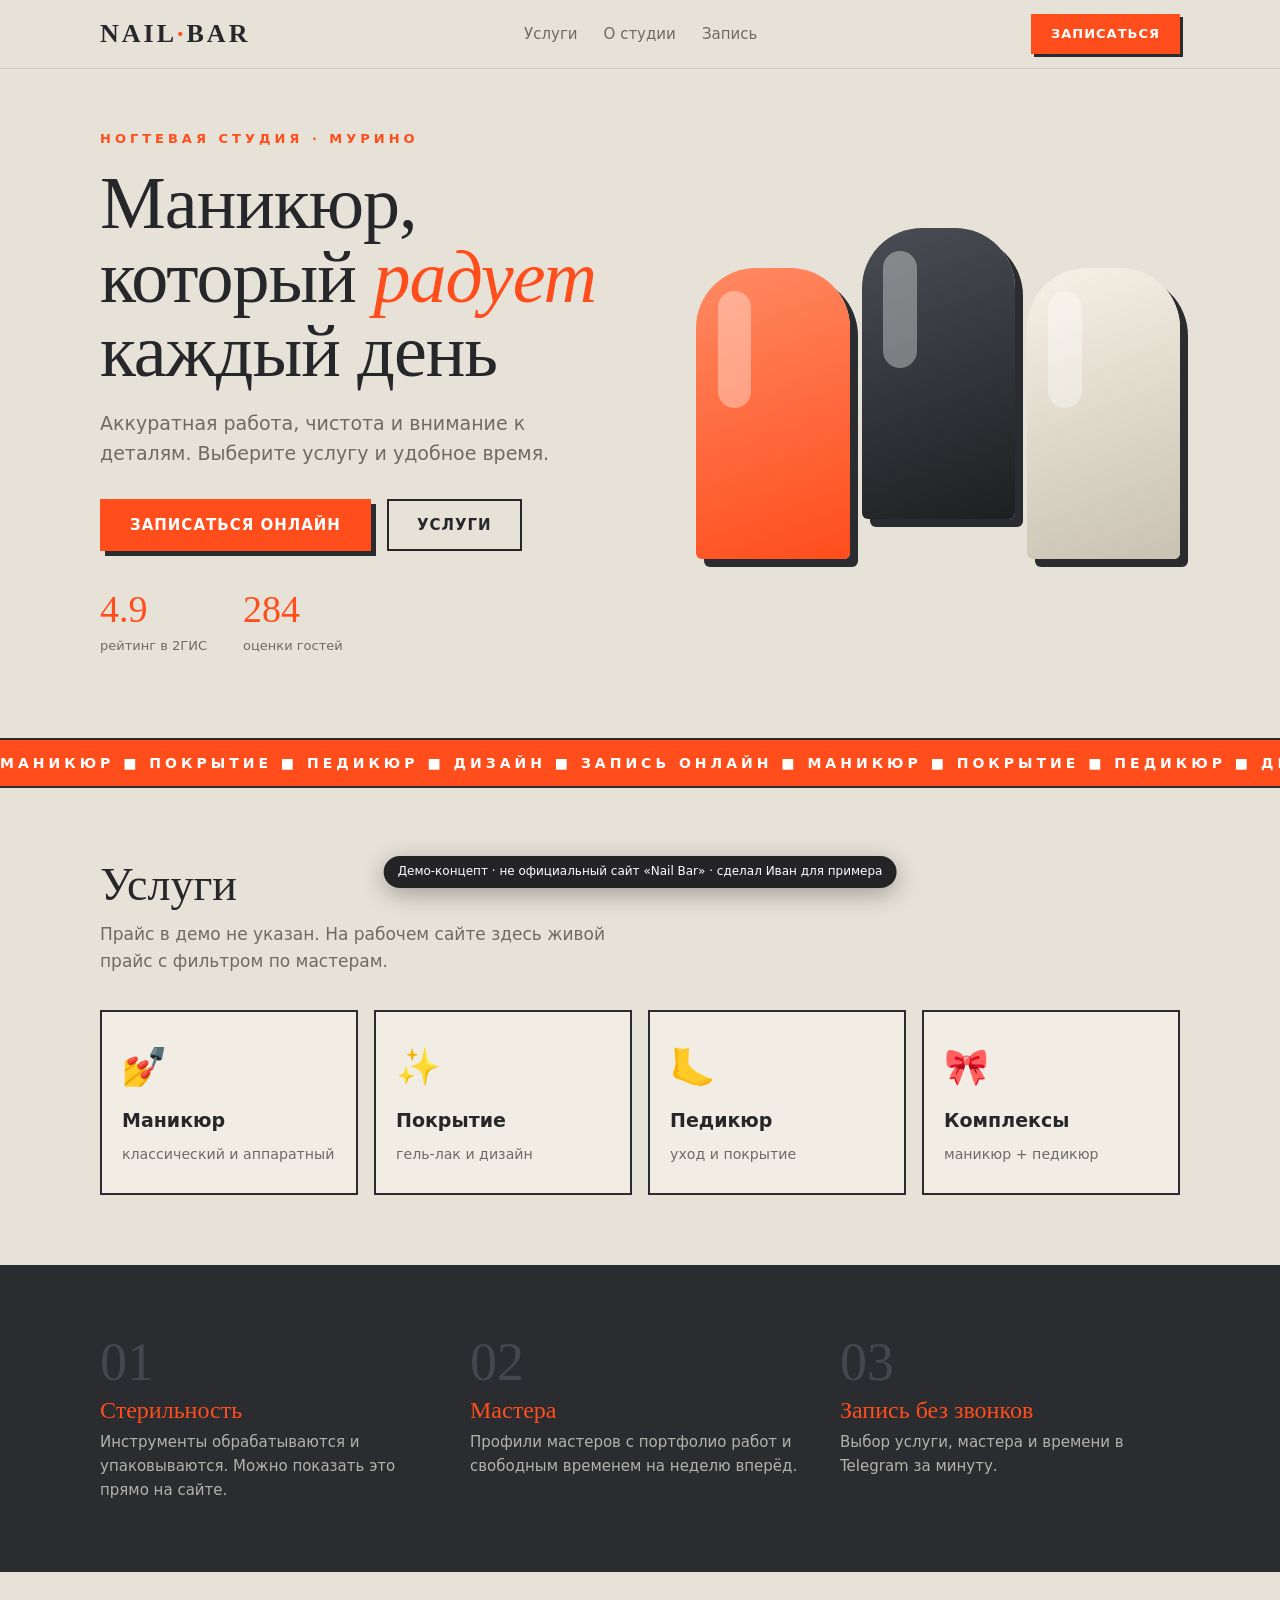
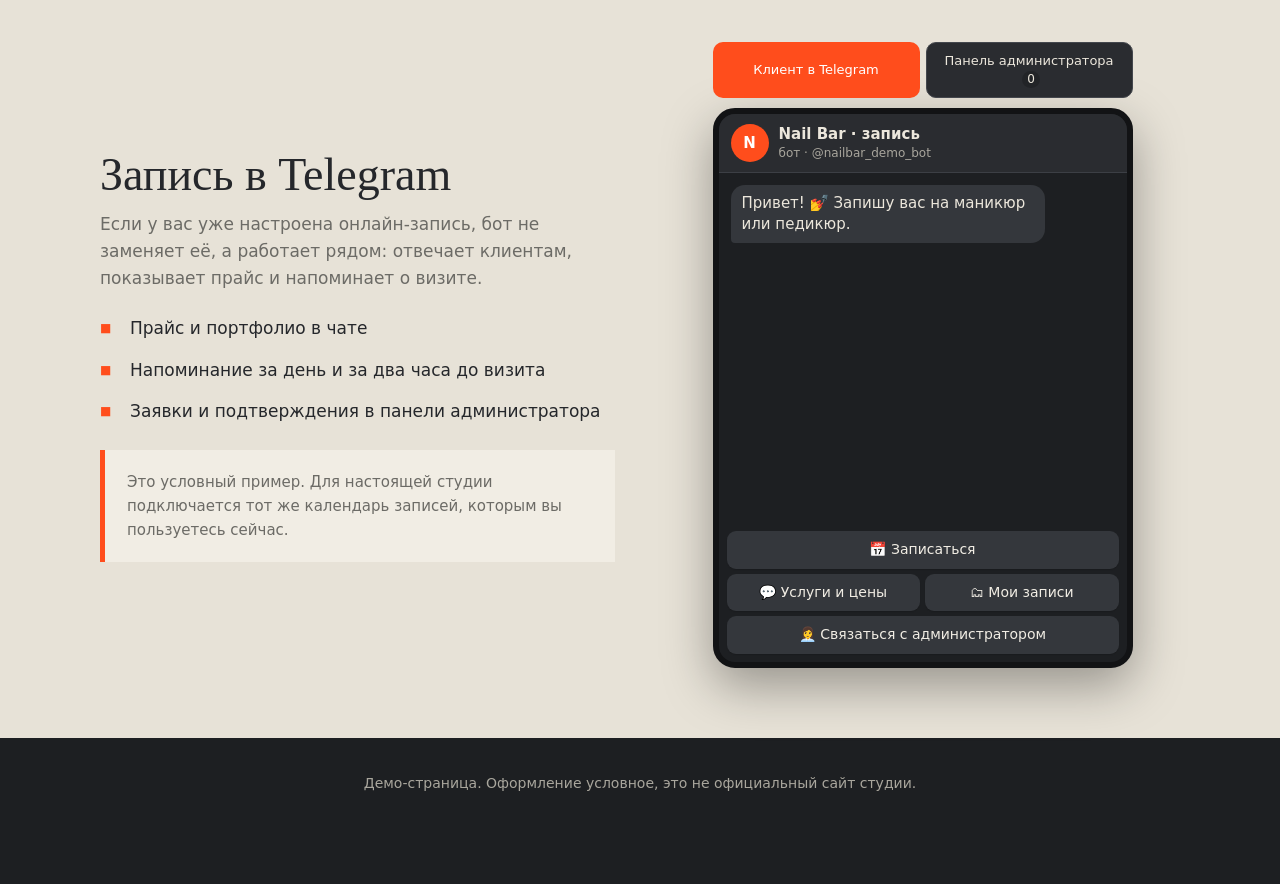
<file: demos/nailbar/index.html>
<!doctype html>
<html lang="ru" data-company="Nail Bar">
<head>
<meta charset="utf-8">
<meta name="viewport" content="width=device-width, initial-scale=1">
<meta name="robots" content="noindex">
<title>Nail Bar — ногтевая студия в Мурино (демо)</title>
<link rel="stylesheet" href="/demos/_shared/bot.css">
<style>
:root { --bg:#e7e2d7; --card:#f1ede4; --line:#cfc9bb; --ink:#25272b; --muted:#6c6b66; --dark:#2a2c30; --dark2:#1d1f22; --fire:#ff4d1c; --fire2:#d93a0e; --on:#fff; --sand:#d8d2c3; }
* { box-sizing: border-box; margin: 0; }
html { scroll-behavior: smooth; }
body { font: 17px/1.6 "Segoe UI", system-ui, sans-serif; background: var(--bg); color: var(--ink); }
a { color: inherit; text-decoration: none; }
.wrap { width: min(1080px, 92vw); margin: 0 auto; }
header { position: sticky; top: 0; z-index: 10; background: rgba(231,226,215,.94); backdrop-filter: blur(10px); border-bottom: 1px solid var(--line); }
header .wrap { display: flex; justify-content: space-between; align-items: center; height: 68px; }
.logo { font: 700 26px/1 Georgia, serif; letter-spacing: 3px; text-transform: uppercase; }
.logo span { color: var(--fire); }
nav { display: flex; gap: 26px; font-size: 15px; color: var(--muted); }
nav a:hover { color: var(--fire); }
.btn { display: inline-block; padding: 14px 30px; border-radius: 0; border: 0; background: var(--fire); color: var(--on); font-weight: 700; font-size: 15px; font-family: inherit; letter-spacing: 1px; text-transform: uppercase; cursor: pointer; transition: .2s; box-shadow: 5px 5px 0 var(--dark); }
.btn:hover { transform: translate(3px, 3px); box-shadow: 2px 2px 0 var(--dark); }
.btn.o { background: transparent; color: var(--ink); box-shadow: inset 0 0 0 2px var(--ink); }
.btn.o:hover { background: var(--ink); color: var(--bg); transform: none; }
.hero { padding: 60px 0 80px; border-bottom: 2px solid var(--dark); }
.hero .wrap { display: grid; grid-template-columns: 1.15fr 1fr; gap: 40px; align-items: center; }
.tag { color: var(--fire); letter-spacing: 4px; font-size: 13px; text-transform: uppercase; font-weight: 700; }
h1 { font: 400 clamp(42px, 6.4vw, 74px)/1 Georgia, serif; margin: 16px 0 20px; letter-spacing: -1px; }
h1 em { color: var(--fire); }
.lead { color: var(--muted); font-size: 19px; max-width: 480px; }
.cta { display: flex; gap: 16px; margin-top: 30px; flex-wrap: wrap; }
.hands { display: grid; grid-template-columns: repeat(3, 1fr); gap: 12px; align-items: end; }
.nail { aspect-ratio: 1/1.9; border-radius: 60px 60px 6px 6px; box-shadow: 8px 8px 0 var(--dark); position: relative; overflow: hidden; }
.nail::after { content: ""; position: absolute; top: 8%; left: 14%; width: 22%; height: 40%; border-radius: 40px; background: rgba(255,255,255,.35); }
.nail:nth-child(1) { background: linear-gradient(160deg, #ff8a63, var(--fire)); }
.nail:nth-child(2) { background: linear-gradient(160deg, #4a4d54, var(--dark2)); margin-bottom: 40px; }
.nail:nth-child(3) { background: linear-gradient(160deg, #f6f1e6, #c9c2b2); }
.nums { display: flex; gap: 36px; margin-top: 36px; }
.nums b { display: block; font: 400 38px Georgia, serif; color: var(--fire); }
.nums span { font-size: 13px; color: var(--muted); }
.tape { background: var(--fire); color: var(--on); overflow: hidden; white-space: nowrap; padding: 12px 0; font-weight: 800; letter-spacing: 4px; font-size: 14px; border-bottom: 2px solid var(--dark); }
.tape div { display: inline-block; animation: mq 30s linear infinite; }
@keyframes mq { to { transform: translateX(-50%); } }
section { padding: 70px 0; }
h2 { font: 400 clamp(30px, 4.4vw, 46px) Georgia, serif; margin-bottom: 10px; }
.sub { color: var(--muted); margin-bottom: 34px; max-width: 560px; }
.svc { display: grid; grid-template-columns: repeat(4, 1fr); gap: 16px; }
.svc > div { background: var(--card); border: 2px solid var(--dark); padding: 26px 20px; transition: .2s; }
.svc > div:hover { background: var(--fire); color: var(--on); transform: translate(-4px, -4px); box-shadow: 6px 6px 0 var(--dark); }
.svc > div:hover small { color: #ffe4da; }
.svc .e { font-size: 36px; }
.svc h4 { margin: 10px 0 4px; font-size: 19px; }
.svc small { color: var(--muted); }
.dark { background: var(--dark); color: #ece7dc; }
.dark .sub { color: #a9a69d; }
.why .wrap { display: grid; grid-template-columns: repeat(3, 1fr); gap: 30px; }
.why h3 { font: 400 24px Georgia, serif; margin-bottom: 6px; color: var(--fire); }
.why p { color: #b5b2a9; font-size: 15px; }
.why .n { font: 400 54px Georgia, serif; color: #44474d; line-height: 1; margin-bottom: 8px; }
.botsec .wrap { display: grid; grid-template-columns: 1fr 1fr; gap: 50px; align-items: center; }
.ticks { list-style: none; padding: 0; margin-top: 16px; }
.ticks li { padding: 7px 0 7px 30px; position: relative; }
.ticks li::before { content: "■"; position: absolute; left: 0; color: var(--fire); font-size: 12px; top: 11px; }
.note { font-size: 13px; color: var(--muted); margin-top: 12px; }
.box { background: var(--card); padding: 20px 22px; margin-top: 18px; font-size: 15px; color: var(--muted); border-left: 5px solid var(--fire); }
footer { padding: 34px 0 90px; text-align: center; font-size: 14px; color: #a9a69d; background: var(--dark2); }
.bd { --bd-accent: #ff4d1c; --bd-on: #fff; --bd-ink: #ece7dc; --bd-muted: #a9a69d; --bd-line: #3c3f45; --bd-bg: #1d1f22; --bd-head: #2a2c30; --bd-bubble: #34373c; --bd-bubble-ink: #ece7dc; --bd-key: #34373c; --bd-key-ink: #f1ede4; --bd-key-hover: #44474d; --bd-form: #2a2c30; --bd-input: #1d1f22; --bd-input-ink: #ece7dc; --bd-input-line: #44474d; --bd-admin: #2a2c30; --bd-admin-ink: #ece7dc; --bd-soft: #34373c; --bd-frame: #121315; --bd-tab: #2a2c30; --bd-tab-ink: #ece7dc; --bd-tab-line: #44474d; }
@media (max-width: 860px) {
  .hero .wrap, .botsec .wrap, .why .wrap { grid-template-columns: 1fr; }
  .svc { grid-template-columns: 1fr 1fr; }
  .hands { max-width: 280px; margin: 0 auto; }
  nav { display: none; }
}
</style>
</head>
<body>
<header><div class="wrap">
  <a class="logo" href="#">Nail<span>·</span>Bar</a>
  <nav><a href="#svc">Услуги</a><a href="#why">О студии</a><a href="#bot">Запись</a></nav>
  <a class="btn" href="#bot" style="padding:10px 20px;font-size:13px;box-shadow:3px 3px 0 var(--dark)">Записаться</a>
</div></header>

<div class="hero"><div class="wrap">
  <div>
    <div class="tag">Ногтевая студия · Мурино</div>
    <h1>Маникюр, который <em>радует</em> каждый день</h1>
    <p class="lead">Аккуратная работа, чистота и внимание к деталям. Выберите услугу и удобное время.</p>
    <div class="cta"><a class="btn" href="#bot">Записаться онлайн</a><a class="btn o" href="#svc">Услуги</a></div>
    <div class="nums"><div><b>4.9</b><span>рейтинг в 2ГИС</span></div><div><b>284</b><span>оценки гостей</span></div></div>
  </div>
  <div class="hands" aria-hidden="true"><div class="nail"></div><div class="nail"></div><div class="nail"></div></div>
</div></div>

<div class="tape" aria-hidden="true"><div>МАНИКЮР ■ ПОКРЫТИЕ ■ ПЕДИКЮР ■ ДИЗАЙН ■ ЗАПИСЬ ОНЛАЙН ■ МАНИКЮР ■ ПОКРЫТИЕ ■ ПЕДИКЮР ■ ДИЗАЙН ■ ЗАПИСЬ ОНЛАЙН ■ МАНИКЮР ■ ПОКРЫТИЕ ■ ПЕДИКЮР ■ ДИЗАЙН ■ ЗАПИСЬ ОНЛАЙН ■ МАНИКЮР ■ ПОКРЫТИЕ ■ ПЕДИКЮР ■ ДИЗАЙН ■ ЗАПИСЬ ОНЛАЙН ■ </div></div>

<section id="svc"><div class="wrap">
  <h2>Услуги</h2><p class="sub">Прайс в демо не указан. На рабочем сайте здесь живой прайс с фильтром по мастерам.</p>
  <div class="svc">
    <div><div class="e">💅</div><h4>Маникюр</h4><small>классический и аппаратный</small></div>
    <div><div class="e">✨</div><h4>Покрытие</h4><small>гель-лак и дизайн</small></div>
    <div><div class="e">🦶</div><h4>Педикюр</h4><small>уход и покрытие</small></div>
    <div><div class="e">🎀</div><h4>Комплексы</h4><small>маникюр + педикюр</small></div>
  </div>
</div></section>

<section class="dark why" id="why"><div class="wrap">
  <div><div class="n">01</div><h3>Стерильность</h3><p>Инструменты обрабатываются и упаковываются. Можно показать это прямо на сайте.</p></div>
  <div><div class="n">02</div><h3>Мастера</h3><p>Профили мастеров с портфолио работ и свободным временем на неделю вперёд.</p></div>
  <div><div class="n">03</div><h3>Запись без звонков</h3><p>Выбор услуги, мастера и времени в Telegram за минуту.</p></div>
</div></section>

<section class="botsec" id="bot"><div class="wrap">
  <div>
    <h2>Запись в Telegram</h2>
    <p class="sub" style="margin-bottom:0">Если у вас уже настроена онлайн-запись, бот не заменяет её, а работает рядом: отвечает клиентам, показывает прайс и напоминает о визите.</p>
    <ul class="ticks">
      <li>Прайс и портфолио в чате</li>
      <li>Напоминание за день и за два часа до визита</li>
      <li>Заявки и подтверждения в панели администратора</li>
    </ul>
    <div class="box">Это условный пример. Для настоящей студии подключается тот же календарь записей, которым вы пользуетесь сейчас.</div>
  </div>
  <div id="bot-demo"></div>
</div></section>

<footer>Демо-страница. Оформление условное, это не официальный сайт студии.</footer>

<script src="/demos/_shared/bot.js"></script>
<script>
BotDemo.mount('#bot-demo', {
  botName: 'Nail Bar · запись', avatar: 'N', handle: '@nailbar_demo_bot',
  greeting: 'Привет! 💅 Запишу вас на маникюр или педикюр.',
  priceNote: 'Цены уточняйте у администратора (в демо не указаны).',
  services: [
    { name: 'Маникюр + покрытие', meta: 'Гель-лак, примерно 2 часа' },
    { name: 'Маникюр без покрытия', meta: 'Классический или аппаратный' },
    { name: 'Педикюр', meta: 'Уход и покрытие' },
    { name: 'Снятие покрытия', meta: 'Быстрая услуга' }
  ],
  slots: ['10:00', '12:00', '14:00', '16:00', '18:00', '20:00'],
  closedWeekdays: [], daysAhead: 6
});
</script>
<script src="/demos/_shared/ribbon.js"></script>
</body>
</html>
</file>
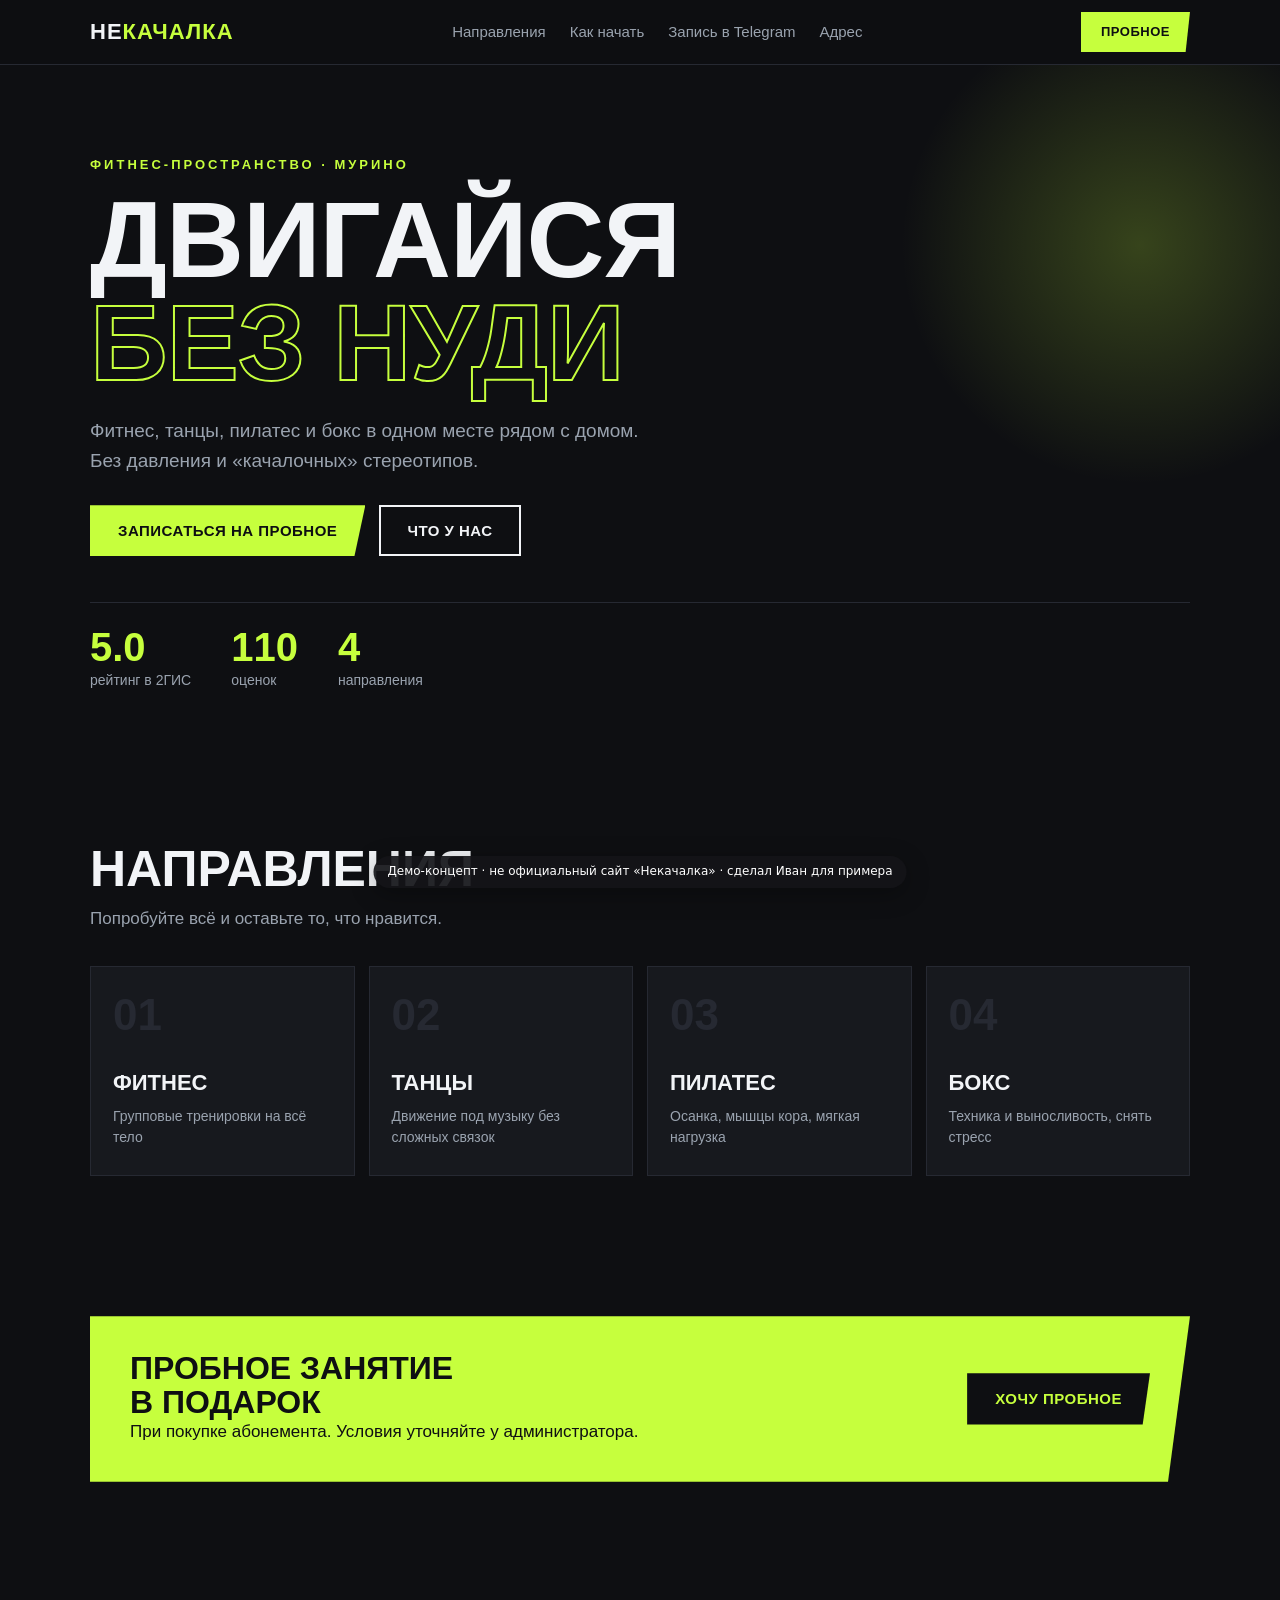
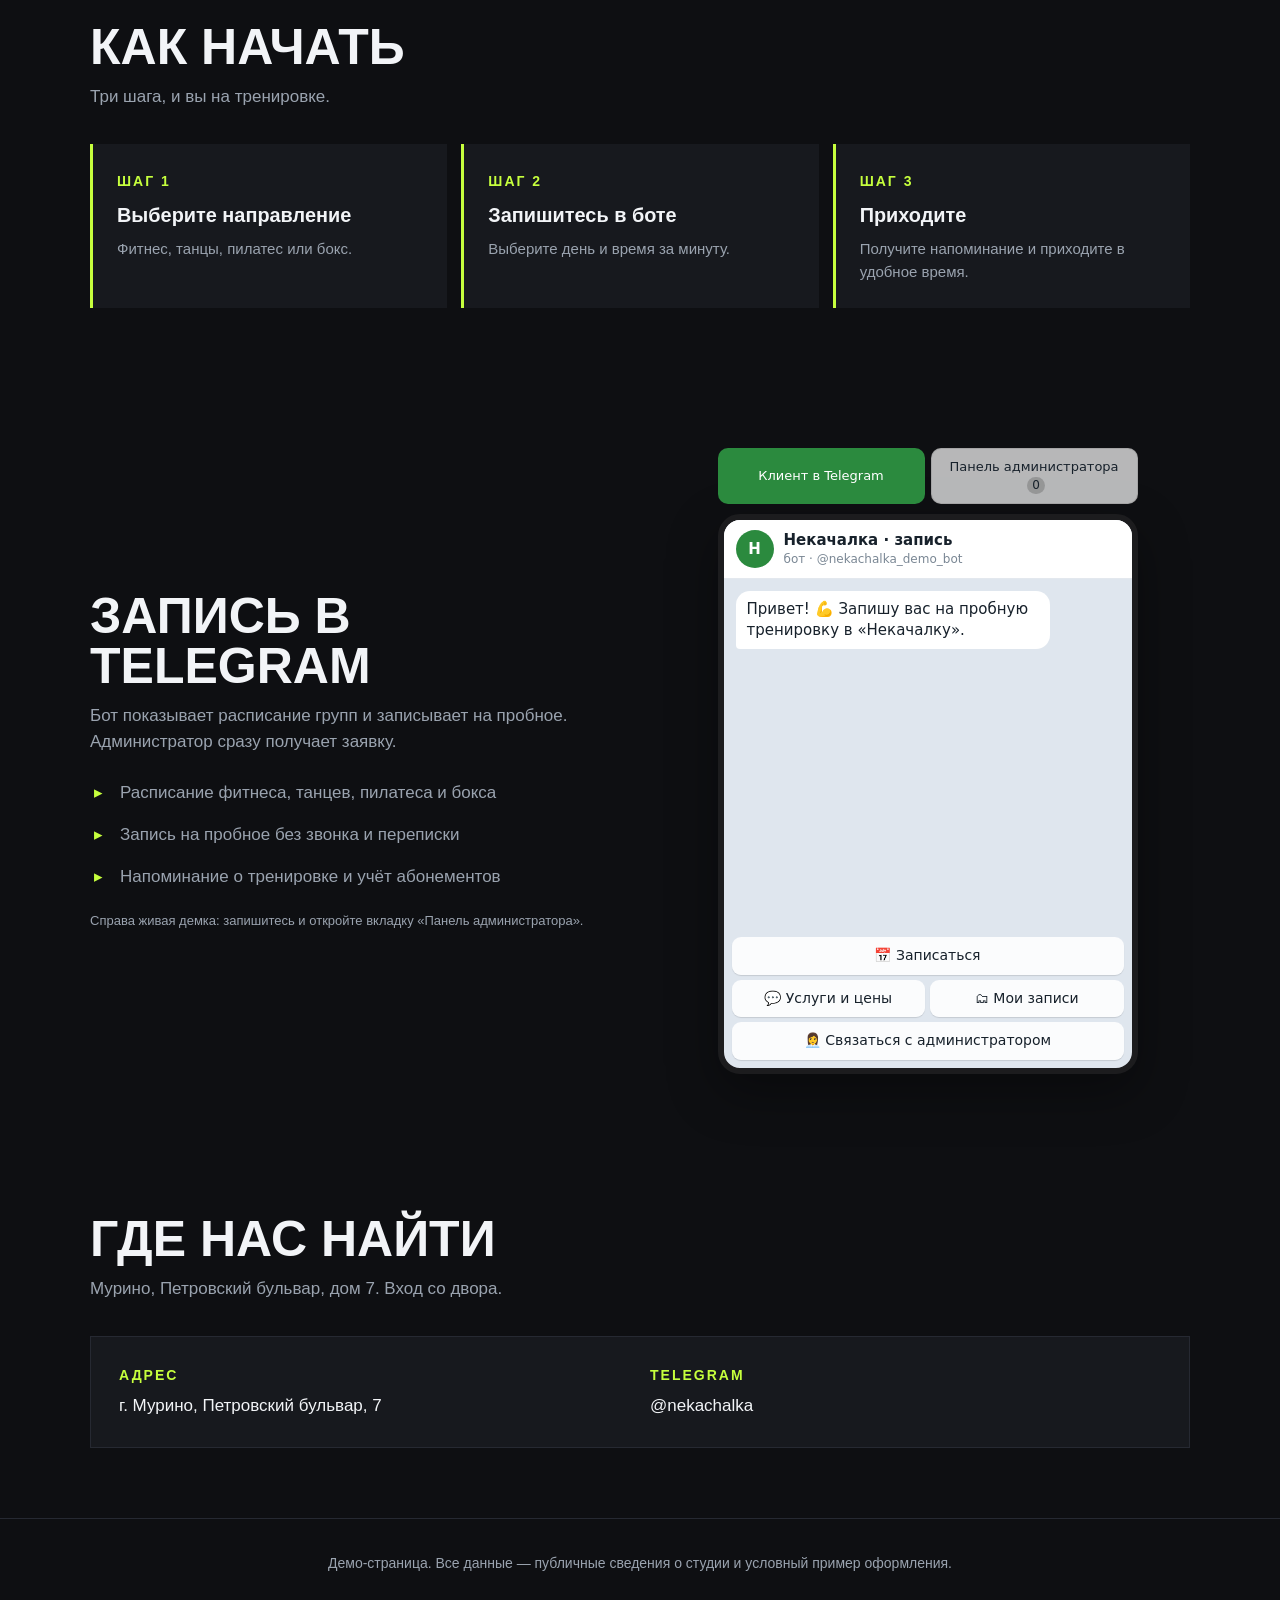
<file: demos/nekachalka/index.html>
<!doctype html>
<html lang="ru" data-company="Некачалка">
<head>
<meta charset="utf-8">
<meta name="viewport" content="width=device-width, initial-scale=1">
<meta name="robots" content="noindex">
<title>Некачалка — фитнес-пространство в Мурино (демо)</title>
<link rel="stylesheet" href="/demos/_shared/bot.css">
<style>
:root { --bg:#0e0f12; --panel:#17191e; --ink:#f2f4f7; --muted:#9aa3af; --lime:#c6ff3d; --line:#262932; }
* { box-sizing: border-box; margin: 0; }
html { scroll-behavior: smooth; }
body { font: 17px/1.55 "Segoe UI", Arial, sans-serif; background: var(--bg); color: var(--ink); }
a { color: inherit; text-decoration: none; }
.wrap { width: min(1100px, 92vw); margin: 0 auto; }
header { position: sticky; top: 0; z-index: 10; background: rgba(14,15,18,.88); backdrop-filter: blur(10px); border-bottom: 1px solid var(--line); }
header .wrap { display: flex; justify-content: space-between; align-items: center; height: 64px; }
.logo { font: 900 22px/1 Impact, "Arial Black", sans-serif; letter-spacing: 1px; text-transform: uppercase; }
.logo i { color: var(--lime); font-style: normal; }
nav { display: flex; gap: 24px; color: var(--muted); font-size: 15px; }
nav a:hover { color: var(--lime); }
.btn { display: inline-block; padding: 14px 28px; background: var(--lime); color: #0e0f12; font-weight: 800; text-transform: uppercase; letter-spacing: .5px; border: 0; cursor: pointer; font-size: 15px; clip-path: polygon(0 0, 100% 0, 96% 100%, 0 100%); transition: transform .15s, filter .15s; }
.btn:hover { transform: translateX(4px); filter: brightness(1.08); }
.btn.line { background: transparent; color: var(--ink); box-shadow: inset 0 0 0 2px var(--ink); clip-path: none; }
.hero { padding: 90px 0 80px; position: relative; overflow: hidden; }
.hero::before { content: ""; position: absolute; right: -120px; top: -80px; width: 520px; height: 520px; background: radial-gradient(circle, rgba(198,255,61,.22), transparent 65%); }
.kick { color: var(--lime); font-weight: 700; letter-spacing: 3px; text-transform: uppercase; font-size: 13px; }
h1 { font: 900 clamp(46px, 9vw, 108px)/.95 Impact, "Arial Black", sans-serif; text-transform: uppercase; margin: 14px 0 22px; letter-spacing: -1px; }
h1 span { color: transparent; -webkit-text-stroke: 2px var(--lime); }
.lead { color: var(--muted); max-width: 560px; font-size: 19px; }
.cta { display: flex; gap: 14px; margin-top: 30px; flex-wrap: wrap; }
.stats { display: flex; gap: 40px; margin-top: 46px; border-top: 1px solid var(--line); padding-top: 24px; flex-wrap: wrap; }
.stats b { display: block; font: 900 40px/1 Impact, sans-serif; color: var(--lime); }
.stats span { color: var(--muted); font-size: 14px; }
section { padding: 70px 0; }
h2 { font: 900 clamp(30px, 5vw, 50px)/1 Impact, "Arial Black", sans-serif; text-transform: uppercase; margin-bottom: 12px; }
.sub { color: var(--muted); margin-bottom: 34px; max-width: 560px; }
.dirs { display: grid; grid-template-columns: repeat(4, 1fr); gap: 14px; }
.dir { background: var(--panel); border: 1px solid var(--line); padding: 26px 22px; min-height: 210px; display: flex; flex-direction: column; justify-content: space-between; transition: .2s; }
.dir:hover { border-color: var(--lime); transform: translateY(-6px); }
.dir .n { font: 900 44px/1 Impact, sans-serif; color: var(--line); }
.dir:hover .n { color: var(--lime); }
.dir h3 { font-size: 22px; text-transform: uppercase; }
.dir p { color: var(--muted); font-size: 14px; margin-top: 6px; }
.gift { display: flex; justify-content: space-between; align-items: center; gap: 24px; flex-wrap: wrap; background: var(--lime); color: #0e0f12; padding: 36px 40px; clip-path: polygon(0 0, 100% 0, 98% 100%, 0 100%); }
.gift h3 { font: 900 32px/1.05 Impact, sans-serif; text-transform: uppercase; }
.gift .btn { background: #0e0f12; color: var(--lime); }
.steps { display: grid; grid-template-columns: repeat(3, 1fr); gap: 14px; }
.step { padding: 24px; border-left: 3px solid var(--lime); background: var(--panel); }
.step b { color: var(--lime); font-size: 14px; letter-spacing: 2px; }
.step h3 { margin: 6px 0; }
.step p { color: var(--muted); font-size: 15px; }
.botsec .wrap { display: grid; grid-template-columns: 1fr 1fr; gap: 50px; align-items: center; }
.ticks { list-style: none; padding: 0; margin-top: 16px; }
.ticks li { padding: 8px 0 8px 30px; position: relative; color: var(--muted); }
.ticks li::before { content: "▸"; color: var(--lime); position: absolute; left: 4px; }
.note { font-size: 13px; color: var(--muted); margin-top: 12px; }
.addr { background: var(--panel); border: 1px solid var(--line); padding: 28px; display: grid; grid-template-columns: 1fr 1fr; gap: 20px; }
.addr h3 { color: var(--lime); text-transform: uppercase; font-size: 14px; letter-spacing: 2px; margin-bottom: 6px; }
footer { padding: 34px 0 90px; color: var(--muted); font-size: 14px; text-align: center; border-top: 1px solid var(--line); }
@media (max-width: 860px) {
  .dirs { grid-template-columns: 1fr 1fr; }
  .steps, .botsec .wrap, .addr { grid-template-columns: 1fr; }
  nav { display: none; }
}
</style>
</head>
<body>
<header><div class="wrap">
  <a class="logo" href="#">Не<i>качалка</i></a>
  <nav><a href="#dirs">Направления</a><a href="#how">Как начать</a><a href="#bot">Запись в Telegram</a><a href="#addr">Адрес</a></nav>
  <a class="btn" href="#bot" style="padding:10px 20px;font-size:13px">Пробное</a>
</div></header>

<div class="hero"><div class="wrap">
  <div class="kick">Фитнес-пространство · Мурино</div>
  <h1>Двигайся<br><span>без нуди</span></h1>
  <p class="lead">Фитнес, танцы, пилатес и бокс в одном месте рядом с домом. Без давления и «качалочных» стереотипов.</p>
  <div class="cta"><a class="btn" href="#bot">Записаться на пробное</a><a class="btn line" href="#dirs">Что у нас</a></div>
  <div class="stats"><div><b>5.0</b><span>рейтинг в 2ГИС</span></div><div><b>110</b><span>оценок</span></div><div><b>4</b><span>направления</span></div></div>
</div></div>

<section id="dirs"><div class="wrap">
  <h2>Направления</h2><p class="sub">Попробуйте всё и оставьте то, что нравится.</p>
  <div class="dirs">
    <div class="dir"><div class="n">01</div><div><h3>Фитнес</h3><p>Групповые тренировки на всё тело</p></div></div>
    <div class="dir"><div class="n">02</div><div><h3>Танцы</h3><p>Движение под музыку без сложных связок</p></div></div>
    <div class="dir"><div class="n">03</div><div><h3>Пилатес</h3><p>Осанка, мышцы кора, мягкая нагрузка</p></div></div>
    <div class="dir"><div class="n">04</div><div><h3>Бокс</h3><p>Техника и выносливость, снять стресс</p></div></div>
  </div>
</div></section>

<section><div class="wrap"><div class="gift">
  <div><h3>Пробное занятие<br>в подарок</h3><p>При покупке абонемента. Условия уточняйте у администратора.</p></div>
  <a class="btn" href="#bot">Хочу пробное</a>
</div></div></section>

<section id="how"><div class="wrap">
  <h2>Как начать</h2><p class="sub">Три шага, и вы на тренировке.</p>
  <div class="steps">
    <div class="step"><b>ШАГ 1</b><h3>Выберите направление</h3><p>Фитнес, танцы, пилатес или бокс.</p></div>
    <div class="step"><b>ШАГ 2</b><h3>Запишитесь в боте</h3><p>Выберите день и время за минуту.</p></div>
    <div class="step"><b>ШАГ 3</b><h3>Приходите</h3><p>Получите напоминание и приходите в удобное время.</p></div>
  </div>
</div></section>

<section class="botsec" id="bot"><div class="wrap">
  <div>
    <h2>Запись в Telegram</h2>
    <p class="sub" style="margin-bottom:0">Бот показывает расписание групп и записывает на пробное. Администратор сразу получает заявку.</p>
    <ul class="ticks">
      <li>Расписание фитнеса, танцев, пилатеса и бокса</li>
      <li>Запись на пробное без звонка и переписки</li>
      <li>Напоминание о тренировке и учёт абонементов</li>
    </ul>
    <p class="note">Справа живая демка: запишитесь и откройте вкладку «Панель администратора».</p>
  </div>
  <div id="bot-demo"></div>
</div></section>

<section id="addr"><div class="wrap">
  <h2>Где нас найти</h2><p class="sub">Мурино, Петровский бульвар, дом 7. Вход со двора.</p>
  <div class="addr">
    <div><h3>Адрес</h3>г. Мурино, Петровский бульвар, 7</div>
    <div><h3>Telegram</h3>@nekachalka</div>
  </div>
</div></section>

<footer>Демо-страница. Все данные — публичные сведения о студии и условный пример оформления.</footer>

<script src="/demos/_shared/bot.js"></script>
<script>
BotDemo.mount('#bot-demo', {
  botName: 'Некачалка · запись', avatar: 'Н', handle: '@nekachalka_demo_bot',
  greeting: 'Привет! 💪 Запишу вас на пробную тренировку в «Некачалку».',
  priceNote: 'Цены и условия абонементов уточняйте у администратора (в демо не указаны).',
  services: [
    { name: 'Фитнес', meta: 'Групповая тренировка' },
    { name: 'Танцы', meta: 'Группа для начинающих' },
    { name: 'Пилатес', meta: 'Мягкая нагрузка' },
    { name: 'Бокс', meta: 'Техника и кардио' }
  ],
  slots: ['09:00', '10:30', '12:00', '18:00', '19:30', '21:00'],
  closedWeekdays: [], daysAhead: 6
});
document.querySelector('.bd').style.setProperty('--bd-accent', '#2b8a3e');
</script>
<script src="/demos/_shared/ribbon.js"></script>
</body>
</html>
</file>
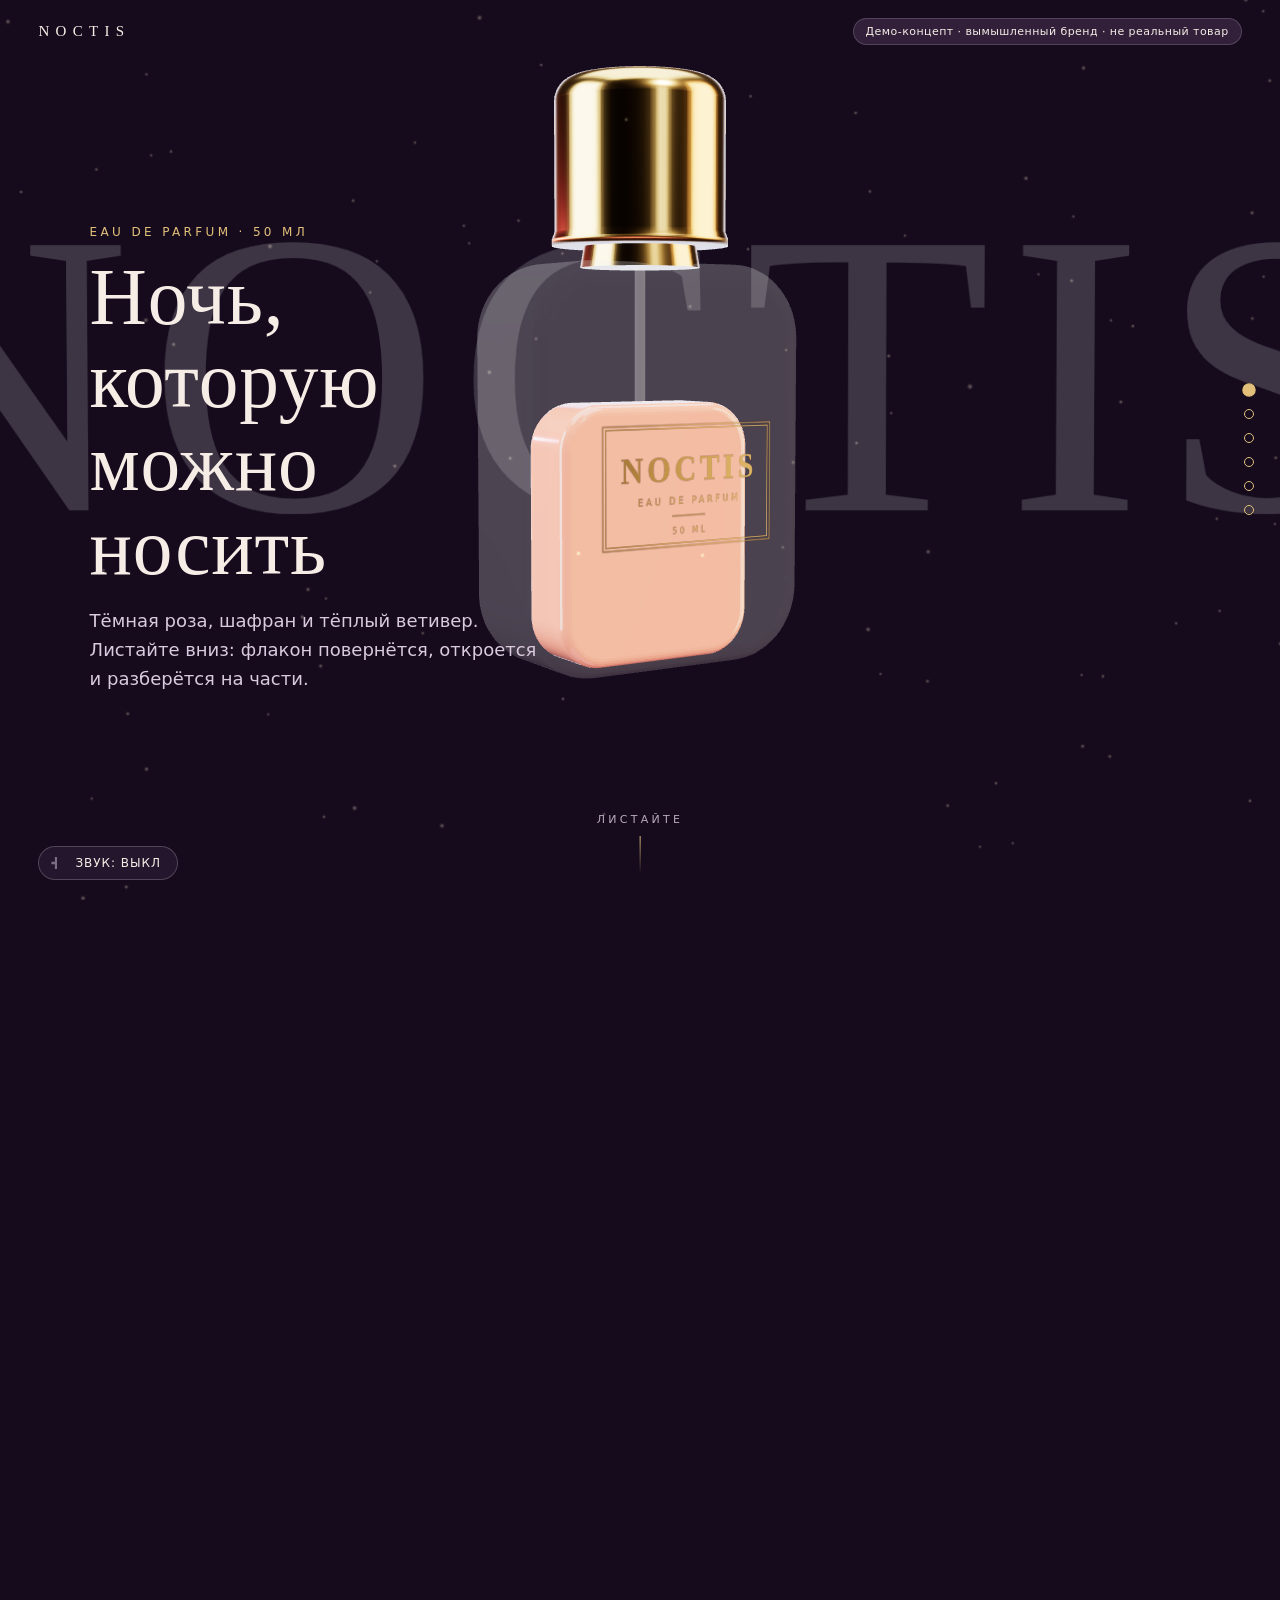
<file: demos/perfume/index.html>
<!doctype html>
<html lang="ru">
<head>
<meta charset="utf-8">
<meta name="viewport" content="width=device-width, initial-scale=1">
<meta name="robots" content="noindex">
<title>NOCTIS — демо-концепт 3D-страницы товара</title>
<meta name="description" content="Демо-концепт: страница духов с 3D-флаконом, анимация привязана к прокрутке. Вымышленный бренд.">
<link rel="stylesheet" href="style.css">
</head>
<body>
<canvas id="gl" aria-hidden="true"></canvas>

<header class="top">
  <a class="brand" href="#s0">NOCTIS</a>
  <span class="pill">Демо-концепт · вымышленный бренд · не реальный товар</span>
</header>

<nav class="dots" aria-label="Разделы">
  <button aria-label="Начало"></button>
  <button aria-label="Стекло"></button>
  <button aria-label="Распыление"></button>
  <button aria-label="Из чего состоит"></button>
  <button aria-label="Ноты"></button>
  <button aria-label="Финал"></button>
</nav>

<button id="sound" class="sound" aria-pressed="false" aria-label="Включить звук"><i></i><span>Звук: выкл</span></button>

<div class="tag">колпачок · латунь с позолотой</div>
<div class="tag">кольцо · золото 18 K</div>
<div class="tag">корпус · кристальное стекло</div>
<div class="tag">аромат · 50 мл</div>
<div class="tag">табличка · гравировка</div>

<main>
  <section class="screen hero" id="s0">
    <div class="copy">
      <p class="eyebrow">Eau de parfum · 50 мл</p>
      <h1>Ночь, которую<br>можно носить</h1>
      <p class="lead">Тёмная роза, шафран и тёплый ветивер. Листайте вниз: флакон повернётся, откроется и разберётся на части.</p>
    </div>
    <div class="scroll-hint">листайте <i></i></div>
  </section>

  <section class="screen" id="s1">
    <div class="copy">
      <p class="eyebrow">01 · Стекло</p>
      <h2>Прозрачность,<br>как у льда</h2>
      <p>Толстое стекло преломляет всё, что стоит за ним: слова, свет, вас. Грани скруглены вручную, поэтому блики плавно перетекают, а не ломаются.</p>
    </div>
  </section>

  <section class="screen right" id="s2">
    <div class="copy">
      <p class="eyebrow">02 · Распыление</p>
      <h2>Один нажим</h2>
      <p>Колпачок снимается, и аромат раскрывается облаком. Чем дальше вы прокручиваете, тем шире оно становится.</p>
    </div>
  </section>

  <section class="screen center low" id="s3">
    <div class="copy">
      <p class="eyebrow">03 · Анатомия</p>
      <h2>Из чего он состоит</h2>
    </div>
  </section>

  <section class="screen" id="s4">
    <div class="copy">
      <p class="eyebrow">04 · Ноты</p>
      <h2>Три акта</h2>
      <ul class="notes">
        <li><b>Верх</b> шафран, розовый перец</li>
        <li><b>Сердце</b> дамасская роза, пачули</li>
        <li><b>База</b> ветивер, амбра, дым</li>
      </ul>
    </div>
  </section>

  <section class="screen end" id="s5">
    <div class="copy">
      <p class="eyebrow">Это демо-концепт</p>
      <h2>Такой сайт можно сделать<br>под ваш товар</h2>
      <p class="lead">3D-модель и анимация собираются под ваш предмет: бутылка, кроссовок, часы, мебель. Если нужна лёгкая страница без 3D — тоже сделаю.</p>
      <p class="cta"><a href="https://brevnocar-portfolio.brevnocar-portfolio.workers.dev" target="_blank" rel="noopener">Портфолио · Иван</a></p>
      <p class="fine">NOCTIS — вымышленный бренд, флакон построен из простых форм прямо в браузере. Сайты и Telegram-боты для малого бизнеса.</p>
    </div>
  </section>
</main>

<noscript><p class="fallback">Для 3D-анимации нужен включённый JavaScript.</p></noscript>
<p class="fallback gl-msg">3D не запустилось на этом устройстве (WebGL выключен). Это демо-страница без картинки: остальной текст ниже.</p>

<script type="module" src="app.js"></script>
</body>
</html>
</file>
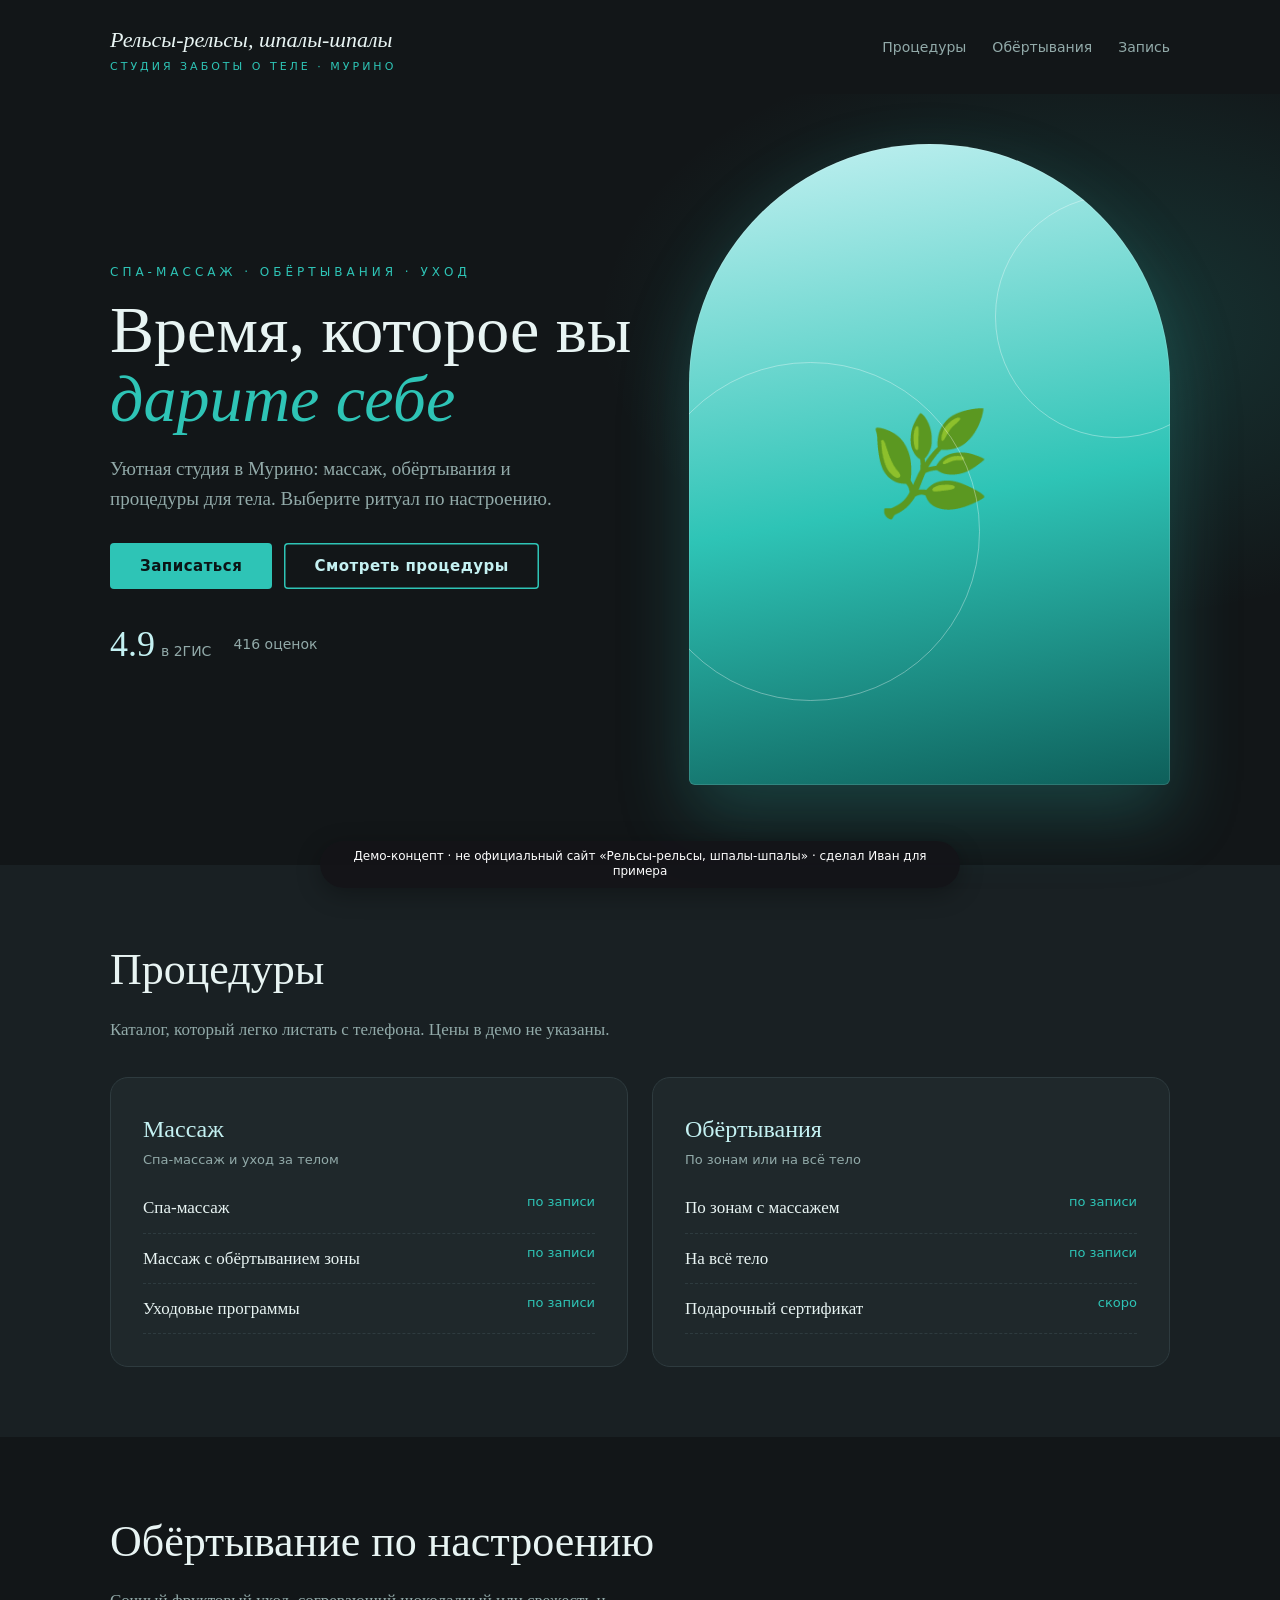
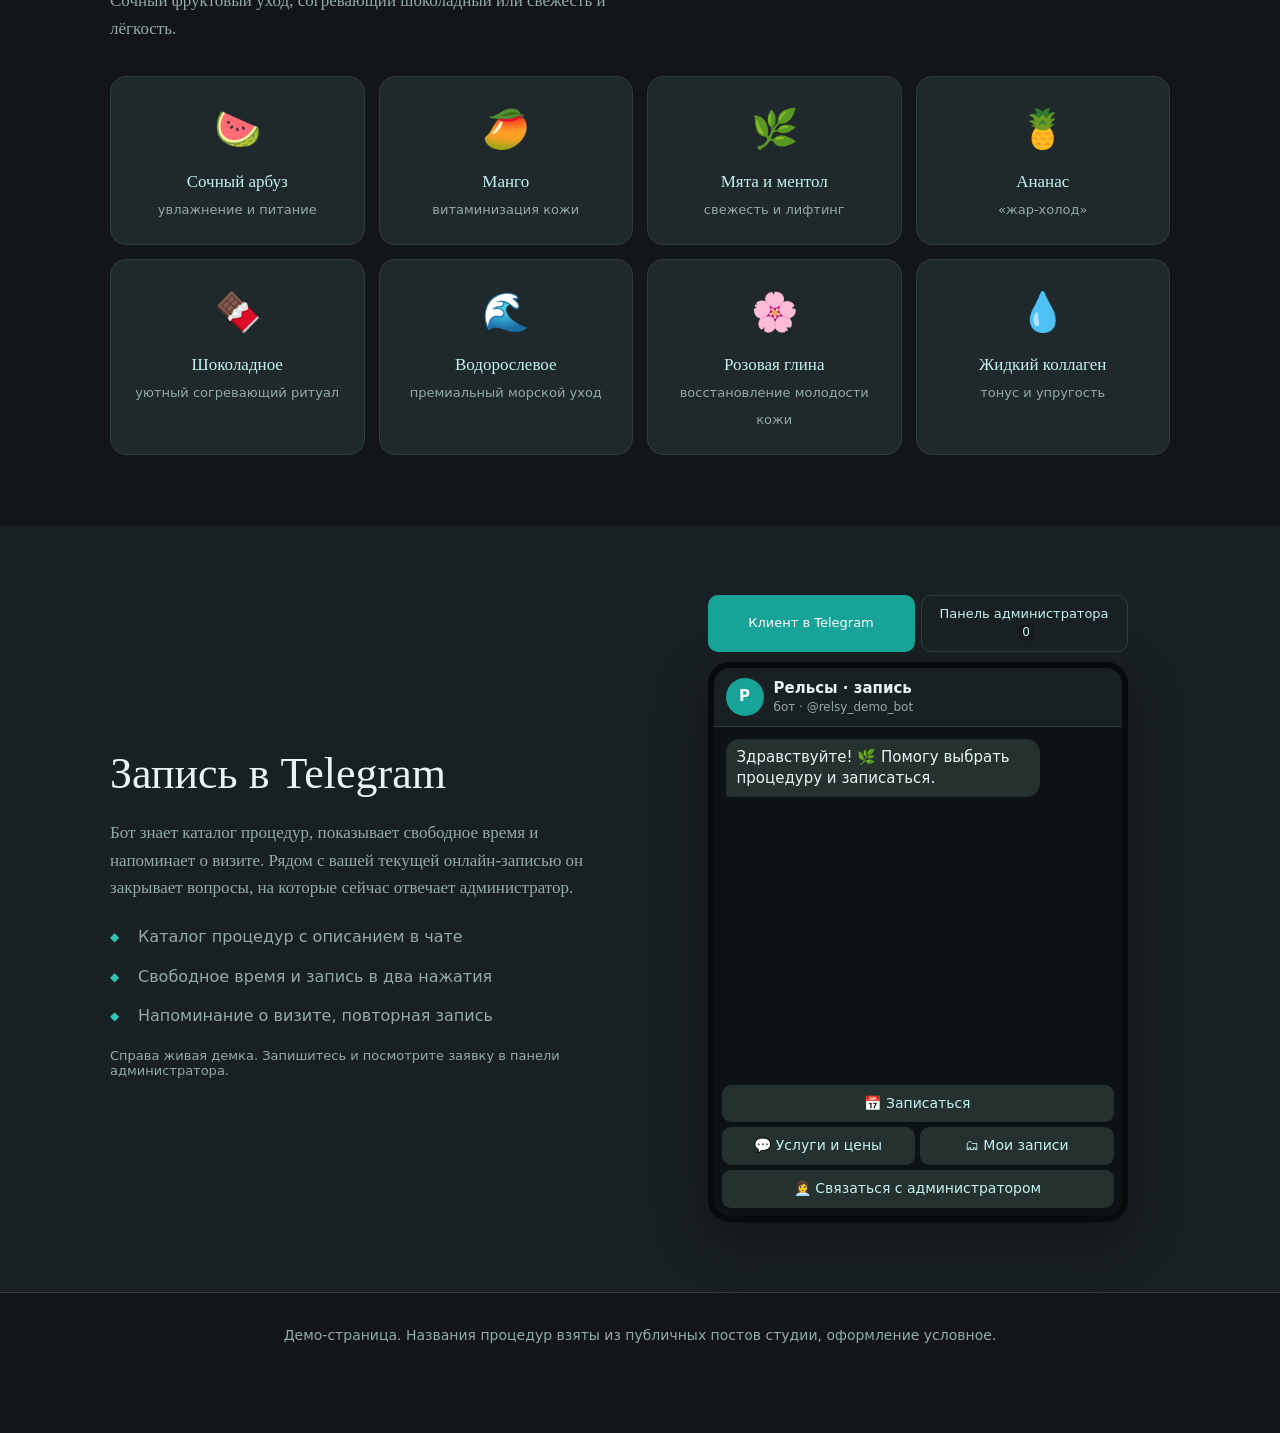
<file: demos/relsy/index.html>
<!doctype html>
<html lang="ru" data-company="Рельсы-рельсы, шпалы-шпалы">
<head>
<meta charset="utf-8">
<meta name="viewport" content="width=device-width, initial-scale=1">
<meta name="robots" content="noindex">
<title>Рельсы-рельсы, шпалы-шпалы — студия заботы о теле (демо)</title>
<link rel="stylesheet" href="/demos/_shared/bot.css">
<style>
:root { --bg:#121618; --bg2:#192023; --card:#1f282b; --line:#2e3b3f; --ink:#e8f4f3; --muted:#92aaa9; --teal:#2ec4b6; --teal2:#17a398; --ice:#c4f1f2; --on:#0b1416; }
* { box-sizing: border-box; margin: 0; }
html { scroll-behavior: smooth; }
body { font: 17px/1.6 Georgia, "Times New Roman", serif; background: var(--bg); color: var(--ink); }
a { color: inherit; text-decoration: none; }
.wrap { width: min(1060px, 92vw); margin: 0 auto; }
header { padding: 22px 0; }
header .wrap { display: flex; justify-content: space-between; align-items: center; }
.logo { font-size: 22px; font-style: italic; }
.logo small { display: block; font: 11px/1 system-ui, sans-serif; letter-spacing: 3px; text-transform: uppercase; color: var(--teal); margin-top: 4px; }
nav { display: flex; gap: 26px; font: 14px system-ui, sans-serif; color: var(--muted); }
nav a:hover { color: var(--ice); }
.btn { display: inline-block; padding: 14px 30px; background: var(--teal); color: var(--on); border: 0; border-radius: 4px; font: 700 15px system-ui, sans-serif; letter-spacing: .5px; cursor: pointer; transition: .2s; }
.btn:hover { background: var(--ice); }
.btn.o { background: transparent; color: var(--ice); box-shadow: inset 0 0 0 1.5px var(--teal); }
.btn.o:hover { background: rgba(46,196,182,.14); }
.hero { padding: 50px 0 80px; background: radial-gradient(700px 420px at 85% 30%, rgba(46,196,182,.18), transparent 70%); }
.hero .wrap { display: grid; grid-template-columns: 1.1fr 1fr; gap: 50px; align-items: center; }
.eyebrow { font: 12px system-ui, sans-serif; letter-spacing: 4px; text-transform: uppercase; color: var(--teal); }
h1 { font-size: clamp(38px, 6vw, 66px); line-height: 1.05; font-weight: 400; margin: 16px 0 20px; }
h1 em { color: var(--teal); }
.lead { color: var(--muted); font-size: 19px; max-width: 480px; }
.cta { display: flex; gap: 12px; margin-top: 28px; flex-wrap: wrap; }
.arch { aspect-ratio: 3/4; border-radius: 999px 999px 24px 24px; background: linear-gradient(170deg, var(--ice), var(--teal) 55%, #0e5f5a); display: grid; place-items: center; font-size: 100px; box-shadow: 0 30px 70px rgba(46,196,182,.25), inset 0 0 0 1px rgba(255,255,255,.12); position: relative; overflow: hidden; }
.arch::before, .arch::after { content: ""; position: absolute; border-radius: 50%; border: 1px solid rgba(255,255,255,.35); }
.arch::before { width: 70%; aspect-ratio: 1; top: 34%; left: -10%; }
.arch::after { width: 50%; aspect-ratio: 1; top: 8%; right: -14%; }
.rating { display: flex; gap: 22px; align-items: center; margin-top: 34px; font: 14px system-ui, sans-serif; color: var(--muted); }
.rating b { font: 400 36px Georgia, serif; color: var(--ice); margin-right: 6px; }
section { padding: 70px 0; }
h2 { font-size: clamp(30px, 4.5vw, 44px); font-weight: 400; margin-bottom: 10px; }
.sub { color: var(--muted); margin-bottom: 34px; max-width: 560px; }
.two { display: grid; grid-template-columns: 1fr 1fr; gap: 24px; }
.panel { background: var(--card); border: 1px solid var(--line); border-radius: 18px; padding: 32px; }
.panel h3 { font-size: 24px; font-weight: 400; margin-bottom: 4px; color: var(--ice); }
.panel .cap { font: 13px system-ui, sans-serif; color: var(--muted); margin-bottom: 16px; }
.menu { list-style: none; padding: 0; }
.menu li { display: flex; justify-content: space-between; padding: 11px 0; border-bottom: 1px dashed var(--line); }
.menu li span:last-child { font: 13px system-ui, sans-serif; color: var(--teal); }
.alt { background: var(--bg2); }
.mood { display: grid; grid-template-columns: repeat(4, 1fr); gap: 14px; }
.mood > div { background: var(--card); border: 1px solid var(--line); border-radius: 16px; padding: 22px 16px; text-align: center; transition: .2s; }
.mood > div:hover { border-color: var(--teal); transform: translateY(-4px); }
.mood .e { font-size: 38px; }
.mood h4 { font-weight: 400; margin-top: 8px; color: var(--ice); }
.mood small { color: var(--muted); font: 13px system-ui, sans-serif; }
.botsec .wrap { display: grid; grid-template-columns: 1fr 1fr; gap: 50px; align-items: center; }
.ticks { list-style: none; padding: 0; margin-top: 16px; font-family: system-ui, sans-serif; font-size: 16px; color: var(--muted); }
.ticks li { padding: 7px 0 7px 28px; position: relative; }
.ticks li::before { content: "◆"; position: absolute; left: 0; color: var(--teal); font-size: 12px; top: 11px; }
.note { font: 13px system-ui, sans-serif; color: var(--muted); margin-top: 12px; }
footer { padding: 34px 0 90px; text-align: center; font: 14px system-ui, sans-serif; color: var(--muted); border-top: 1px solid var(--line); }
.bd { --bd-accent: #17a398; --bd-on: #fff; --bd-ink: #e8f4f3; --bd-muted: #92aaa9; --bd-line: #2e3b3f; --bd-bg: #0d1214; --bd-head: #192023; --bd-bubble: #24312f; --bd-bubble-ink: #e8f4f3; --bd-key: #24312f; --bd-key-ink: #c4f1f2; --bd-key-hover: #2e3b3f; --bd-form: #192023; --bd-input: #121618; --bd-input-ink: #e8f4f3; --bd-input-line: #2e3b3f; --bd-admin: #192023; --bd-admin-ink: #e8f4f3; --bd-soft: #24312f; --bd-frame: #070b0c; --bd-tab: #192023; --bd-tab-ink: #c4f1f2; --bd-tab-line: #2e3b3f; }
@media (max-width: 860px) {
  .hero .wrap, .two, .botsec .wrap { grid-template-columns: 1fr; }
  .mood { grid-template-columns: 1fr 1fr; }
  .arch { max-width: 280px; margin: 0 auto; }
  nav { display: none; }
}
</style>
</head>
<body>
<header><div class="wrap">
  <a class="logo" href="#">Рельсы-рельсы, шпалы-шпалы<small>Студия заботы о теле · Мурино</small></a>
  <nav><a href="#menu">Процедуры</a><a href="#mood">Обёртывания</a><a href="#bot">Запись</a></nav>
</div></header>

<div class="hero"><div class="wrap">
  <div>
    <div class="eyebrow">Спа-массаж · обёртывания · уход</div>
    <h1>Время, которое вы <em>дарите себе</em></h1>
    <p class="lead">Уютная студия в Мурино: массаж, обёртывания и процедуры для тела. Выберите ритуал по настроению.</p>
    <div class="cta"><a class="btn" href="#bot">Записаться</a><a class="btn o" href="#menu">Смотреть процедуры</a></div>
    <div class="rating"><span><b>4.9</b>в 2ГИС</span><span>416 оценок</span></div>
  </div>
  <div class="arch" aria-hidden="true">🌿</div>
</div></div>

<section class="alt" id="menu"><div class="wrap">
  <h2>Процедуры</h2><p class="sub">Каталог, который легко листать с телефона. Цены в демо не указаны.</p>
  <div class="two">
    <div class="panel"><h3>Массаж</h3><div class="cap">Спа-массаж и уход за телом</div>
      <ul class="menu"><li><span>Спа-массаж</span><span>по записи</span></li><li><span>Массаж с обёртыванием зоны</span><span>по записи</span></li><li><span>Уходовые программы</span><span>по записи</span></li></ul></div>
    <div class="panel"><h3>Обёртывания</h3><div class="cap">По зонам или на всё тело</div>
      <ul class="menu"><li><span>По зонам с массажем</span><span>по записи</span></li><li><span>На всё тело</span><span>по записи</span></li><li><span>Подарочный сертификат</span><span>скоро</span></li></ul></div>
  </div>
</div></section>

<section id="mood"><div class="wrap">
  <h2>Обёртывание по настроению</h2><p class="sub">Сочный фруктовый уход, согревающий шоколадный или свежесть и лёгкость.</p>
  <div class="mood">
    <div><div class="e">🍉</div><h4>Сочный арбуз</h4><small>увлажнение и питание</small></div>
    <div><div class="e">🥭</div><h4>Манго</h4><small>витаминизация кожи</small></div>
    <div><div class="e">🌿</div><h4>Мята и ментол</h4><small>свежесть и лифтинг</small></div>
    <div><div class="e">🍍</div><h4>Ананас</h4><small>«жар-холод»</small></div>
    <div><div class="e">🍫</div><h4>Шоколадное</h4><small>уютный согревающий ритуал</small></div>
    <div><div class="e">🌊</div><h4>Водорослевое</h4><small>премиальный морской уход</small></div>
    <div><div class="e">🌸</div><h4>Розовая глина</h4><small>восстановление молодости кожи</small></div>
    <div><div class="e">💧</div><h4>Жидкий коллаген</h4><small>тонус и упругость</small></div>
  </div>
</div></section>

<section class="alt botsec" id="bot"><div class="wrap">
  <div>
    <h2>Запись в Telegram</h2>
    <p class="sub" style="margin-bottom:0">Бот знает каталог процедур, показывает свободное время и напоминает о визите. Рядом с вашей текущей онлайн-записью он закрывает вопросы, на которые сейчас отвечает администратор.</p>
    <ul class="ticks">
      <li>Каталог процедур с описанием в чате</li>
      <li>Свободное время и запись в два нажатия</li>
      <li>Напоминание о визите, повторная запись</li>
    </ul>
    <p class="note">Справа живая демка. Запишитесь и посмотрите заявку в панели администратора.</p>
  </div>
  <div id="bot-demo"></div>
</div></section>

<footer>Демо-страница. Названия процедур взяты из публичных постов студии, оформление условное.</footer>

<script src="/demos/_shared/bot.js"></script>
<script>
BotDemo.mount('#bot-demo', {
  botName: 'Рельсы · запись', avatar: 'Р', handle: '@relsy_demo_bot',
  greeting: 'Здравствуйте! 🌿 Помогу выбрать процедуру и записаться.',
  priceNote: 'Цены уточняйте у администратора (в демо не указаны).',
  services: [
    { name: 'Спа-массаж', meta: 'Расслабляющий уход за телом' },
    { name: 'Обёртывание по зонам', meta: 'С массажем: арбуз, манго, мята, ананас' },
    { name: 'Обёртывание на всё тело', meta: 'Шоколадное, водорослевое, розовая глина, коллаген' }
  ],
  slots: ['10:00', '12:00', '14:00', '16:00', '18:00', '20:00'],
  closedWeekdays: [], daysAhead: 6
});
</script>
<script src="/demos/_shared/ribbon.js"></script>
</body>
</html>
</file>
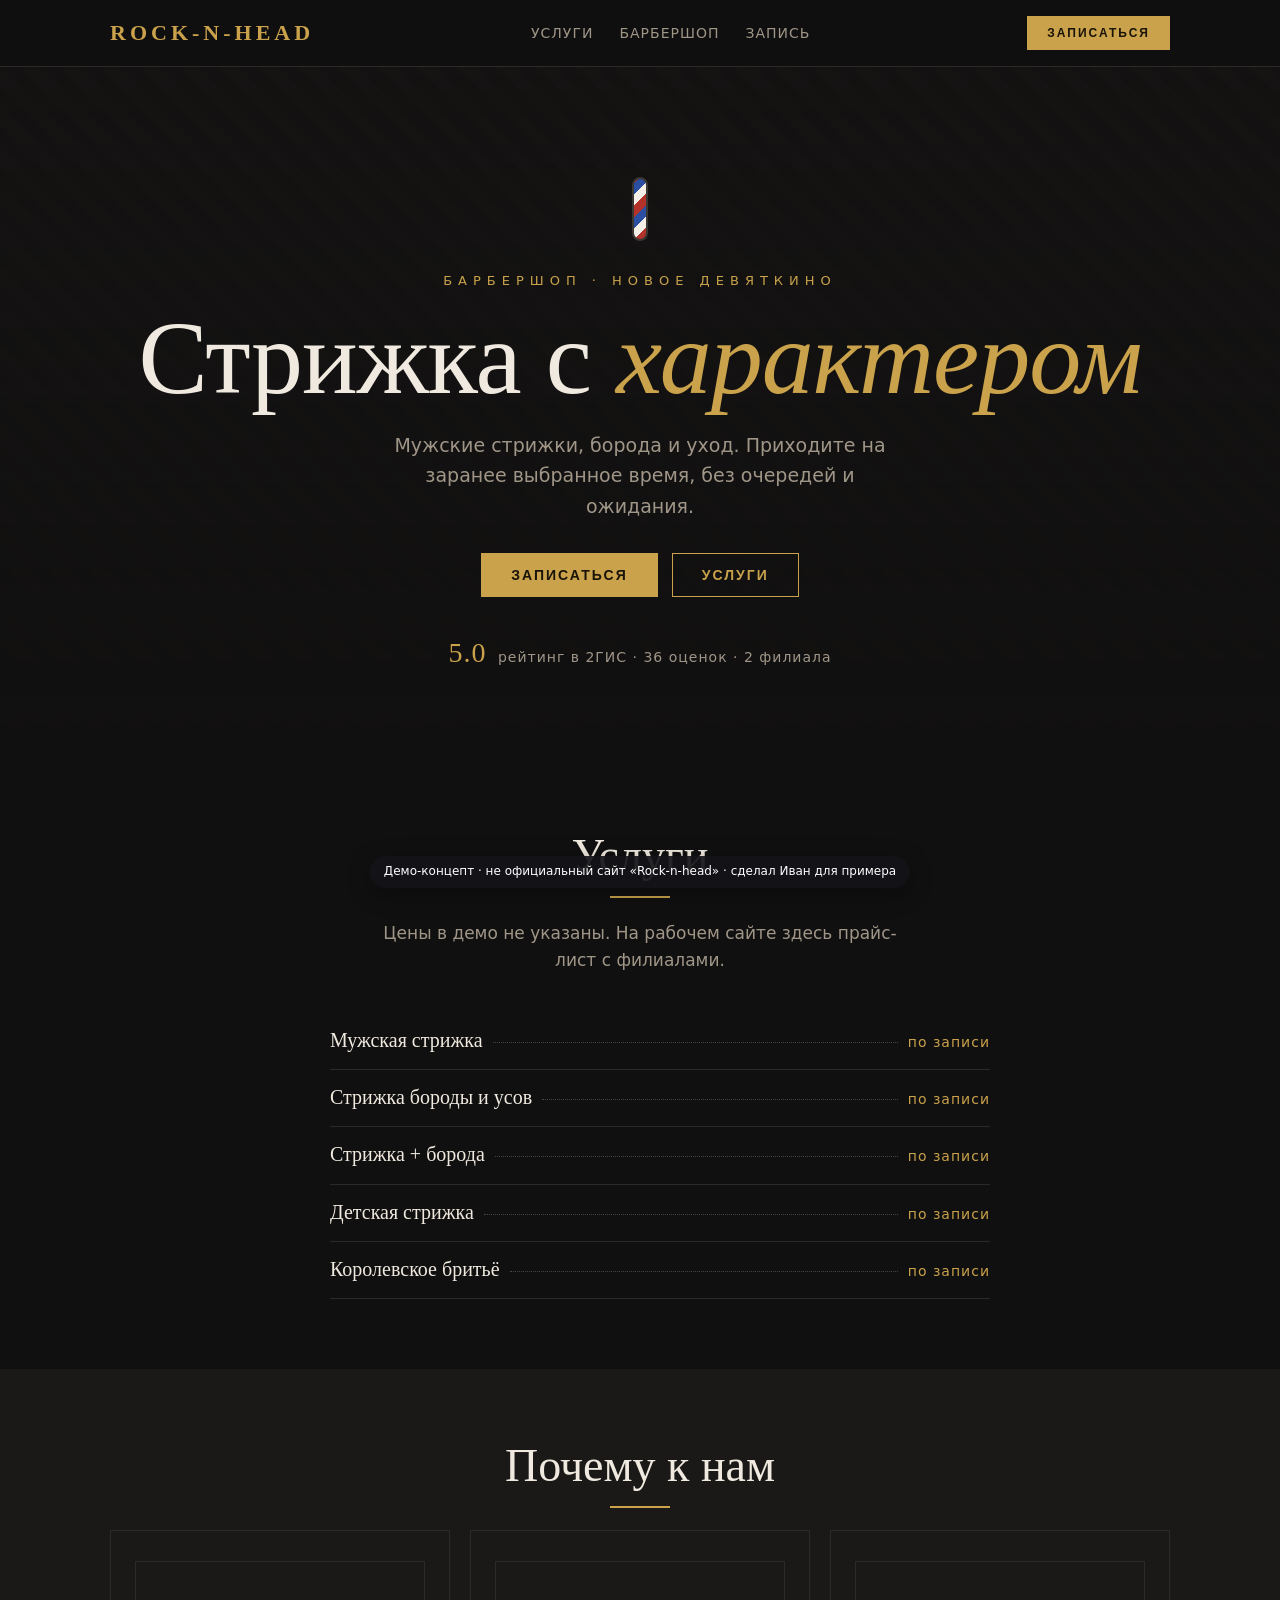
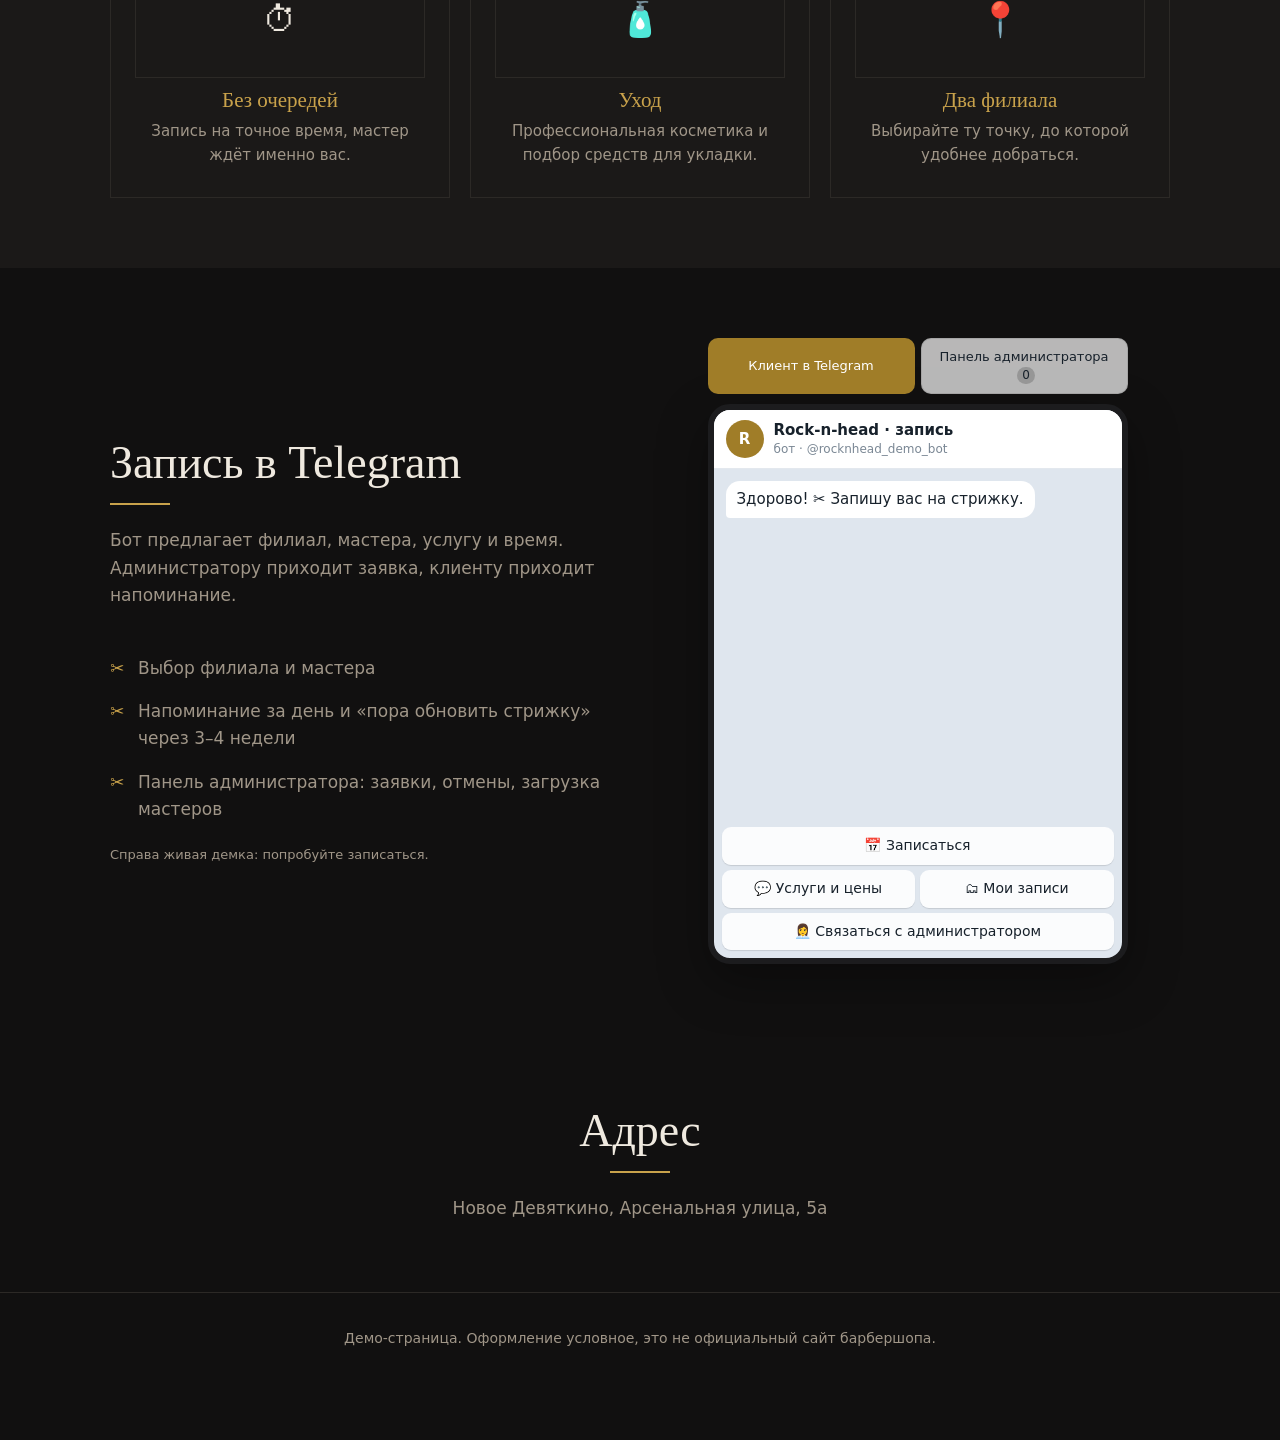
<file: demos/rocknhead/index.html>
<!doctype html>
<html lang="ru" data-company="Rock-n-head">
<head>
<meta charset="utf-8">
<meta name="viewport" content="width=device-width, initial-scale=1">
<meta name="robots" content="noindex">
<title>Rock-n-head — барбершоп в Новом Девяткино (демо)</title>
<link rel="stylesheet" href="/demos/_shared/bot.css">
<style>
:root { --bg:#111010; --panel:#1b1918; --ink:#efe9df; --muted:#a09688; --gold:#c9a24b; --red:#b3322a; --line:#2c2926; }
* { box-sizing: border-box; margin: 0; }
html { scroll-behavior: smooth; }
body { font: 17px/1.6 "Segoe UI", system-ui, sans-serif; background: var(--bg); color: var(--ink); }
a { color: inherit; text-decoration: none; }
.wrap { width: min(1060px, 92vw); margin: 0 auto; }
header { position: sticky; top: 0; z-index: 10; background: rgba(17,16,16,.92); backdrop-filter: blur(8px); border-bottom: 1px solid var(--line); }
header .wrap { display: flex; justify-content: space-between; align-items: center; height: 66px; }
.logo { font: 700 22px/1 Georgia, serif; letter-spacing: 4px; text-transform: uppercase; color: var(--gold); }
nav { display: flex; gap: 26px; color: var(--muted); font-size: 14px; letter-spacing: 1px; text-transform: uppercase; }
nav a:hover { color: var(--gold); }
.btn { display: inline-block; padding: 14px 30px; background: var(--gold); color: #1a1408; border: 0; font: 700 14px "Segoe UI", sans-serif; letter-spacing: 2px; text-transform: uppercase; cursor: pointer; transition: .2s; }
.btn:hover { background: #ddb85d; }
.btn.o { background: transparent; color: var(--gold); box-shadow: inset 0 0 0 1px var(--gold); }
.hero { padding: 110px 0 90px; text-align: center; background: linear-gradient(rgba(17,16,16,.6), var(--bg)), repeating-linear-gradient(45deg, #1a1816 0 14px, #161413 14px 28px); }
.pole { display: inline-block; width: 16px; height: 64px; border-radius: 8px; background: repeating-linear-gradient(-45deg, var(--red) 0 8px, #f4efe6 8px 16px, #2a4ea0 16px 24px); margin-bottom: 22px; border: 2px solid #3a3632; }
.kick { color: var(--gold); letter-spacing: 6px; font-size: 13px; text-transform: uppercase; }
h1 { font: 400 clamp(46px, 9vw, 104px)/1 Georgia, serif; margin: 14px 0 20px; letter-spacing: -1px; }
h1 i { color: var(--gold); }
.lead { color: var(--muted); max-width: 520px; margin: 0 auto; font-size: 19px; }
.cta { display: flex; gap: 14px; justify-content: center; margin-top: 32px; flex-wrap: wrap; }
.rate { margin-top: 40px; color: var(--muted); font-size: 14px; letter-spacing: 1px; }
.rate b { color: var(--gold); font: 400 28px Georgia, serif; margin-right: 6px; }
section { padding: 70px 0; }
h2 { font: 400 clamp(30px, 4.5vw, 46px) Georgia, serif; text-align: center; margin-bottom: 8px; }
.sub { color: var(--muted); margin: 0 auto 38px; max-width: 520px; text-align: center; }
.line { width: 60px; height: 2px; background: var(--gold); margin: 14px auto 22px; }
.price { max-width: 700px; margin: 0 auto; }
.price li { list-style: none; display: flex; align-items: baseline; gap: 10px; padding: 16px 0; border-bottom: 1px solid var(--line); }
.price li .d { flex: 1; border-bottom: 1px dotted #4a443d; transform: translateY(-4px); }
.price li b { font: 400 20px Georgia, serif; }
.price li span:last-child { color: var(--gold); font-size: 14px; letter-spacing: 1px; }
.price small { display: block; color: var(--muted); font-size: 13px; }
.panel { background: var(--panel); }
.feat { display: grid; grid-template-columns: repeat(3, 1fr); gap: 20px; }
.feat div { border: 1px solid var(--line); padding: 30px 24px; text-align: center; }
.feat .e { font-size: 34px; }
.feat h3 { font: 400 21px Georgia, serif; margin: 10px 0 6px; color: var(--gold); }
.feat p { color: var(--muted); font-size: 15px; }
.botsec .wrap { display: grid; grid-template-columns: 1fr 1fr; gap: 50px; align-items: center; }
.botsec h2, .botsec .sub { text-align: left; margin-left: 0; }
.ticks { list-style: none; padding: 0; margin-top: 6px; }
.ticks li { padding: 8px 0 8px 28px; position: relative; color: var(--muted); }
.ticks li::before { content: "✂"; position: absolute; left: 0; color: var(--gold); }
.note { font-size: 13px; color: var(--muted); margin-top: 14px; }
.addr { text-align: center; }
.addr p { color: var(--muted); }
footer { padding: 34px 0 90px; text-align: center; font-size: 14px; color: var(--muted); border-top: 1px solid var(--line); }
@media (max-width: 860px) {
  .botsec .wrap, .feat { grid-template-columns: 1fr; }
  nav { display: none; }
}
</style>
</head>
<body>
<header><div class="wrap">
  <a class="logo" href="#">Rock-n-head</a>
  <nav><a href="#price">Услуги</a><a href="#why">Барбершоп</a><a href="#bot">Запись</a></nav>
  <a class="btn" href="#bot" style="padding:10px 20px;font-size:12px">Записаться</a>
</div></header>

<div class="hero"><div class="wrap">
  <div class="pole" aria-hidden="true"></div>
  <div class="kick">Барбершоп · Новое Девяткино</div>
  <h1>Стрижка с <i>характером</i></h1>
  <p class="lead">Мужские стрижки, борода и уход. Приходите на заранее выбранное время, без очередей и ожидания.</p>
  <div class="cta"><a class="btn" href="#bot">Записаться</a><a class="btn o" href="#price">Услуги</a></div>
  <div class="rate"><b>5.0</b> рейтинг в 2ГИС · 36 оценок · 2 филиала</div>
</div></div>

<section id="price"><div class="wrap">
  <h2>Услуги</h2><div class="line"></div><p class="sub">Цены в демо не указаны. На рабочем сайте здесь прайс-лист с филиалами.</p>
  <ul class="price">
    <li><b>Мужская стрижка</b><span class="d"></span><span>по записи</span></li>
    <li><b>Стрижка бороды и усов</b><span class="d"></span><span>по записи</span></li>
    <li><b>Стрижка + борода</b><span class="d"></span><span>по записи</span></li>
    <li><b>Детская стрижка</b><span class="d"></span><span>по записи</span></li>
    <li><b>Королевское бритьё</b><span class="d"></span><span>по записи</span></li>
  </ul>
</div></section>

<section class="panel" id="why"><div class="wrap">
  <h2>Почему к нам</h2><div class="line"></div>
  <div class="feat">
    <div><div class="e">⏱</div><h3>Без очередей</h3><p>Запись на точное время, мастер ждёт именно вас.</p></div>
    <div><div class="e">🧴</div><h3>Уход</h3><p>Профессиональная косметика и подбор средств для укладки.</p></div>
    <div><div class="e">📍</div><h3>Два филиала</h3><p>Выбирайте ту точку, до которой удобнее добраться.</p></div>
  </div>
</div></section>

<section class="botsec" id="bot"><div class="wrap">
  <div>
    <h2>Запись в Telegram</h2><div class="line" style="margin-left:0"></div>
    <p class="sub">Бот предлагает филиал, мастера, услугу и время. Администратору приходит заявка, клиенту приходит напоминание.</p>
    <ul class="ticks">
      <li>Выбор филиала и мастера</li>
      <li>Напоминание за день и «пора обновить стрижку» через 3–4 недели</li>
      <li>Панель администратора: заявки, отмены, загрузка мастеров</li>
    </ul>
    <p class="note">Справа живая демка: попробуйте записаться.</p>
  </div>
  <div id="bot-demo"></div>
</div></section>

<section class="addr"><div class="wrap"><h2>Адрес</h2><div class="line"></div><p>Новое Девяткино, Арсенальная улица, 5а</p></div></section>

<footer>Демо-страница. Оформление условное, это не официальный сайт барбершопа.</footer>

<script src="/demos/_shared/bot.js"></script>
<script>
BotDemo.mount('#bot-demo', {
  botName: 'Rock-n-head · запись', avatar: 'R', handle: '@rocknhead_demo_bot',
  greeting: 'Здорово! ✂️ Запишу вас на стрижку.',
  priceNote: 'Цены уточняйте у администратора (в демо не указаны).',
  services: [
    { name: 'Мужская стрижка', meta: 'Классическая или модельная' },
    { name: 'Борода и усы', meta: 'Моделирование, уход' },
    { name: 'Стрижка + борода', meta: 'Комплекс' },
    { name: 'Детская стрижка', meta: 'Для мальчиков' }
  ],
  slots: ['10:00', '11:30', '13:00', '15:00', '17:00', '19:00'],
  closedWeekdays: [], daysAhead: 6
});
document.querySelector('.bd').style.setProperty('--bd-accent', '#a07d28');
</script>
<script src="/demos/_shared/ribbon.js"></script>
</body>
</html>
</file>
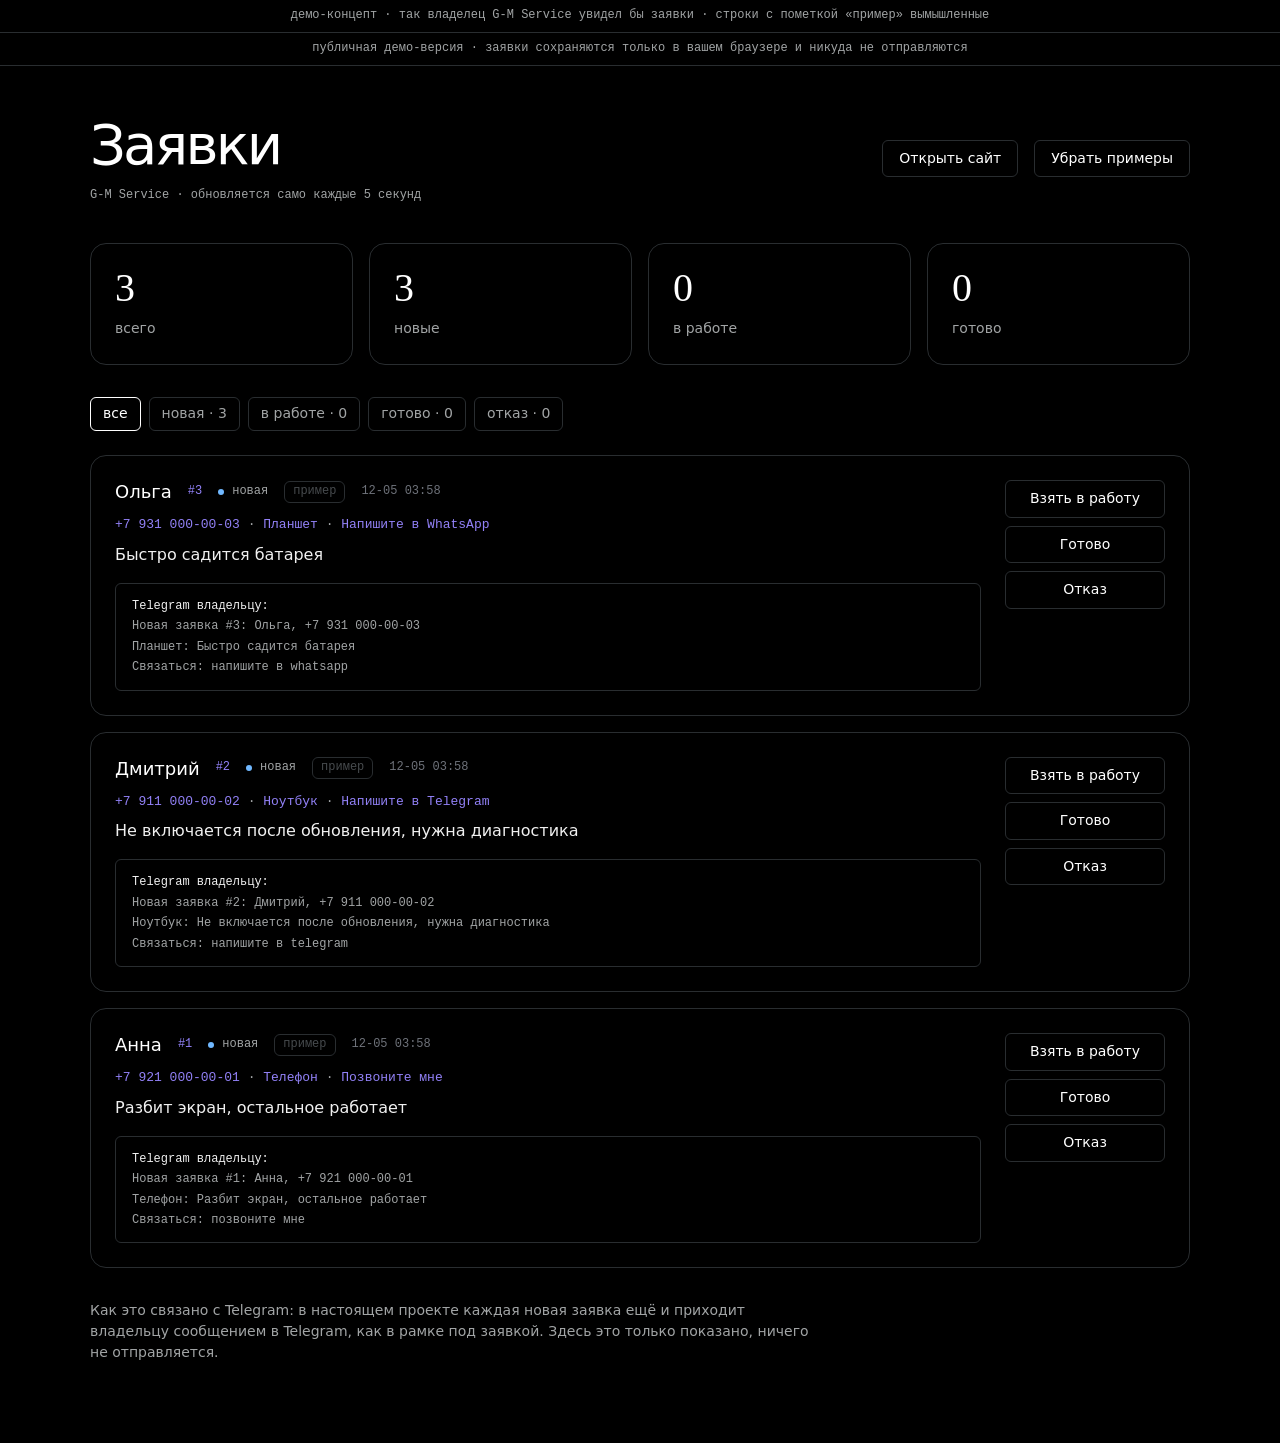
<file: gmservice/admin.html>
<!doctype html>
<html lang="ru">
<head>
<meta charset="utf-8">
<meta name="viewport" content="width=device-width, initial-scale=1">
<meta name="robots" content="noindex">
<title>G-M Service: заявки (демо)</title>
<style>
/* Токены из DESIGN.md: чёрный холст, рамки 1px, радиусы 6 и 16, статусы — точки с подписью */
:root { --void:#000; --line:#292d30; --white:#fff; --bone:#f0f0f0; --ash:#a1a4a5; --iron:#6e727a; --charcoal:#464a4d; --iris:#9281f7; --blue:#70b8ff; --green:#3ad389; --red:#ff9592; --amber:#ffca16;
  --sans:'Inter', ui-sans-serif, system-ui, -apple-system, "Segoe UI", Roboto, sans-serif; --serif:'Playfair Display', Georgia, 'Times New Roman', serif; --mono:'JetBrains Mono', 'Commit Mono', ui-monospace, Consolas, monospace; }
* { box-sizing:border-box; margin:0; }
body { background:var(--void); color:var(--bone); font:400 16px/1.5 var(--sans); -webkit-font-smoothing:antialiased; }
.demo { border-bottom:1px solid var(--line); text-align:center; font:400 12px/1.33 var(--mono); color:var(--ash); padding:8px 12px; }
.wrap { width:min(1100px, 100% - 48px); margin:0 auto; padding:48px 0 80px; }
header { display:flex; align-items:center; gap:16px; flex-wrap:wrap; margin-bottom:40px; }
h1 { font:400 clamp(36px,5vw,56px)/1.1 var(--sans); letter-spacing:-.05em; color:var(--white); margin-right:auto; }
h1 small { display:block; font:400 12px/1.33 var(--mono); letter-spacing:0; color:var(--ash); margin-top:12px; }
.btn { display:inline-block; cursor:pointer; background:transparent; color:var(--white); border:1px solid var(--line); border-radius:6px; padding:8px 16px; font:500 14px/1.4 var(--sans); text-decoration:none; transition:border-color .15s ease-out; }
.btn:hover { border-color:var(--white); }
.stats { display:grid; grid-template-columns:repeat(4,1fr); gap:16px; margin-bottom:32px; }
.stat { border:1px solid var(--line); border-radius:16px; padding:24px; }
.stat b { display:block; font:400 40px/1 var(--serif); color:var(--white); margin-bottom:8px; }
.stat span { color:var(--ash); font-size:14px; }
.filters { display:flex; gap:8px; margin-bottom:24px; flex-wrap:wrap; }
.filters button { cursor:pointer; background:transparent; color:var(--ash); border:1px solid var(--line); border-radius:6px; padding:6px 12px; font:400 14px/1.4 var(--sans); transition:border-color .15s ease-out; }
.filters button:hover { border-color:var(--iron); }
.filters button.on { color:var(--white); border-color:var(--white); }
.lead { border:1px solid var(--line); border-radius:16px; padding:24px; margin-bottom:16px; display:grid; grid-template-columns:1fr auto; gap:24px; }
.lead.fresh { animation:fresh 2.4s ease-out 1; }
@keyframes fresh { from { border-color:var(--white); } to { border-color:var(--line); } }
.top { display:flex; gap:16px; align-items:center; flex-wrap:wrap; }
.top b { font:500 18px/1.3 var(--sans); color:var(--white); }
.id { font:400 12px/1.33 var(--mono); color:var(--iris); }
.st { display:inline-flex; align-items:center; gap:8px; font:400 12px/1.33 var(--mono); color:var(--ash); }
.st::before { content:''; width:6px; height:6px; border-radius:50%; background:var(--c); }
.st-новая { --c:var(--blue); } .st-в { --c:var(--amber); } .st-готово { --c:var(--green); } .st-отказ { --c:var(--red); }
.tag { font:400 12px/1.33 var(--mono); color:var(--charcoal); border:1px solid var(--line); border-radius:6px; padding:2px 8px; }
.when { font:400 12px/1.33 var(--mono); color:var(--iron); }
.meta { font:400 13px/1.5 var(--mono); color:var(--iris); margin:12px 0 8px; }
.meta span { color:var(--ash); }
.txt { margin-bottom:16px; color:var(--bone); }
.tg { border:1px solid var(--line); border-radius:6px; padding:12px 16px; font:400 12px/1.7 var(--mono); color:var(--ash); white-space:pre-line; }
.tg b { color:var(--bone); font-weight:400; }
.act { display:flex; flex-direction:column; gap:8px; min-width:160px; }
.empty { text-align:center; color:var(--ash); padding:64px 16px; border:1px solid var(--line); border-radius:16px; }
.note { color:var(--ash); font-size:14px; margin-top:32px; max-width:720px; }
@media (max-width:760px) { .stats { grid-template-columns:repeat(2,1fr); } .lead { grid-template-columns:1fr; } .act { flex-direction:row; flex-wrap:wrap; } }
</style>
</head>
<body>
<div class="demo">демо-концепт · так владелец G-M Service увидел бы заявки · строки с пометкой «пример» вымышленные</div>
<div class="wrap">
  <header>
    <h1>Заявки<small>G-M Service · обновляется само каждые 5 секунд</small></h1>
    <a class="btn" href="./" target="_blank">Открыть сайт</a>
    <button class="btn" id="clr">Убрать примеры</button>
  </header>
  <div class="stats">
    <div class="stat"><b id="s-all">0</b><span>всего</span></div>
    <div class="stat"><b id="s-new">0</b><span>новые</span></div>
    <div class="stat"><b id="s-work">0</b><span>в работе</span></div>
    <div class="stat"><b id="s-done">0</b><span>готово</span></div>
  </div>
  <div class="filters" id="flt"></div>
  <div id="list"></div>
  <p class="note">Как это связано с Telegram: в настоящем проекте каждая новая заявка ещё и приходит владельцу сообщением в Telegram, как в рамке под заявкой. Здесь это только показано, ничего не отправляется.</p>
</div>
<script src="static-api.js?v=3"></script>
<script>
const $ = s => document.querySelector(s);
const esc = s => String(s).replace(/[&<>"']/g, c => ({'&':'&amp;','<':'&lt;','>':'&gt;','"':'&quot;',"'":'&#39;'}[c]));
let items = [], filter = 'все', known = new Set(), first = true;
const FL = ['все', 'новая', 'в работе', 'готово', 'отказ'];
const cls = s => 'st-' + s.split(' ')[0];
async function api(p, b) { const r = await fetch(p, b ? {method: 'POST', headers: {'Content-Type': 'application/json'}, body: JSON.stringify(b)} : {}); return r.json(); }
function draw() {
  const c = s => items.filter(x => x.status === s).length;
  $('#s-all').textContent = items.length; $('#s-new').textContent = c('новая'); $('#s-work').textContent = c('в работе'); $('#s-done').textContent = c('готово');
  $('#flt').innerHTML = FL.map(f => `<button class="${f === filter ? 'on' : ''}" data-f="${f}">${f}${f === 'все' ? '' : ' · ' + c(f)}</button>`).join('');
  document.querySelectorAll('#flt button').forEach(b => b.onclick = () => { filter = b.dataset.f; draw(); });
  const shown = items.filter(x => filter === 'все' || x.status === filter);
  if (!shown.length) { $('#list').innerHTML = '<div class="empty">Заявок нет. Оставьте тестовую на сайте, она появится здесь.</div>'; return; }
  $('#list').innerHTML = shown.map(x => `
    <div class="lead ${!first && !known.has(x.id) ? 'fresh' : ''}">
      <div>
        <div class="top"><b>${esc(x.name)}</b><span class="id">#${x.id}</span><span class="st ${cls(x.status)}">${esc(x.status)}</span>${x.sample ? '<span class="tag">пример</span>' : ''}<span class="when">${esc(x.at.slice(5, 16))}</span></div>
        <div class="meta">${esc(x.phone)} <span>·</span> ${esc(x.device)} <span>·</span> ${esc(x.contact)}</div>
        <div class="txt">${esc(x.text || '— без описания —')}</div>
        <div class="tg"><b>Telegram владельцу:</b>\nНовая заявка #${x.id}: ${esc(x.name)}, ${esc(x.phone)}\n${esc(x.device)}${x.text ? ': ' + esc(x.text) : ''}\nСвязаться: ${esc(x.contact.toLowerCase())}</div>
      </div>
      <div class="act">${['в работе', 'готово', 'отказ'].filter(s => s !== x.status).map(s => `<button class="btn" data-id="${x.id}" data-s="${s}">${s === 'в работе' ? 'Взять в работу' : s === 'готово' ? 'Готово' : 'Отказ'}</button>`).join('')}</div>
    </div>`).join('');
  document.querySelectorAll('.act button').forEach(b => b.onclick = async () => { await api('api/status', {id: +b.dataset.id, status: b.dataset.s}); load(); });
}
async function load() {
  const d = await api('api/leads'); items = d.items || [];
  draw(); items.forEach(x => known.add(x.id)); first = false;
}
$('#clr').onclick = async () => { await api('api/clear-samples', {}); load(); };
load(); setInterval(load, 5000);
</script>
</body>
</html>
</file>
<file: assets/index-DhYUUbaV.css>
:root{--bg:#080808;--surface:#111;--surface-2:#171717;--text:#e5e7eb;--muted:#969696;--line:#2a2b2e;--line-hi:#4a4c51;--silver:#c9ccd2;--radius:18px;--pad:clamp(20px, 5vw, 64px);--max:1200px;--font:"Inter", "Segoe UI", system-ui, -apple-system, "Helvetica Neue", Arial, sans-serif;--lightningcss-light: ;--lightningcss-dark:initial;color-scheme:dark}*,:before,:after{box-sizing:border-box}html{scroll-behavior:smooth;-webkit-text-size-adjust:100%;scroll-padding-top:84px}body{background:var(--bg);color:var(--text);font-family:var(--font);-webkit-font-smoothing:antialiased;margin:0;line-height:1.6;overflow-x:hidden}body.no-scroll{overflow:hidden}img,video,svg{max-width:100%;display:block}h1,h2,h3,p,ul,ol,dl,dd{margin:0}ul,ol{padding:0;list-style:none}a{color:inherit;text-decoration:none}button{font:inherit;color:inherit;cursor:pointer}:focus-visible{outline:2px solid var(--silver);outline-offset:3px;border-radius:6px}.sr-only{clip:rect(0 0 0 0);white-space:nowrap;width:1px;height:1px;position:absolute;overflow:hidden}.skip{z-index:100;background:var(--text);color:#000;border-radius:8px;padding:8px 14px;position:fixed;top:-60px;left:12px}.skip:focus{top:12px}.eyebrow{letter-spacing:.22em;text-transform:uppercase;color:var(--muted);font-size:12px}h1{letter-spacing:-.035em;font-size:clamp(34px,7vw,84px);font-weight:700;line-height:1.02}h2{letter-spacing:-.03em;font-size:clamp(30px,4.6vw,54px);font-weight:700;line-height:1.08}h3{letter-spacing:-.01em;font-size:20px;font-weight:600}.lead{color:var(--muted);max-width:60ch;font-size:clamp(16px,1.6vw,19px)}.chrome-text,h1 .line>span,h2{background:linear-gradient(#fff 0%,#c4c7cd 45%,#7e8189 100%);color:#0000;-webkit-background-clip:text;background-clip:text}.header{z-index:50;padding:14px var(--pad);border-bottom:1px solid #0000;justify-content:space-between;align-items:center;gap:16px;transition:background .3s,border-color .3s;display:flex;position:fixed;inset:0 0 auto}.header.is-scrolled{border-color:var(--line);background:#080808f0}.brand{letter-spacing:.02em;align-items:center;gap:10px;font-weight:600;display:inline-flex}.brand__mark{color:#080808;background:linear-gradient(135deg,#f1f2f4,#7d8087 55%,#d8dae0);border-radius:9px;place-items:center;width:30px;height:30px;font-size:15px;font-weight:800;display:grid}.nav{gap:4px;display:flex}.nav a{color:var(--muted);border-radius:999px;padding:8px 14px;font-size:14px;transition:color .2s,background .2s}.nav a:hover{color:var(--text);background:var(--surface-2)}.sound-toggle{background:var(--surface);border:1px solid var(--line-hi);color:var(--text);border-radius:999px;align-items:center;gap:8px;padding:8px 14px;font-size:13px;transition:border-color .2s,background .2s;display:inline-flex}.sound-toggle:hover{border-color:var(--silver)}.sound-toggle[aria-pressed=true]{background:var(--surface-2);border-color:var(--silver)}.btn{border:1px solid var(--line-hi);border-radius:999px;justify-content:center;align-items:center;gap:10px;min-height:48px;padding:0 24px;font-size:15px;font-weight:600;transition:transform .2s,box-shadow .25s,background .25s,border-color .25s;display:inline-flex;position:relative;overflow:hidden}.btn:active{transform:scale(.97)}.btn--primary{color:#080808;background:linear-gradient(#f4f5f7,#a9acb3);border-color:#fff;box-shadow:0 0 #e5e7eb00,inset 0 1px #fff}.btn--primary:after{content:"";background:linear-gradient(100deg,#0000 30%,#ffffffb3 50%,#0000 70%);transition:transform .7s;position:absolute;inset:0;transform:translate(-120%)}.btn--primary:hover{transform:translateY(-2px);box-shadow:0 8px 36px -8px #e5e7eb73,inset 0 1px #fff}.btn--primary:hover:after{transform:translate(120%)}.btn--ghost{color:var(--text);background:#ffffff05}.btn--ghost:hover{border-color:var(--silver);background:var(--surface-2);transform:translateY(-2px)}.copy.is-done{color:#b9e8cb;border-color:#8fd3a8;animation:.35s pop}@keyframes pop{50%{transform:scale(1.06)}}.hero{min-height:100svh;padding:120px var(--pad) 90px;align-items:center;display:grid;position:relative;overflow:hidden}.hero:before{content:"";pointer-events:none;background:radial-gradient(at 70% 40%,#c8ccd41a,#0000 60%);height:70%;position:absolute;inset:-20% -10% auto}.hero__grid{opacity:.5;pointer-events:none;background-image:linear-gradient(var(--line) 1px, transparent 1px), linear-gradient(90deg, var(--line) 1px, transparent 1px);background-size:72px 72px;position:absolute;inset:0;-webkit-mask-image:radial-gradient(at 60% 45%,#000 0%,#0000 70%);mask-image:radial-gradient(at 60% 45%,#000 0%,#0000 70%)}.hero__inner{max-width:var(--max);grid-template-columns:1.1fr .9fr;align-items:center;gap:40px;width:100%;margin:0 auto;display:grid;position:relative}.hero__eyebrow{margin-bottom:22px;animation:.8s both rise}.line{padding-bottom:.08em;display:block;overflow:hidden}.line>span{animation:1s cubic-bezier(.2,.8,.2,1) both slide-up;display:inline-block}.hero__sub{color:var(--muted);max-width:52ch;margin:26px 0 22px;font-size:clamp(16px,1.7vw,20px);animation:.9s .5s both rise}.chips{flex-wrap:wrap;gap:8px;margin-bottom:32px;animation:.9s .62s both rise;display:flex}.chips li{border:1px solid var(--line-hi);color:var(--silver);background:#ffffff05;border-radius:999px;padding:6px 14px;font-size:13px}.hero__cta{flex-wrap:wrap;gap:12px;animation:.9s .74s both rise;display:flex}.hero__art{place-items:center;animation:1.4s .3s both fade;display:grid}.knot-wrap{aspect-ratio:1;filter:drop-shadow(0 30px 50px #000c);width:min(100%,520px);animation:9s ease-in-out infinite float}.knot{width:100%;height:100%;overflow:visible}.knot__rings{transform-origin:50%;animation:14s ease-in-out infinite sway}.scroll-hint{letter-spacing:.3em;text-transform:uppercase;color:var(--muted);flex-direction:column;align-items:center;gap:10px;font-size:11px;display:flex;position:absolute;bottom:26px;left:50%;transform:translate(-50%)}.scroll-hint__line{background:linear-gradient(var(--silver), transparent);transform-origin:top;width:1px;height:38px;animation:2.4s ease-in-out infinite scan}@keyframes slide-up{0%{transform:translateY(110%)}to{transform:none}}@keyframes rise{0%{opacity:0;transform:translateY(18px)}to{opacity:1;transform:none}}@keyframes fade{0%{opacity:0;transform:scale(.94)}to{opacity:1;transform:none}}@keyframes float{50%{transform:translateY(-12px)}}@keyframes sway{0%,to{transform:rotate(-3deg)}50%{transform:rotate(3deg)}}@keyframes scan{0%{transform:scaleY(0)}50%{transform:scaleY(1)}to{opacity:0;transform:scaleY(1)}}.section{max-width:var(--max);padding:clamp(72px, 11vw, 140px) var(--pad);margin:0 auto}.section-head{gap:14px;margin-bottom:clamp(36px,5vw,64px);display:grid}.reveal{opacity:0;transition:opacity .8s cubic-bezier(.2,.8,.2,1),transform .8s cubic-bezier(.2,.8,.2,1);transform:translateY(28px)}.reveal.is-in{opacity:1;transform:none}.cards{grid-template-columns:repeat(auto-fit,minmax(min(100%,340px),1fr));gap:24px;display:grid}.card-wrap--featured{grid-column:1/-1}.card{background:linear-gradient(180deg, var(--surface-2), var(--surface));border:1px solid var(--line);border-radius:var(--radius);height:100%;transition:border-color .3s,transform .3s,box-shadow .3s;display:grid;overflow:hidden}.card:hover{border-color:var(--line-hi);transform:translateY(-4px);box-shadow:0 24px 60px -30px #000000e6,0 0 0 1px #ffffff08}.card-wrap--featured .card{grid-template-columns:1.2fr 1fr}.card__media{aspect-ratio:16/10;background:#0c0c0c;border:0;padding:0;position:relative;overflow:hidden}.cover{object-fit:cover;width:100%;height:100%;transition:transform .6s}.card:hover .cover{transform:scale(1.04)}.cover--empty{text-align:center;aspect-ratio:16/10;background-blend-mode:normal;background:radial-gradient(circle at 30% 20%,#26272a,#0b0b0c 70%),#0c0c0c;place-content:center;gap:6px;display:grid}.cover--empty span{background:linear-gradient(#fff,#6c6f76);color:#0000;-webkit-background-clip:text;background-clip:text;font-size:clamp(64px,12vw,120px);font-weight:800;line-height:1}.cover--empty small{color:var(--muted);letter-spacing:.14em;text-transform:uppercase;font-size:11px}.card__play{border:1px solid var(--line-hi);background:#080808b3;border-radius:50%;place-items:center;width:46px;height:46px;display:grid;position:absolute;bottom:16px;right:16px}.card__body{flex-direction:column;gap:12px;padding:clamp(20px,3vw,32px);display:flex}.card__meta{letter-spacing:.14em;text-transform:uppercase;color:var(--muted);align-items:center;gap:10px;font-size:12px;display:flex}.badge{border:1px solid var(--line-hi);color:var(--silver);letter-spacing:.08em;border-radius:999px;padding:3px 10px}.card__body p{color:var(--muted)}.tags{flex-wrap:wrap;gap:8px;display:flex}.tags li{color:var(--silver);border:1px solid var(--line);background:#1d1e20;border-radius:8px;padding:4px 12px;font-size:12px}.link-btn{color:var(--text);border:0;border-bottom:1px solid var(--line-hi);background:0 0;align-self:flex-start;align-items:center;gap:6px;margin-top:auto;padding:8px 0;font-weight:600;transition:border-color .2s,gap .2s;display:inline-flex}.link-btn:hover{border-color:var(--text);gap:10px}.modal{border:1px solid var(--line-hi);background:var(--surface);width:min(920px,100vw - 24px);max-height:calc(100svh - 24px);color:var(--text);border-radius:22px;padding:0;overflow:hidden}.modal[open]{animation:.35s cubic-bezier(.2,.8,.2,1) modal-in}.modal::backdrop{background:#000000db;animation:.25s fade-bg}.modal__inner{max-height:calc(100svh - 24px);position:relative;overflow-y:auto}.modal__close{z-index:2;border:1px solid var(--line-hi);background:#080808e6;border-radius:50%;place-items:center;width:40px;height:40px;display:grid;position:absolute;top:14px;right:14px}.modal__close:hover{border-color:var(--silver)}.modal__media{position:relative}.modal__media .cover{aspect-ratio:16/10;object-fit:cover;width:100%}.modal__video{aspect-ratio:16/9;object-fit:contain;background:#000;width:100%}.modal__play{border:1px solid var(--silver);white-space:nowrap;background:#080808d9;border-radius:999px;align-items:center;gap:10px;padding:12px 22px;font-weight:600;display:inline-flex;position:absolute;bottom:20px;left:50%;transform:translate(-50%)}.modal__body{gap:16px;padding:clamp(22px,4vw,40px);display:grid}.modal__body p{color:var(--muted)}.note{border:1px solid var(--line-hi);border-left:3px solid var(--silver);background:#151618;border-radius:10px;padding:12px 16px;color:var(--silver)!important}.modal__links{flex-wrap:wrap;gap:12px;display:flex}@keyframes modal-in{0%{opacity:0;transform:translateY(18px)scale(.98)}to{opacity:1;transform:none}}@keyframes fade-bg{0%{opacity:0}}.grid-3{grid-template-columns:repeat(auto-fit,minmax(min(100%,300px),1fr));gap:20px;display:grid}.tile{border-radius:var(--radius);background:var(--surface);border:1px solid var(--line);align-content:start;gap:12px;height:100%;padding:28px;transition:border-color .3s,transform .3s,background .3s;display:grid;position:relative;overflow:hidden}.tile:before{content:"";background:linear-gradient(90deg, transparent, var(--silver), transparent);opacity:0;height:1px;transition:opacity .3s;position:absolute;inset:0 0 auto}.tile:hover,.tile:focus-visible{border-color:var(--line-hi);background:var(--surface-2);transform:translateY(-3px)}.tile:hover:before,.tile:focus-visible:before{opacity:.8}.tile__icon{border:1px solid var(--line-hi);width:46px;height:46px;color:var(--silver);background:linear-gradient(135deg,#26272a,#121213);border-radius:12px;place-items:center;display:grid}.tile p{color:var(--muted);font-size:15px}.steps{border-top:1px solid var(--line);gap:0;display:grid}.step{border-bottom:1px solid var(--line);grid-template-columns:90px 1fr;align-items:baseline;gap:20px;padding:28px 0;display:grid}.step__n{letter-spacing:-.03em;background:linear-gradient(#e5e7eb,#4b4d52);color:#0000;-webkit-background-clip:text;background-clip:text;font-size:clamp(30px,4vw,44px);font-weight:700}.step p{color:var(--muted);max-width:60ch;margin-top:6px}.about{grid-template-columns:1.4fr 1fr;align-items:start;gap:clamp(28px,6vw,80px);display:grid}.about__text{color:var(--muted);gap:18px;font-size:clamp(16px,1.6vw,18px);display:grid}.facts{border:1px solid var(--line);border-radius:var(--radius);background:var(--surface);display:grid;overflow:hidden}.facts>div{border-bottom:1px solid var(--line);padding:20px 24px}.facts>div:last-child{border-bottom:0}.facts dt{letter-spacing:.16em;text-transform:uppercase;color:var(--muted);margin-bottom:4px;font-size:12px}.facts dd{color:var(--text)}.contact__box{text-align:center;padding:clamp(40px, 8vw, 96px) var(--pad);border:1px solid var(--line-hi);background:radial-gradient(ellipse at 50% 0%, #1f2022, var(--surface) 65%);border-radius:28px;justify-items:center;gap:20px;display:grid;position:relative;overflow:hidden}.contact__box:after{content:"";pointer-events:none;background:linear-gradient(115deg,#0000 40%,#ffffff0d 50%,#0000 60%) 0 0/250% 100%;animation:9s ease-in-out infinite sheen;position:absolute;inset:0}.contact__actions{flex-wrap:wrap;justify-content:center;gap:12px;margin-top:8px;display:flex}@keyframes sheen{0%{background-position:120% 0}60%,to{background-position:-120% 0}}.footer{border-top:1px solid var(--line);padding:36px var(--pad)}.footer__inner{max-width:var(--max);flex-wrap:wrap;justify-content:space-between;align-items:center;gap:18px;margin:0 auto;display:flex}.footer nav{flex-wrap:wrap;gap:6px 20px;display:flex}.footer nav a{color:var(--muted);font-size:14px}.footer nav a:hover{color:var(--text)}.footer small{color:var(--muted)}@media (width<=900px){.nav{display:none}.hero{padding-top:104px}.hero__inner{grid-template-columns:minmax(0,1fr);gap:12px}.hero__copy{min-width:0}.hero__art{order:-1}.knot-wrap{width:min(70vw,320px)}.card-wrap--featured .card,.about{grid-template-columns:1fr}}@media (width<=520px){.btn{width:100%}.hero__cta,.contact__actions{flex-direction:column;align-items:stretch;width:100%}.step{grid-template-columns:56px 1fr;gap:12px}.sound-toggle span{font-size:12px}.scroll-hint{display:none}}@media (prefers-reduced-motion:reduce){html{scroll-behavior:auto}*,:before,:after{transition-duration:.001ms!important;animation-duration:.001ms!important;animation-iteration-count:1!important}.reveal{opacity:1;transform:none}}.btn--sm{min-height:42px;padding:0 18px;font-size:14px}.card__actions{flex-wrap:wrap;align-items:center;gap:10px 12px;margin-top:auto;padding-top:6px;display:flex}.card__actions .link-btn{margin-top:0;margin-left:auto}.case-block{border-top:1px solid var(--line);gap:10px;padding-top:22px;display:grid}.case-block h4{letter-spacing:.18em;text-transform:uppercase;color:var(--silver);margin:0;font-size:12px;font-weight:600}.feature-list{gap:10px;display:grid}.feature-list li{color:var(--muted);padding-left:22px;position:relative}.feature-list li:before{content:"";background:var(--silver);width:8px;height:1px;position:absolute;top:.7em;left:2px}.gallery{grid-template-columns:repeat(auto-fill,minmax(min(100%,260px),1fr));gap:14px;display:grid}.gallery figure{gap:8px;margin:0;display:grid}.gallery button{border:1px solid var(--line);background:#0c0c0c;border-radius:12px;padding:0;transition:border-color .2s,transform .2s;overflow:hidden}.gallery button:hover{border-color:var(--silver);transform:translateY(-2px)}.gallery img{aspect-ratio:16/10;object-fit:cover;width:100%}.gallery figcaption{color:var(--muted);font-size:13px}.lightbox{border:1px solid var(--line-hi);width:min(1200px,96vw);max-height:96svh;color:var(--text);text-align:center;background:#0b0b0b;border-radius:16px;padding:12px}.lightbox::backdrop{background:#000000e0}.lightbox img{object-fit:contain;border-radius:10px;width:100%;max-height:80svh}.lightbox p{color:var(--muted);margin-top:10px;font-size:14px}@media (width<=520px){.card__actions .btn{width:100%}.card__actions .link-btn{margin-left:0}}.showreel{padding-bottom:clamp(24px,4vw,48px)}.showreel__video{aspect-ratio:16/9;border-radius:var(--radius);border:1px solid var(--line-hi);background:#000;width:100%;display:block;box-shadow:0 30px 80px #0000008c}.showreel__note{color:var(--muted);max-width:70ch;margin-top:14px;font-size:13px}.showreel__item--next{margin-top:clamp(40px,6vw,72px)}.showreel__note a{color:inherit;text-underline-offset:3px;text-decoration:underline}.card__play{color:#fff;letter-spacing:.02em;pointer-events:none;white-space:nowrap;background:#000000b8;border:1px solid #ffffff40;border-radius:99px;align-items:center;gap:8px;width:max-content;height:auto;padding:9px 16px 9px 12px;font-size:13px;font-weight:600;display:inline-flex;position:absolute;inset:auto auto 14px 14px}.card__play svg{flex:none}
</file>
<file: demos/_shared/bot.css>
/* Стили демо-бота. Тема задаётся переменными на .bd (по умолчанию светлая). */
.bd {
  --bd-accent: #2b7cff; --bd-on: #fff;
  --bd-ink: #17212b; --bd-muted: #7a8794; --bd-line: #e3e8ee;
  --bd-bg: #dfe6ee; --bd-head: #fff; --bd-bubble: #fff; --bd-bubble-ink: #17212b;
  --bd-key: rgba(255,255,255,.88); --bd-key-ink: #17212b; --bd-key-hover: #fff;
  --bd-form: #fff; --bd-input: #fff; --bd-input-ink: #17212b; --bd-input-line: #d5dce4;
  --bd-admin: #fff; --bd-admin-ink: #17212b; --bd-soft: #f4f6f9; --bd-frame: #1c1c1e;
  --bd-tab: rgba(255,255,255,.7); --bd-tab-ink: #17212b; --bd-tab-line: rgba(128,128,128,.35);
  max-width: 420px; margin: 0 auto; font: 15px/1.4 system-ui, -apple-system, "Segoe UI", sans-serif; color: var(--bd-ink);
}
.bd * { box-sizing: border-box; }
.bd-tabs { display: flex; gap: 6px; margin-bottom: 10px; }
.bd-tabs button { flex: 1; padding: 9px 10px; border: 1px solid var(--bd-tab-line); background: var(--bd-tab); border-radius: 10px; font: inherit; font-size: 13px; cursor: pointer; color: var(--bd-tab-ink); }
.bd-tabs button.on { background: var(--bd-accent); color: var(--bd-on); border-color: transparent; }
.bd-badge { display: inline-block; min-width: 18px; padding: 0 5px; margin-left: 4px; border-radius: 9px; background: rgba(0,0,0,.18); font-size: 12px; }
.bd-badge.pulse { animation: bdp .6s 2; }
@keyframes bdp { 50% { transform: scale(1.5); } }
.bd-phone { display: flex; flex-direction: column; height: 560px; border-radius: 22px; overflow: hidden; background: var(--bd-bg); box-shadow: 0 18px 50px rgba(0,0,0,.35); border: 6px solid var(--bd-frame); }
.bd-phone[hidden], .bd-admin[hidden], .bd-form[hidden] { display: none; }
.bd-head { display: flex; align-items: center; gap: 10px; padding: 10px 12px; background: var(--bd-head); color: var(--bd-ink); border-bottom: 1px solid var(--bd-line); }
.bd-head small { display: block; color: var(--bd-muted); font-size: 12px; }
.bd-ava { width: 38px; height: 38px; border-radius: 50%; display: grid; place-items: center; background: var(--bd-accent); color: var(--bd-on); font-weight: 700; }
.bd-msgs { flex: 1; overflow-y: auto; padding: 12px; display: flex; flex-direction: column; gap: 6px; scroll-behavior: smooth; }
.bd-m { max-width: 82%; padding: 8px 11px; border-radius: 14px; animation: bdin .2s ease; word-wrap: break-word; }
.bd-m.bot { background: var(--bd-bubble); color: var(--bd-bubble-ink); align-self: flex-start; border-bottom-left-radius: 4px; }
.bd-m.me { background: var(--bd-accent); color: var(--bd-on); align-self: flex-end; border-bottom-right-radius: 4px; }
.bd-m small { opacity: .7; }
@keyframes bdin { from { opacity: 0; transform: translateY(6px); } }
.bd-kb { padding: 6px 8px 8px; display: flex; flex-direction: column; gap: 5px; max-height: 45%; overflow-y: auto; }
.bd-row { display: flex; gap: 5px; }
.bd-row button { flex: 1; padding: 9px 6px; border: 0; border-radius: 9px; background: var(--bd-key); color: var(--bd-key-ink); font: inherit; font-size: 14px; cursor: pointer; box-shadow: 0 1px 1px rgba(0,0,0,.12); }
.bd-row button:hover:not(:disabled) { background: var(--bd-key-hover); }
.bd-row button:disabled { opacity: .45; cursor: default; text-decoration: line-through; }
.bd-form { display: flex; gap: 6px; padding: 8px; background: var(--bd-form); }
.bd-form input { flex: 1; padding: 10px 12px; border: 1px solid var(--bd-input-line); background: var(--bd-input); color: var(--bd-input-ink); border-radius: 18px; font: inherit; }
.bd-form button { width: 40px; border: 0; border-radius: 50%; background: var(--bd-accent); color: var(--bd-on); cursor: pointer; font-size: 16px; }
.bd-admin { height: 560px; overflow: auto; padding: 18px; border-radius: 18px; background: var(--bd-admin); color: var(--bd-admin-ink); box-shadow: 0 18px 50px rgba(0,0,0,.3); border: 1px solid var(--bd-line); }
.bd-admin h4 { margin: 0 0 12px; font-size: 17px; }
.bd-admin table { width: 100%; border-collapse: collapse; font-size: 13px; }
.bd-admin th, .bd-admin td { text-align: left; padding: 8px 6px; border-bottom: 1px solid var(--bd-line); }
.bd-admin th { color: var(--bd-muted); font-weight: 500; }
.bd-st { padding: 2px 8px; border-radius: 10px; background: var(--bd-accent); color: var(--bd-on); font-size: 12px; }
.bd-empty, .bd-hint { color: var(--bd-muted); font-size: 13px; }
.bd-hint { margin-top: 16px; padding: 10px 12px; background: var(--bd-soft); border-radius: 10px; }
</file>
<file: demos/perfume/style.css>
:root {
  --bgc: #150b1d;
  --ink: #f6eee6;
  --muted: #b9a9bd;
  --gold: #e3c07a;
  --serif: Georgia, "Palatino Linotype", "Times New Roman", serif;
  --sans: "Segoe UI", system-ui, -apple-system, Roboto, sans-serif;
}
* { box-sizing: border-box; }
html { scroll-behavior: auto; }
body {
  margin: 0; background: var(--bgc); color: var(--ink); font-family: var(--sans);
  -webkit-font-smoothing: antialiased; overflow-x: hidden;
}
#gl { position: fixed; inset: 0; width: 100vw; height: 100vh; display: block; z-index: 0; }

.top {
  position: fixed; z-index: 5; top: 0; left: 0; right: 0; display: flex; justify-content: space-between; align-items: center;
  padding: 18px max(16px, 3vw); pointer-events: none;
}
.brand { pointer-events: auto; font-family: var(--serif); letter-spacing: .42em; font-size: 15px; color: var(--ink); text-decoration: none; }
.pill {
  font-size: 11px; letter-spacing: .04em; color: var(--ink); padding: 6px 12px; border-radius: 99px;
  background: rgba(60, 40, 70, .75); border: 1px solid rgba(255, 255, 255, .16);
}

.dots { position: fixed; z-index: 5; right: max(14px, 2vw); top: 50%; transform: translateY(-50%); display: flex; flex-direction: column; gap: 14px; }
.dots button {
  width: 10px; height: 10px; border-radius: 50%; border: 1px solid var(--gold); background: transparent; padding: 0; cursor: pointer;
  transition: background .3s, transform .3s;
}
.dots button.on { background: var(--gold); transform: scale(1.35); }

main { position: relative; z-index: 2; }
.screen {
  min-height: 100vh; display: flex; align-items: center; padding: 90px max(24px, 7vw) 60px; position: relative;
  --v: 0;
}
.screen .copy {
  max-width: 460px; opacity: var(--v); transform: translateY(calc((1 - var(--v)) * 34px));
}
.screen.right { justify-content: flex-end; }
.screen.center { justify-content: center; text-align: center; }
.screen.center .copy { max-width: 640px; }

.eyebrow { margin: 0 0 14px; color: var(--gold); font-size: 12px; letter-spacing: .28em; text-transform: uppercase; }
h1, h2 { font-family: var(--serif); font-weight: 400; line-height: 1.05; margin: 0 0 18px; letter-spacing: .01em; }
h1 { font-size: clamp(40px, 6.2vw, 84px); }
h2 { font-size: clamp(32px, 4.4vw, 58px); }
p { line-height: 1.6; color: var(--muted); margin: 0 0 14px; font-size: 16px; }
.lead { font-size: 18px; color: #d9cadd; }

.hero .copy { align-self: center; }
.scroll-hint {
  position: absolute; left: 50%; bottom: 26px; transform: translateX(-50%); font-size: 11px; letter-spacing: .3em; text-transform: uppercase;
  color: var(--muted); display: flex; flex-direction: column; align-items: center; gap: 10px;
}
.scroll-hint i { width: 1px; height: 38px; background: linear-gradient(var(--gold), transparent); animation: drip 1.8s ease-in-out infinite; transform-origin: top; }
@keyframes drip { 0% { transform: scaleY(0); } 60% { transform: scaleY(1); } 100% { transform: scaleY(1); opacity: 0; } }

.notes { list-style: none; padding: 0; margin: 22px 0 0; display: grid; gap: 14px; }
.notes li { padding: 14px 0; border-top: 1px solid rgba(255, 255, 255, .14); color: var(--ink); font-family: var(--serif); font-size: 20px; }
.notes b { display: block; font-family: var(--sans); font-weight: 500; font-size: 11px; letter-spacing: .26em; text-transform: uppercase; color: var(--gold); margin-bottom: 4px; }

.cta a {
  display: inline-block; padding: 14px 26px; border-radius: 99px; background: var(--gold); color: #2a1a10; text-decoration: none; font-weight: 600;
  letter-spacing: .04em; transition: transform .2s, box-shadow .2s;
}
.cta a:hover { transform: translateY(-2px); box-shadow: 0 10px 28px rgba(227, 192, 122, .35); }
.fine { font-size: 12px; opacity: .8; margin-top: 18px; }
.end { padding-bottom: 14vh; }

.tag {
  position: fixed; z-index: 4; left: 0; top: 0; opacity: 0; pointer-events: none; font-size: 13px; letter-spacing: .06em; color: var(--ink);
  padding: 6px 10px 6px 14px; border-left: 1px solid var(--gold); background: linear-gradient(90deg, rgba(0, 0, 0, .35), transparent);
  white-space: nowrap; will-change: transform, opacity;
}

.fallback { display: none; position: relative; z-index: 6; margin: 0; padding: 14px 24px; background: #2a1a10; color: #f6eee6; text-align: center; }
.no-gl .gl-msg { display: block; }
.no-gl #gl { display: none; }
.no-gl .screen .copy { opacity: 1; transform: none; }
.no-gl .tag, .no-gl .dots { display: none; }

@media (max-width: 760px) {
  .pill { display: none; }
  .screen, .screen.right { justify-content: flex-start; align-items: flex-end; padding-bottom: 12vh; }
  .screen.center { justify-content: center; }
  .screen .copy { max-width: 100%; }
  .dots { right: 8px; gap: 10px; }
  p { font-size: 15px; }
  .tag { font-size: 11px; }
}
@media (prefers-reduced-motion: reduce) {
  .scroll-hint i { animation: none; }
  .screen .copy { transform: none; }
}

.sound {
  position: fixed; z-index: 5; left: max(16px, 3vw); bottom: 20px; display: inline-flex; align-items: center; gap: 10px; cursor: pointer;
  padding: 9px 16px 9px 12px; border-radius: 99px; border: 1px solid rgba(255, 255, 255, .2); background: rgba(40, 26, 50, .8); color: var(--ink);
  font: 500 12px var(--sans); letter-spacing: .08em; text-transform: uppercase;
}
.sound i { width: 14px; height: 12px; background: linear-gradient(90deg, var(--muted) 0 3px, transparent 3px 5px, var(--muted) 5px 8px, transparent 8px 10px, var(--muted) 10px 13px); opacity: .6; clip-path: polygon(0 60%, 0 40%, 25% 40%, 25% 0, 40% 0, 40% 100%, 25% 100%, 25% 60%); background: var(--muted); }
.sound.on i { background: var(--gold); opacity: 1; animation: eq 1s ease-in-out infinite alternate; }
.sound:hover { border-color: var(--gold); }
@keyframes eq { to { transform: scaleY(.6); } }
.no-gl .sound { display: none; }
.capture .scroll-hint i { animation: none; }

.screen.low { align-items: flex-end; padding-bottom: 8vh; }
.screen.end .copy { max-width: 520px; }
.capture .sound { display: none; }
.notext .screen .copy, .notext .scroll-hint, .notext .tag { visibility: hidden; }
</file>
